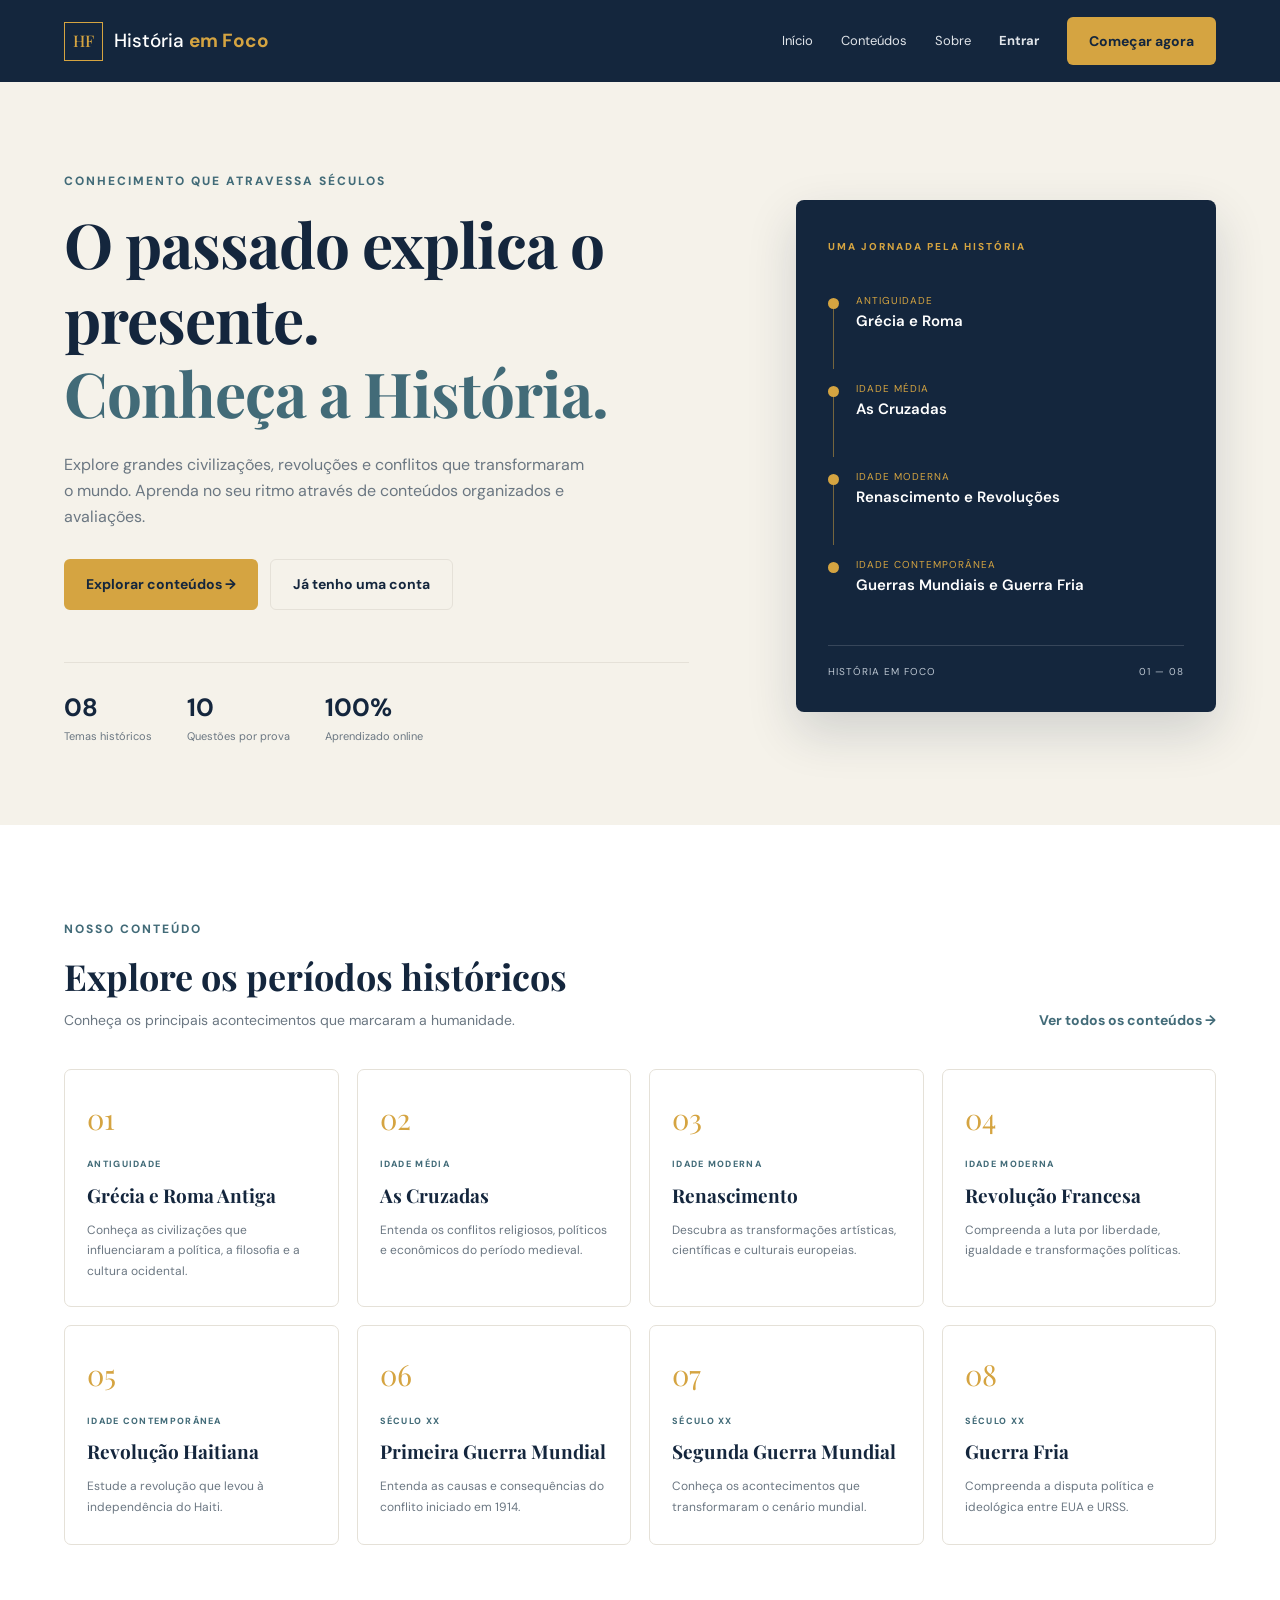
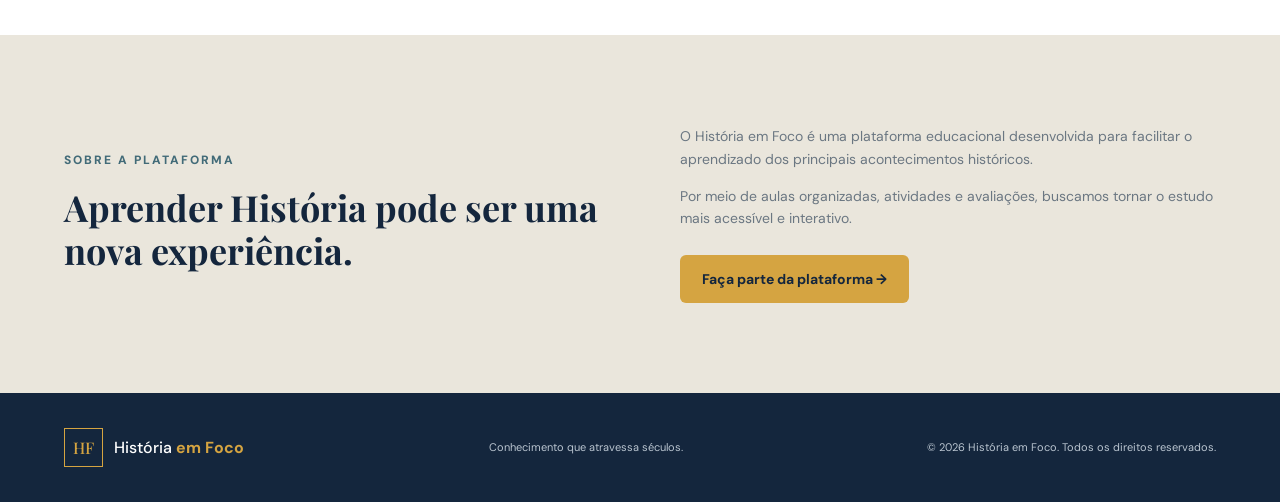
<file: index.html>
<!DOCTYPE html>
<html lang="pt-BR">

<head>
    <meta charset="UTF-8">
    <meta name="viewport" content="width=device-width, initial-scale=1.0">
    <meta name="description" content="História em Foco: uma plataforma para aprender sobre os principais acontecimentos históricos.">

    <title>História em Foco | Aprenda História</title>

    <link rel="stylesheet" href="assets/css/global.css">
    <link rel="stylesheet" href="assets/css/home.css">

    <script src="assets/js/main.js" defer></script>
</head>

<body>

    <header class="site-header">
        <div class="container header-content">

            <a href="index.html" class="logo">
                <span class="logo-icon">HF</span>
                <span>História <strong>em Foco</strong></span>
            </a>

            <button class="menu-toggle" id="menu-toggle" aria-label="Abrir menu" aria-expanded="false">
                ☰
            </button>

            <nav class="navigation" id="navigation">
                <a href="#inicio">Início</a>
                <a href="#conteudos">Conteúdos</a>
                <a href="#sobre">Sobre</a>
                <a href="pages/login.php" class="nav-login">Entrar</a>
                <a href="pages/cadastro.php" class="button button-primary">Começar agora</a>
            </nav>

        </div>
    </header>

    <main>

        <section class="hero" id="inicio">
            <div class="container hero-content">

                <div class="hero-text">
                    <span class="eyebrow">CONHECIMENTO QUE ATRAVESSA SÉCULOS</span>

                    <h1>
                        O passado explica o presente.
                        <span>Conheça a História.</span>
                    </h1>

                    <p>
                        Explore grandes civilizações, revoluções e conflitos
                        que transformaram o mundo. Aprenda no seu ritmo
                        através de conteúdos organizados e avaliações.
                    </p>

                    <div class="hero-buttons">
                        <a href="#conteudos" class="button button-primary">
                            Explorar conteúdos →
                        </a>

                        <a href="pages/login.html" class="button button-outline">
                            Já tenho uma conta
                        </a>
                    </div>

                    <div class="hero-information">
                        <div>
                            <strong>08</strong>
                            <span>Temas históricos</span>
                        </div>

                        <div>
                            <strong>10</strong>
                            <span>Questões por prova</span>
                        </div>

                        <div>
                            <strong>100%</strong>
                            <span>Aprendizado online</span>
                        </div>
                    </div>
                </div>

                <div class="hero-visual">
                    <div class="history-card">

                        <span class="history-card-label">UMA JORNADA PELA HISTÓRIA</span>

                        <div class="timeline">

                            <div class="timeline-item">
                                <span class="timeline-dot"></span>
                                <div>
                                    <small>ANTIGUIDADE</small>
                                    <strong>Grécia e Roma</strong>
                                </div>
                            </div>

                            <div class="timeline-item">
                                <span class="timeline-dot"></span>
                                <div>
                                    <small>IDADE MÉDIA</small>
                                    <strong>As Cruzadas</strong>
                                </div>
                            </div>

                            <div class="timeline-item">
                                <span class="timeline-dot"></span>
                                <div>
                                    <small>IDADE MODERNA</small>
                                    <strong>Renascimento e Revoluções</strong>
                                </div>
                            </div>

                            <div class="timeline-item">
                                <span class="timeline-dot"></span>
                                <div>
                                    <small>IDADE CONTEMPORÂNEA</small>
                                    <strong>Guerras Mundiais e Guerra Fria</strong>
                                </div>
                            </div>

                        </div>

                        <div class="history-card-footer">
                            <span>HISTÓRIA EM FOCO</span>
                            <span>01 — 08</span>
                        </div>

                    </div>
                </div>

            </div>
        </section>

        <section class="topics section-padding" id="conteudos">
            <div class="container">

                <div class="section-heading">
                    <div>
                        <span class="eyebrow">NOSSO CONTEÚDO</span>
                        <h2>Explore os períodos históricos</h2>
                        <p>Conheça os principais acontecimentos que marcaram a humanidade.</p>
                    </div>

                    <a href="pages/cursos.html" class="text-link">
                        Ver todos os conteúdos →
                    </a>
                </div>

                <div class="topics-grid">

                    <article class="topic-card">
                        <span class="topic-number">01</span>
                        <span class="topic-period">ANTIGUIDADE</span>
                        <h3>Grécia e Roma Antiga</h3>
                        <p>Conheça as civilizações que influenciaram a política, a filosofia e a cultura ocidental.</p>
                    </article>

                    <article class="topic-card">
                        <span class="topic-number">02</span>
                        <span class="topic-period">IDADE MÉDIA</span>
                        <h3>As Cruzadas</h3>
                        <p>Entenda os conflitos religiosos, políticos e econômicos do período medieval.</p>
                    </article>

                    <article class="topic-card">
                        <span class="topic-number">03</span>
                        <span class="topic-period">IDADE MODERNA</span>
                        <h3>Renascimento</h3>
                        <p>Descubra as transformações artísticas, científicas e culturais europeias.</p>
                    </article>

                    <article class="topic-card">
                        <span class="topic-number">04</span>
                        <span class="topic-period">IDADE MODERNA</span>
                        <h3>Revolução Francesa</h3>
                        <p>Compreenda a luta por liberdade, igualdade e transformações políticas.</p>
                    </article>

                    <article class="topic-card">
                        <span class="topic-number">05</span>
                        <span class="topic-period">IDADE CONTEMPORÂNEA</span>
                        <h3>Revolução Haitiana</h3>
                        <p>Estude a revolução que levou à independência do Haiti.</p>
                    </article>

                    <article class="topic-card">
                        <span class="topic-number">06</span>
                        <span class="topic-period">SÉCULO XX</span>
                        <h3>Primeira Guerra Mundial</h3>
                        <p>Entenda as causas e consequências do conflito iniciado em 1914.</p>
                    </article>

                    <article class="topic-card">
                        <span class="topic-number">07</span>
                        <span class="topic-period">SÉCULO XX</span>
                        <h3>Segunda Guerra Mundial</h3>
                        <p>Conheça os acontecimentos que transformaram o cenário mundial.</p>
                    </article>

                    <article class="topic-card">
                        <span class="topic-number">08</span>
                        <span class="topic-period">SÉCULO XX</span>
                        <h3>Guerra Fria</h3>
                        <p>Compreenda a disputa política e ideológica entre EUA e URSS.</p>
                    </article>

                </div>

            </div>
        </section>

        <section class="about section-padding" id="sobre">
            <div class="container about-content">

                <div>
                    <span class="eyebrow">SOBRE A PLATAFORMA</span>
                    <h2>Aprender História pode ser uma nova experiência.</h2>
                </div>

                <div>
                    <p>
                        O História em Foco é uma plataforma educacional
                        desenvolvida para facilitar o aprendizado dos
                        principais acontecimentos históricos.
                    </p>

                    <p>
                        Por meio de aulas organizadas, atividades e
                        avaliações, buscamos tornar o estudo mais
                        acessível e interativo.
                    </p>

                    <a href="pages/cadastro.html" class="button button-primary">
                        Faça parte da plataforma →
                    </a>
                </div>

            </div>
        </section>

    </main>

    <footer class="site-footer">
        <div class="container footer-content">

            <a href="index.html" class="logo footer-logo">
                <span class="logo-icon">HF</span>
                <span>História <strong>em Foco</strong></span>
            </a>

            <p>Conhecimento que atravessa séculos.</p>

            <span>© <span id="current-year"></span> História em Foco. Todos os direitos reservados.</span>

        </div>
    </footer>

</body>
</html>
</file>
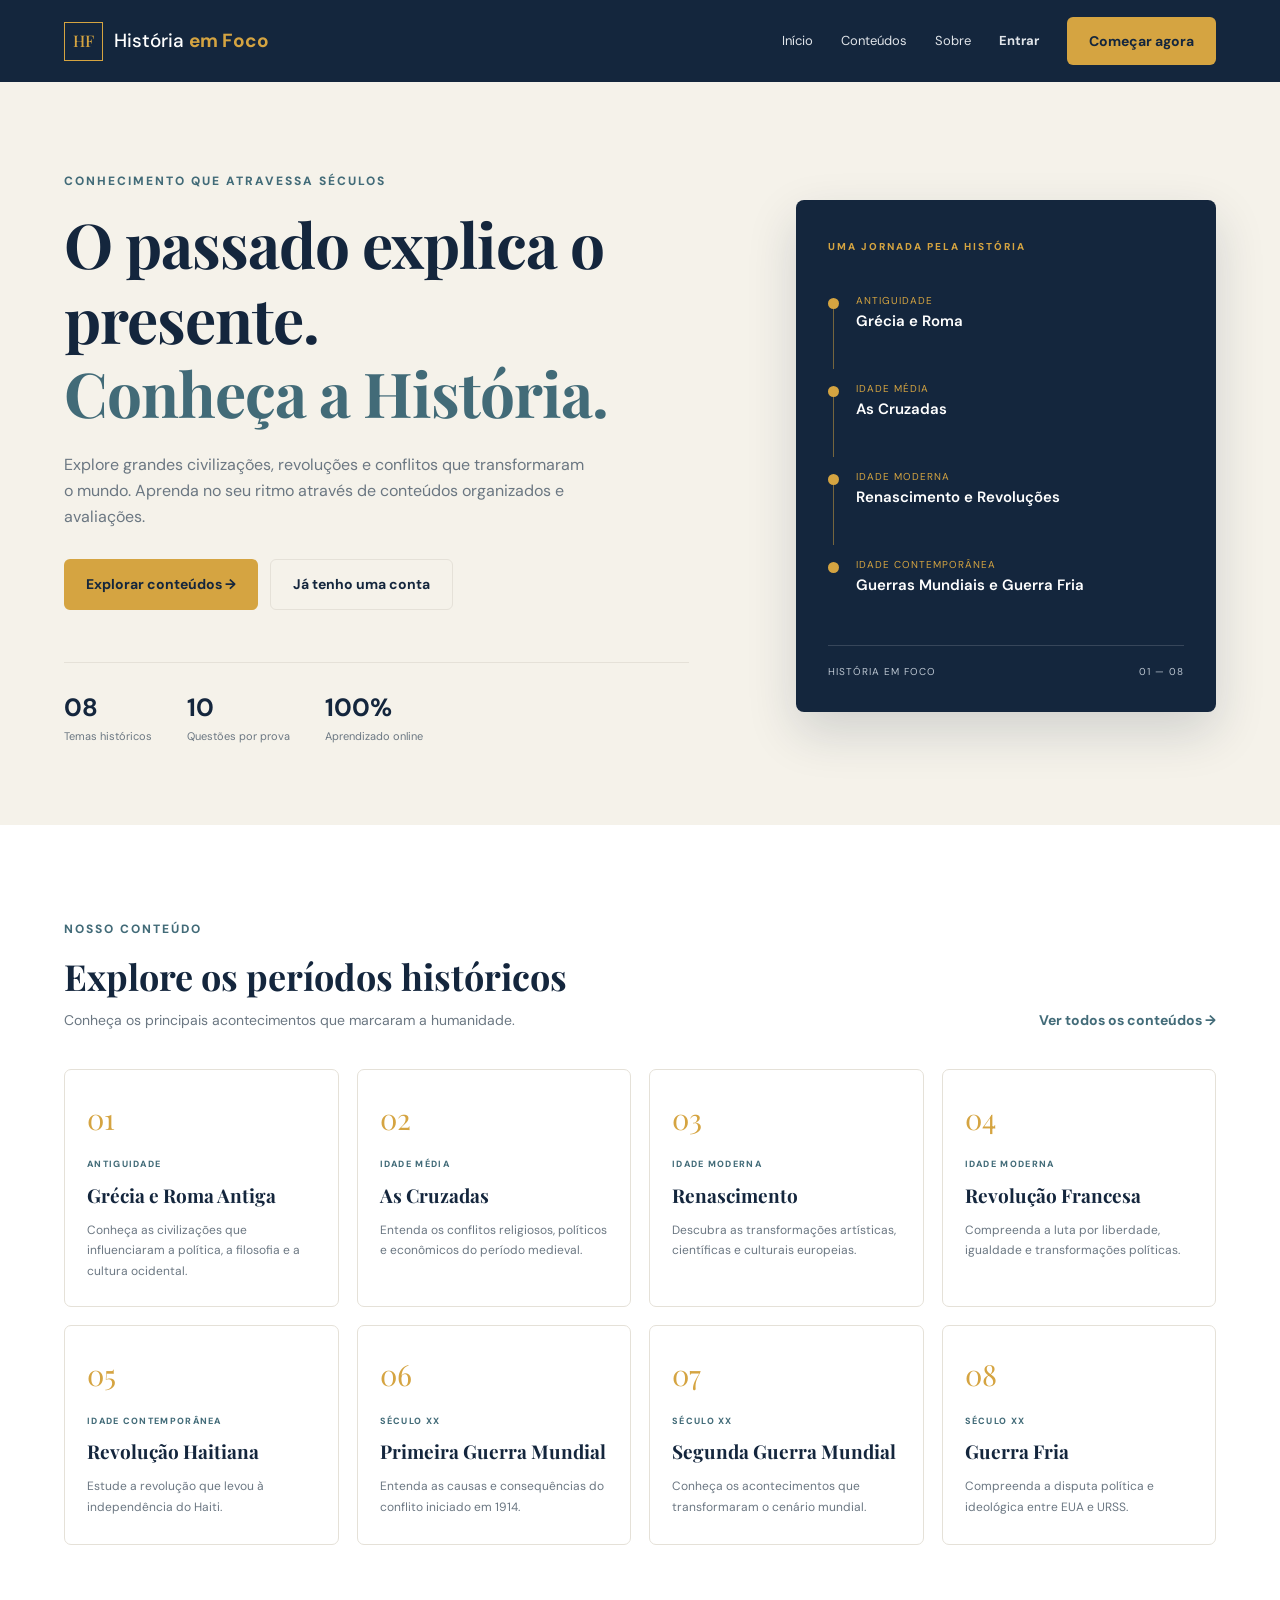
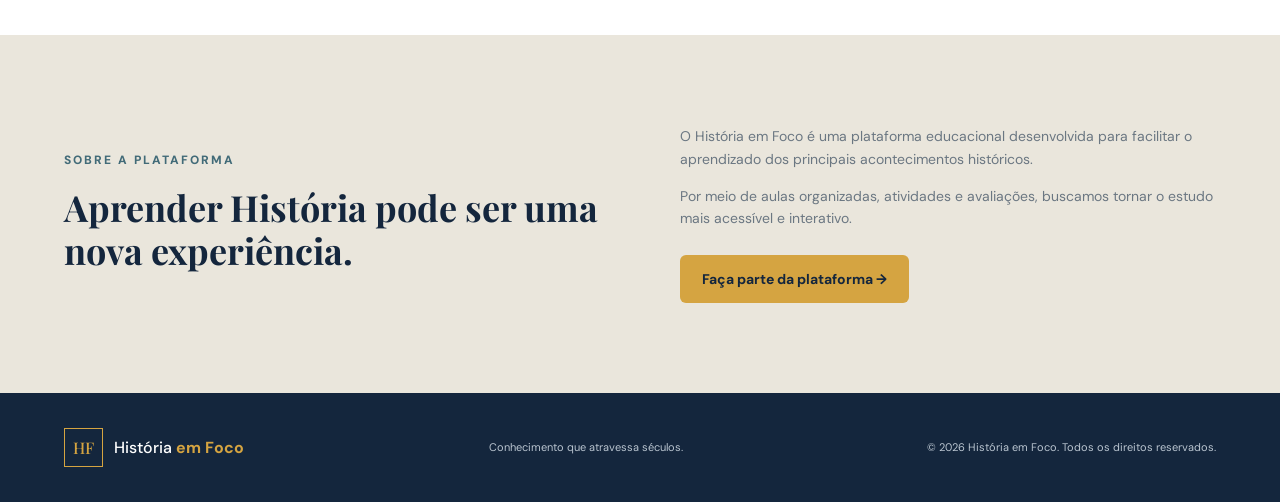
<file: Hist-ria-em-foco-main/index.html>
<!DOCTYPE html>
<html lang="pt-BR">

<head>
    <meta charset="UTF-8">
    <meta name="viewport" content="width=device-width, initial-scale=1.0">
    <meta name="description" content="História em Foco: uma plataforma para aprender sobre os principais acontecimentos históricos.">

    <title>História em Foco | Aprenda História</title>

    <link rel="stylesheet" href="assets/css/global.css">
    <link rel="stylesheet" href="assets/css/home.css">

    <script src="assets/js/main.js" defer></script>
</head>

<body>

    <header class="site-header">
        <div class="container header-content">

            <a href="index.html" class="logo">
                <span class="logo-icon">HF</span>
                <span>História <strong>em Foco</strong></span>
            </a>

            <button class="menu-toggle" id="menu-toggle" aria-label="Abrir menu" aria-expanded="false">
                ☰
            </button>

            <nav class="navigation" id="navigation">
                <a href="#inicio">Início</a>
                <a href="#conteudos">Conteúdos</a>
                <a href="#sobre">Sobre</a>
                <a href="pages/login.php" class="nav-login">Entrar</a>
                <a href="pages/cadastro.php" class="button button-primary">Começar agora</a>
            </nav>

        </div>
    </header>

    <main>

        <section class="hero" id="inicio">
            <div class="container hero-content">

                <div class="hero-text">
                    <span class="eyebrow">CONHECIMENTO QUE ATRAVESSA SÉCULOS</span>

                    <h1>
                        O passado explica o presente.
                        <span>Conheça a História.</span>
                    </h1>

                    <p>
                        Explore grandes civilizações, revoluções e conflitos
                        que transformaram o mundo. Aprenda no seu ritmo
                        através de conteúdos organizados e avaliações.
                    </p>

                    <div class="hero-buttons">
                        <a href="#conteudos" class="button button-primary">
                            Explorar conteúdos →
                        </a>

                        <a href="pages/login.php" class="button button-outline">
                            Já tenho uma conta
                        </a>
                    </div>

                    <div class="hero-information">
                        <div>
                            <strong>08</strong>
                            <span>Temas históricos</span>
                        </div>

                        <div>
                            <strong>10</strong>
                            <span>Questões por prova</span>
                        </div>

                        <div>
                            <strong>100%</strong>
                            <span>Aprendizado online</span>
                        </div>
                    </div>
                </div>

                <div class="hero-visual">
                    <div class="history-card">

                        <span class="history-card-label">UMA JORNADA PELA HISTÓRIA</span>

                        <div class="timeline">

                            <div class="timeline-item">
                                <span class="timeline-dot"></span>
                                <div>
                                    <small>ANTIGUIDADE</small>
                                    <strong>Grécia e Roma</strong>
                                </div>
                            </div>

                            <div class="timeline-item">
                                <span class="timeline-dot"></span>
                                <div>
                                    <small>IDADE MÉDIA</small>
                                    <strong>As Cruzadas</strong>
                                </div>
                            </div>

                            <div class="timeline-item">
                                <span class="timeline-dot"></span>
                                <div>
                                    <small>IDADE MODERNA</small>
                                    <strong>Renascimento e Revoluções</strong>
                                </div>
                            </div>

                            <div class="timeline-item">
                                <span class="timeline-dot"></span>
                                <div>
                                    <small>IDADE CONTEMPORÂNEA</small>
                                    <strong>Guerras Mundiais e Guerra Fria</strong>
                                </div>
                            </div>

                        </div>

                        <div class="history-card-footer">
                            <span>HISTÓRIA EM FOCO</span>
                            <span>01 — 08</span>
                        </div>

                    </div>
                </div>

            </div>
        </section>

        <section class="topics section-padding" id="conteudos">
            <div class="container">

                <div class="section-heading">
                    <div>
                        <span class="eyebrow">NOSSO CONTEÚDO</span>
                        <h2>Explore os períodos históricos</h2>
                        <p>Conheça os principais acontecimentos que marcaram a humanidade.</p>
                    </div>

                    <a href="pages/cursos.php" class="text-link">
                        Ver todos os conteúdos →
                    </a>
                </div>

                <div class="topics-grid">

                    <article class="topic-card">
                        <span class="topic-number">01</span>
                        <span class="topic-period">ANTIGUIDADE</span>
                        <h3>Grécia e Roma Antiga</h3>
                        <p>Conheça as civilizações que influenciaram a política, a filosofia e a cultura ocidental.</p>
                    </article>

                    <article class="topic-card">
                        <span class="topic-number">02</span>
                        <span class="topic-period">IDADE MÉDIA</span>
                        <h3>As Cruzadas</h3>
                        <p>Entenda os conflitos religiosos, políticos e econômicos do período medieval.</p>
                    </article>

                    <article class="topic-card">
                        <span class="topic-number">03</span>
                        <span class="topic-period">IDADE MODERNA</span>
                        <h3>Renascimento</h3>
                        <p>Descubra as transformações artísticas, científicas e culturais europeias.</p>
                    </article>

                    <article class="topic-card">
                        <span class="topic-number">04</span>
                        <span class="topic-period">IDADE MODERNA</span>
                        <h3>Revolução Francesa</h3>
                        <p>Compreenda a luta por liberdade, igualdade e transformações políticas.</p>
                    </article>

                    <article class="topic-card">
                        <span class="topic-number">05</span>
                        <span class="topic-period">IDADE CONTEMPORÂNEA</span>
                        <h3>Revolução Haitiana</h3>
                        <p>Estude a revolução que levou à independência do Haiti.</p>
                    </article>

                    <article class="topic-card">
                        <span class="topic-number">06</span>
                        <span class="topic-period">SÉCULO XX</span>
                        <h3>Primeira Guerra Mundial</h3>
                        <p>Entenda as causas e consequências do conflito iniciado em 1914.</p>
                    </article>

                    <article class="topic-card">
                        <span class="topic-number">07</span>
                        <span class="topic-period">SÉCULO XX</span>
                        <h3>Segunda Guerra Mundial</h3>
                        <p>Conheça os acontecimentos que transformaram o cenário mundial.</p>
                    </article>

                    <article class="topic-card">
                        <span class="topic-number">08</span>
                        <span class="topic-period">SÉCULO XX</span>
                        <h3>Guerra Fria</h3>
                        <p>Compreenda a disputa política e ideológica entre EUA e URSS.</p>
                    </article>

                </div>

            </div>
        </section>

        <section class="about section-padding" id="sobre">
            <div class="container about-content">

                <div>
                    <span class="eyebrow">SOBRE A PLATAFORMA</span>
                    <h2>Aprender História pode ser uma nova experiência.</h2>
                </div>

                <div>
                    <p>
                        O História em Foco é uma plataforma educacional
                        desenvolvida para facilitar o aprendizado dos
                        principais acontecimentos históricos.
                    </p>

                    <p>
                        Por meio de aulas organizadas, atividades e
                        avaliações, buscamos tornar o estudo mais
                        acessível e interativo.
                    </p>

                    <a href="pages/cadastro.php" class="button button-primary">
                        Faça parte da plataforma →
                    </a>
                </div>

            </div>
        </section>

    </main>

    <footer class="site-footer">
        <div class="container footer-content">

            <a href="index.html" class="logo footer-logo">
                <span class="logo-icon">HF</span>
                <span>História <strong>em Foco</strong></span>
            </a>

            <p>Conhecimento que atravessa séculos.</p>

            <span>© <span id="current-year"></span> História em Foco. Todos os direitos reservados.</span>

        </div>
    </footer>

</body>
</html>
</file>
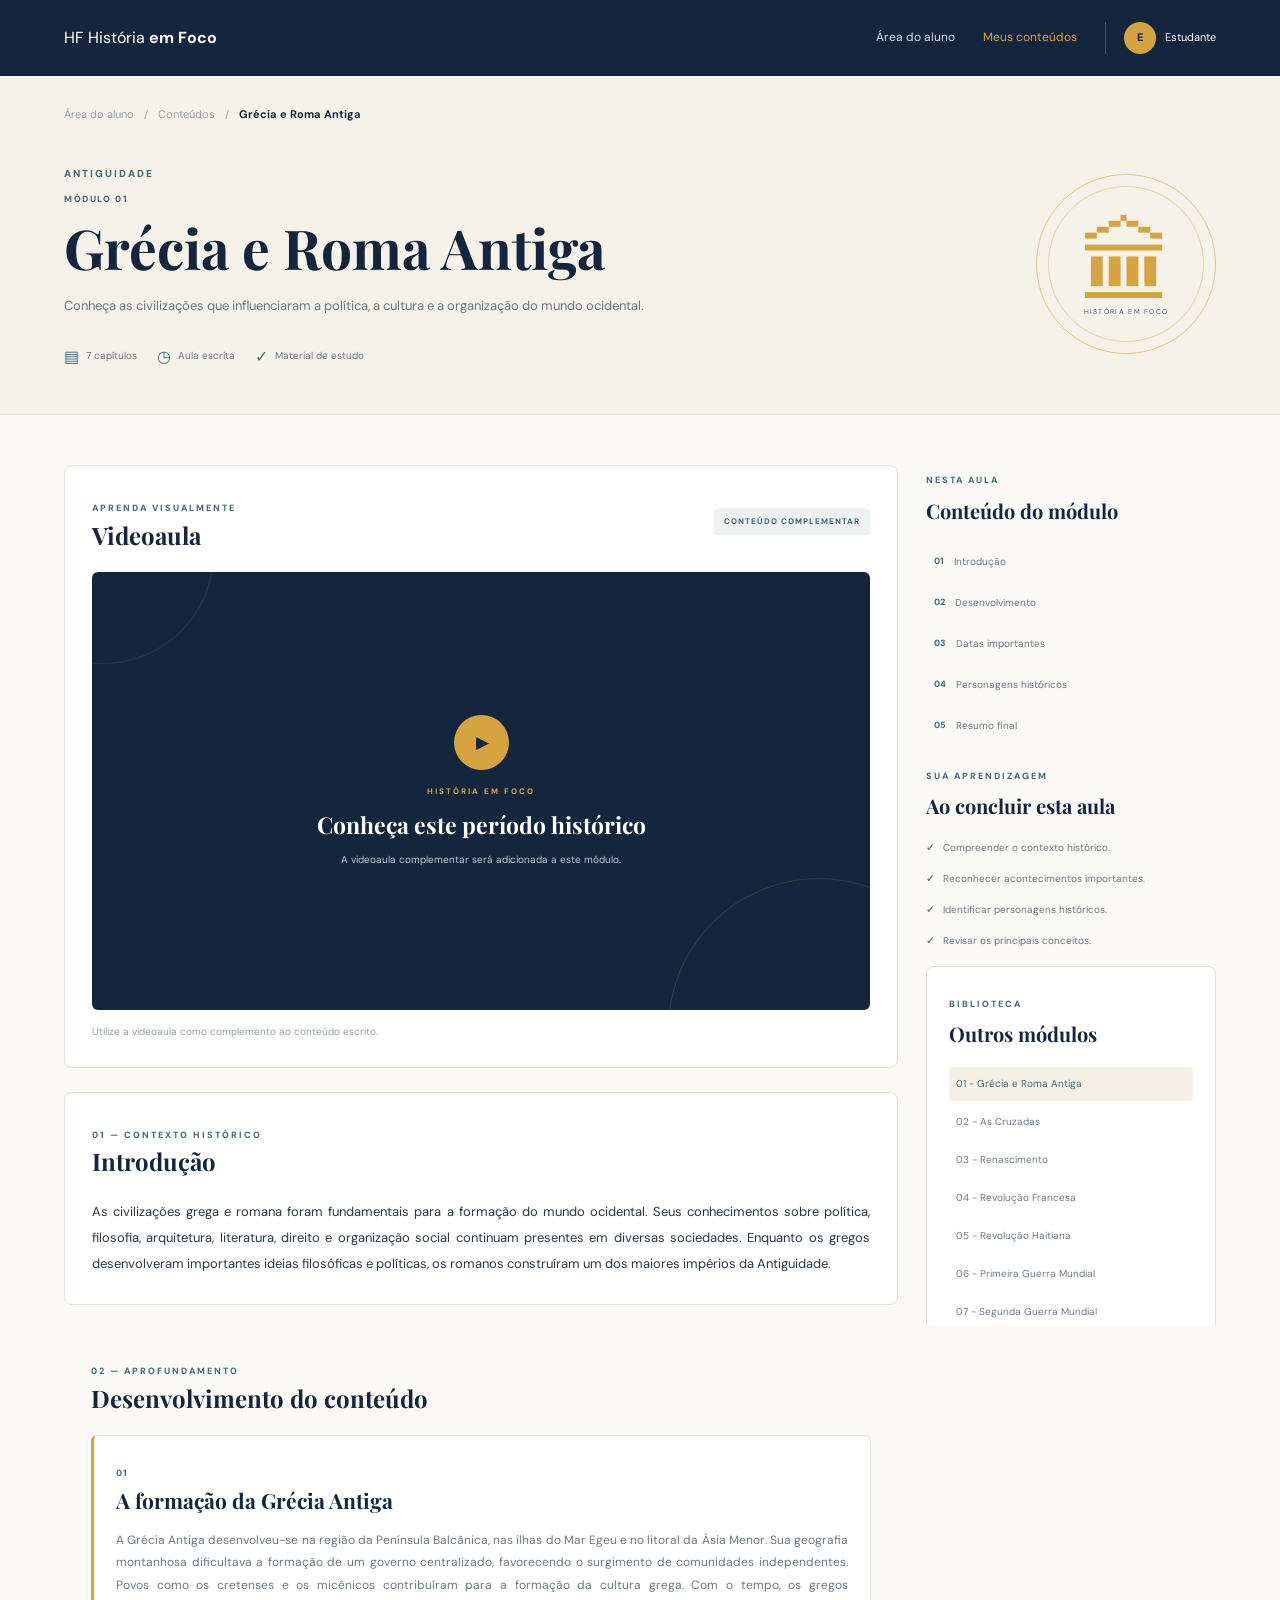
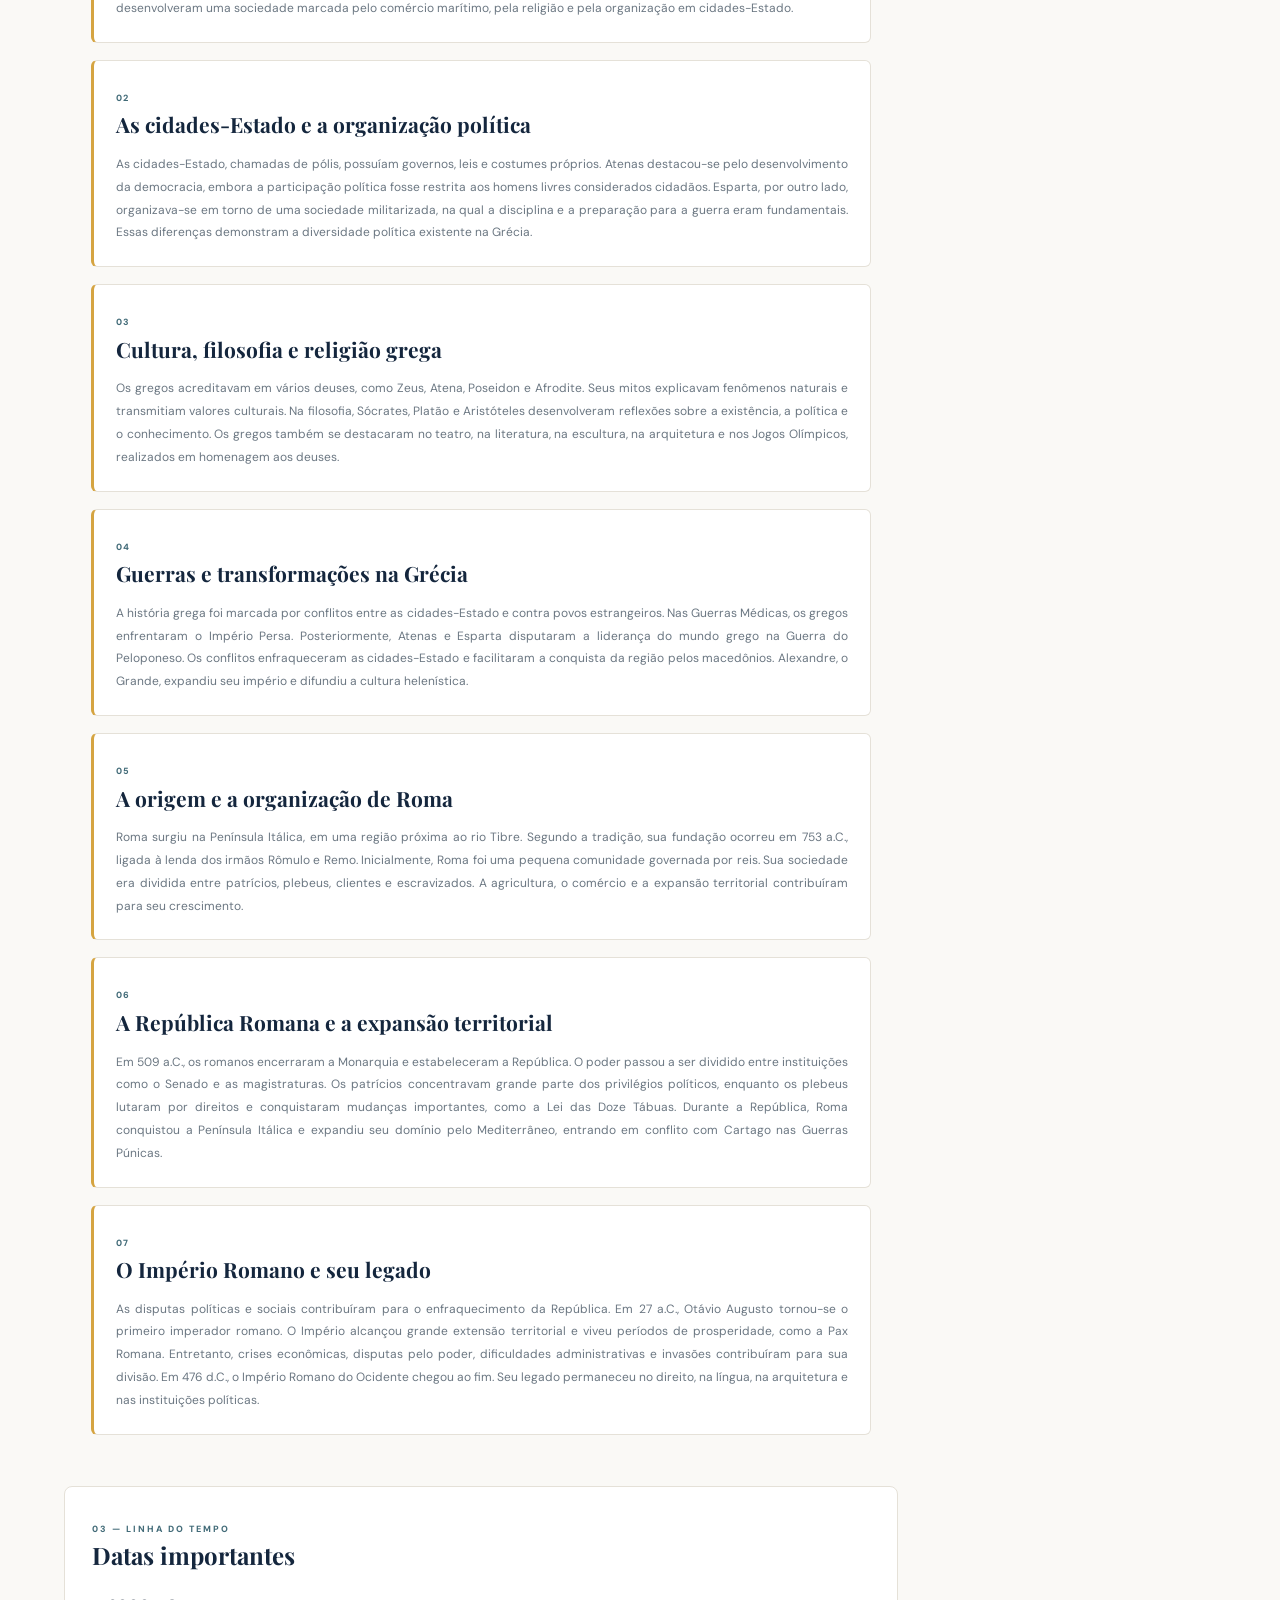
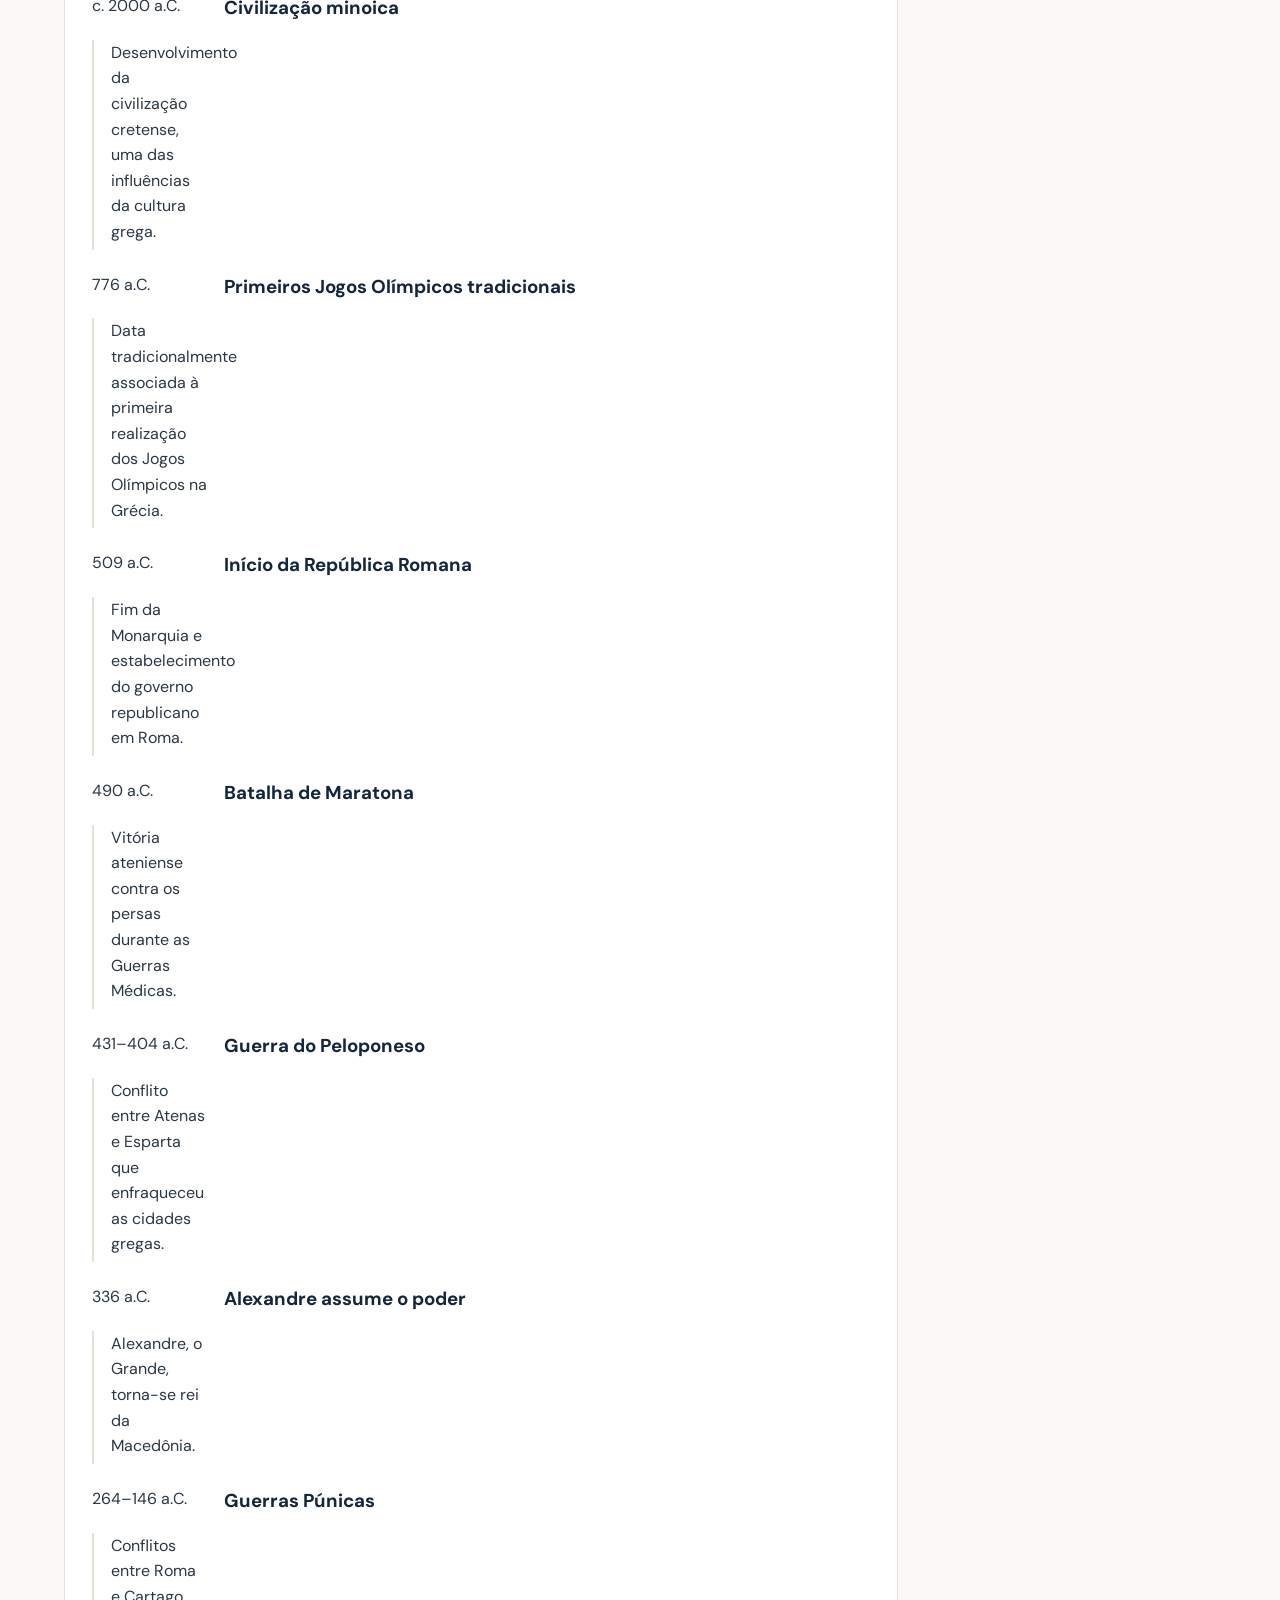
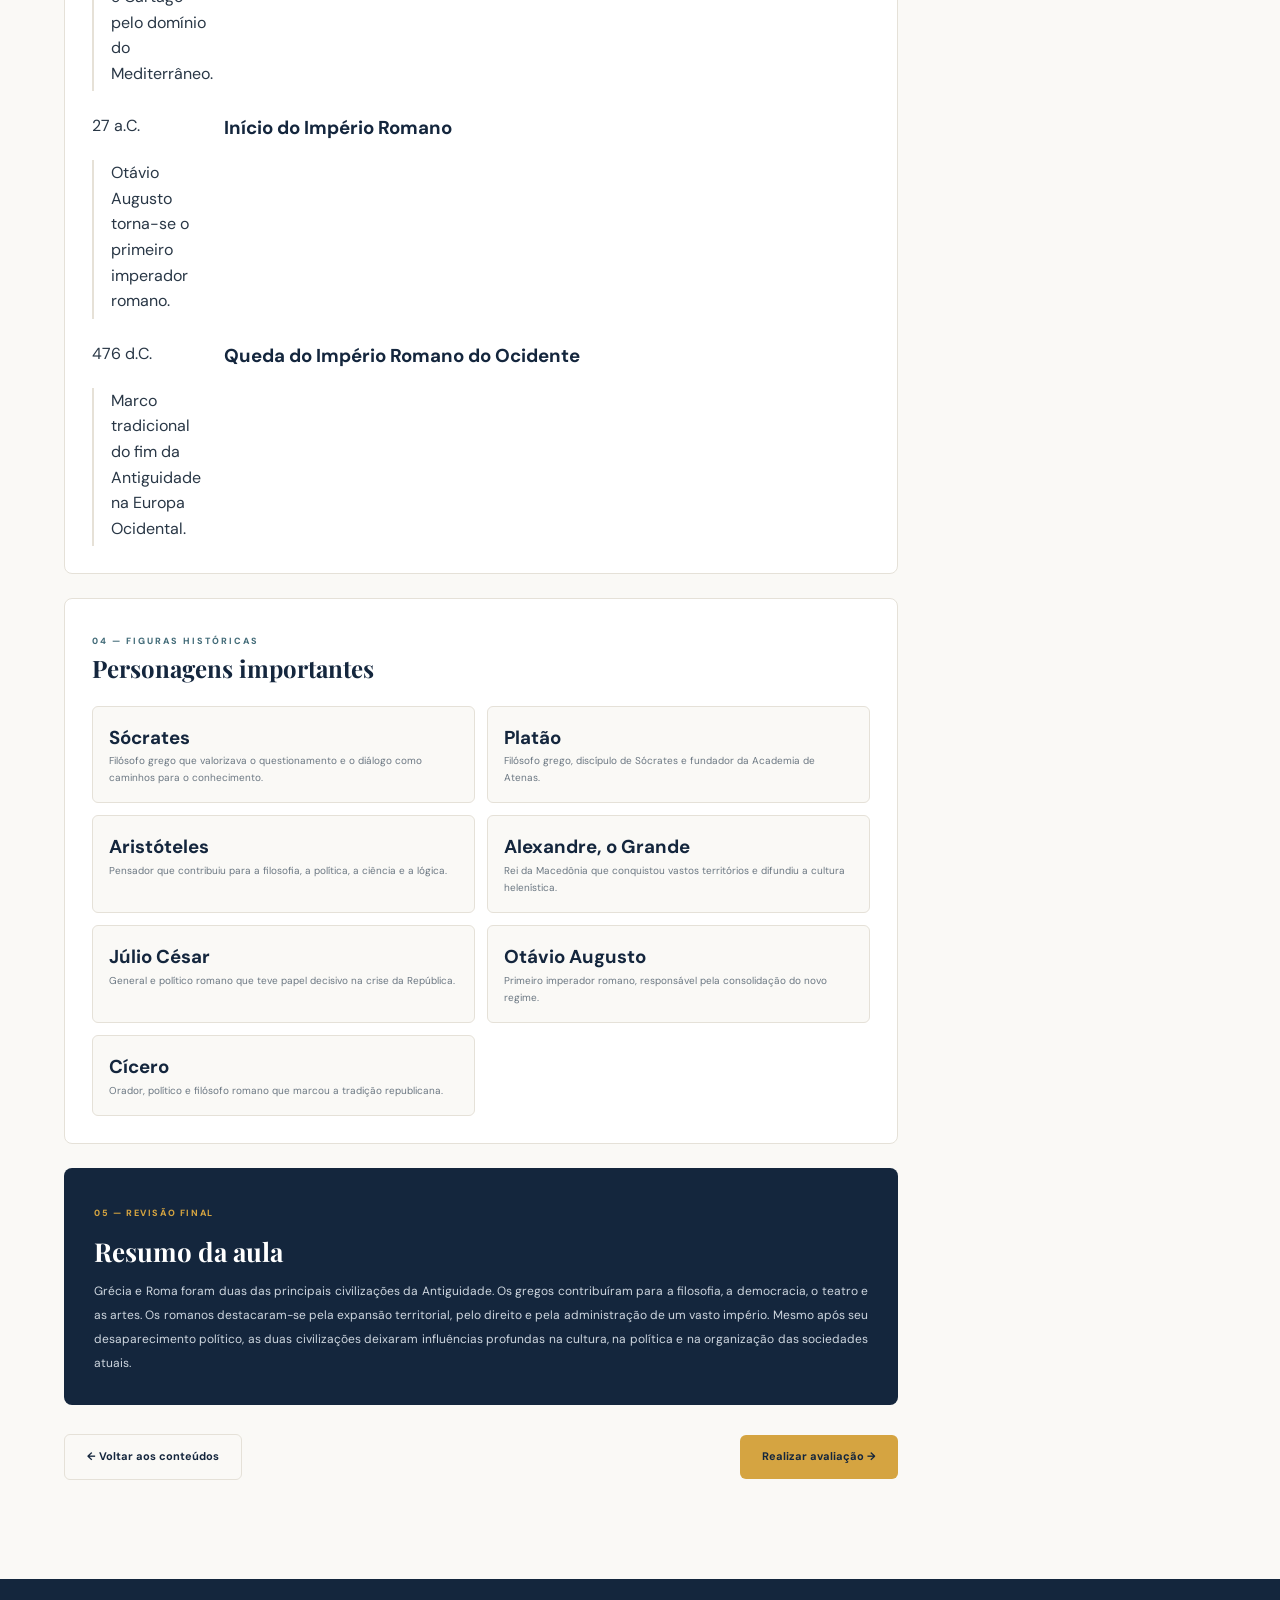
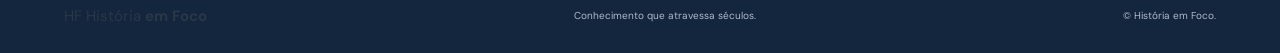
<file: pages/aula.html>
<!DOCTYPE html>
<html lang="pt-BR">

<head>
    <meta charset="UTF-8">
    <meta name="viewport" content="width=device-width, initial-scale=1.0">

    <meta name="description" content="Estude História com aulas organizadas, conteúdos e materiais complementares.">

    <title>Aula | História em Foco</title>

    <link rel="stylesheet" href="../assets/css/global.css">
    <link rel="stylesheet" href="../assets/css/aula.css">

    <script src="../assets/js/aula.js" defer></script>
</head>

<body class="lesson-page">

    <header class="lesson-header">

        <div class="lesson-header-content">

            <a href="../index.html" class="logo">
                <span class="logo-icon">HF</span>
                <span>História <strong>em Foco</strong></span>
            </a>

            <nav class="lesson-header-navigation">

                <a href="dashboard.html">Área do aluno</a>

                <a href="cursos.html" class="lesson-nav-highlight">
                    Meus conteúdos
                </a>

                <div class="lesson-user">
                    <span class="lesson-user-avatar">E</span>
                    <span>Estudante</span>
                </div>

            </nav>

        </div>

    </header>

    <main>

        <section class="lesson-hero">

            <div class="lesson-container">

                <div class="lesson-breadcrumb">
                    <a href="dashboard.html">Área do aluno</a>
                    <span>/</span>
                    <a href="cursos.html">Conteúdos</a>
                    <span>/</span>
                    <strong id="lesson-breadcrumb-title">Aula</strong>
                </div>

                <div class="lesson-hero-content">

                    <div class="lesson-hero-text">

                        <span class="eyebrow" id="lesson-category">
                            CONTEÚDO HISTÓRICO
                        </span>

                        <div class="lesson-module-number" id="lesson-number">
                            MÓDULO 01
                        </div>

                        <h1 id="lesson-title">
                            Carregando conteúdo...
                        </h1>

                        <p id="lesson-short-description">
                            Prepare-se para explorar este período histórico.
                        </p>

                        <div class="lesson-meta">

                            <span>
                                <span class="meta-symbol">▤</span>
                                <span id="lesson-section-count">3 capítulos</span>
                            </span>

                            <span>
                                <span class="meta-symbol">◷</span>
                                Aula escrita
                            </span>

                            <span>
                                <span class="meta-symbol">✓</span>
                                Material de estudo
                            </span>

                        </div>

                    </div>

                    <div class="lesson-hero-decoration">
                        <span id="lesson-hero-letter">H</span>
                        <small>HISTÓRIA EM FOCO</small>
                    </div>

                </div>

            </div>

        </section>

        <section class="lesson-main-area">

            <div class="lesson-container lesson-layout">

                <div class="lesson-main-column">

                    <!-- VIDEOAULA -->

                    <section class="lesson-video-card">

                        <div class="lesson-section-heading">
                            <div>
                                <span class="eyebrow">APRENDA VISUALMENTE</span>
                                <h2>Videoaula</h2>
                            </div>

                            <span class="video-badge">
                                CONTEÚDO COMPLEMENTAR
                            </span>
                        </div>

                        <div class="lesson-video-frame">

                            <iframe
                                id="lesson-video"
                                title="Videoaula de História"
                                hidden
                                allow="accelerometer; autoplay; clipboard-write; encrypted-media; gyroscope; picture-in-picture; web-share"
                                referrerpolicy="strict-origin-when-cross-origin"
                                allowfullscreen
                            ></iframe>

                            <div class="video-placeholder" id="video-placeholder">

                                <div class="video-placeholder-symbol">▶</div>

                                <span class="video-placeholder-label">
                                    HISTÓRIA EM FOCO
                                </span>

                                <h3>Conheça este período histórico</h3>

                                <p>
                                    A videoaula complementar será adicionada
                                    a este módulo.
                                </p>

                            </div>

                        </div>

                        <p class="video-caption">
                            Utilize a videoaula como complemento ao conteúdo escrito.
                        </p>

                    </section>

                    <!-- INTRODUÇÃO -->

                    <section class="lesson-text-card" id="lesson-intro">

                        <div class="lesson-section-heading">
                            <div>
                                <span class="eyebrow">01 — CONTEXTO HISTÓRICO</span>
                                <h2>Introdução</h2>
                            </div>
                        </div>

                        <p id="lesson-introduction"></p>

                    </section>

                    <!-- DESENVOLVIMENTO -->

                    <section class="lesson-development" id="lesson-content">

                        <div class="lesson-section-heading">
                            <div>
                                <span class="eyebrow">02 — APROFUNDAMENTO</span>
                                <h2>Desenvolvimento do conteúdo</h2>
                            </div>
                        </div>

                        <div class="lesson-sections-list" id="lesson-sections"></div>

                    </section>

                    <!-- DATAS IMPORTANTES -->

                    <section class="lesson-text-card" id="lesson-timeline">

                        <div class="lesson-section-heading">
                            <div>
                                <span class="eyebrow">03 — LINHA DO TEMPO</span>
                                <h2>Datas importantes</h2>
                            </div>
                        </div>

                        <div class="lesson-dates-list" id="lesson-dates"></div>

                    </section>

                    <!-- PERSONAGENS -->

                    <section class="lesson-text-card" id="lesson-characters">

                        <div class="lesson-section-heading">
                            <div>
                                <span class="eyebrow">04 — FIGURAS HISTÓRICAS</span>
                                <h2>Personagens importantes</h2>
                            </div>
                        </div>

                        <div class="lesson-people-grid" id="lesson-people"></div>

                    </section>

                    <!-- RESUMO -->

                    <section class="lesson-summary-card" id="lesson-summary-section">

                        <span class="lesson-summary-label">
                            05 — REVISÃO FINAL
                        </span>

                        <h2>Resumo da aula</h2>

                        <p id="lesson-summary"></p>

                    </section>

                    <!-- NAVEGAÇÃO -->

                    <div class="lesson-bottom-navigation">

                        <a href="cursos.html" class="button button-outline">
                            ← Voltar aos conteúdos
                        </a>

                        <a
                            href="prova.html"
                            class="button button-primary"
                            id="start-exam"
                        >
                            Realizar avaliação →
                        </a>

                    </div>

                    <div class="lesson-module-navigation">

                        <a href="#" id="previous-module" hidden>
                            ← Módulo anterior
                        </a>

                        <a href="#" id="next-module" hidden>
                            Próximo módulo →
                        </a>

                    </div>

                </div>

                <!-- MENU LATERAL -->

                <aside class="lesson-sidebar">

                    <div class="lesson-sidebar-card">

                        <span class="eyebrow">NESTA AULA</span>

                        <h3>Conteúdo do módulo</h3>

                        <nav class="lesson-outline">

                            <a href="#lesson-intro">
                                <span>01</span>
                                Introdução
                            </a>

                            <a href="#lesson-content">
                                <span>02</span>
                                Desenvolvimento
                            </a>

                            <a href="#lesson-timeline">
                                <span>03</span>
                                Datas importantes
                            </a>

                            <a href="#lesson-characters">
                                <span>04</span>
                                Personagens históricos
                            </a>

                            <a href="#lesson-summary-section">
                                <span>05</span>
                                Resumo final
                            </a>

                        </nav>

                    </div>

                    <div class="lesson-sidebar-card">

                        <span class="eyebrow">SUA APRENDIZAGEM</span>

                        <h3>Ao concluir esta aula</h3>

                        <ul class="lesson-learning-list">

                            <li>
                                <span>✓</span>
                                Compreender o contexto histórico.
                            </li>

                            <li>
                                <span>✓</span>
                                Reconhecer acontecimentos importantes.
                            </li>

                            <li>
                                <span>✓</span>
                                Identificar personagens históricos.
                            </li>

                            <li>
                                <span>✓</span>
                                Revisar os principais conceitos.
                            </li>

                        </ul>

                    </div>

                    <div class="lesson-all-modules">

                        <span class="eyebrow">BIBLIOTECA</span>

                        <h3>Outros módulos</h3>

                        <nav id="lesson-module-list"></nav>

                    </div>

                </aside>

            </div>

        </section>

    </main>

    <footer class="lesson-footer">

        <div class="lesson-container lesson-footer-content">

            <a href="../index.html" class="logo">
                <span class="logo-icon">HF</span>
                <span>História <strong>em Foco</strong></span>
            </a>

            <p>Conhecimento que atravessa séculos.</p>

            <span>
                © <span id="current-year"></span> História em Foco.
            </span>

        </div>

    </footer>

    <div class="lesson-toast" id="lesson-toast" role="status" aria-live="polite"></div>

</body>
</html>
</file>
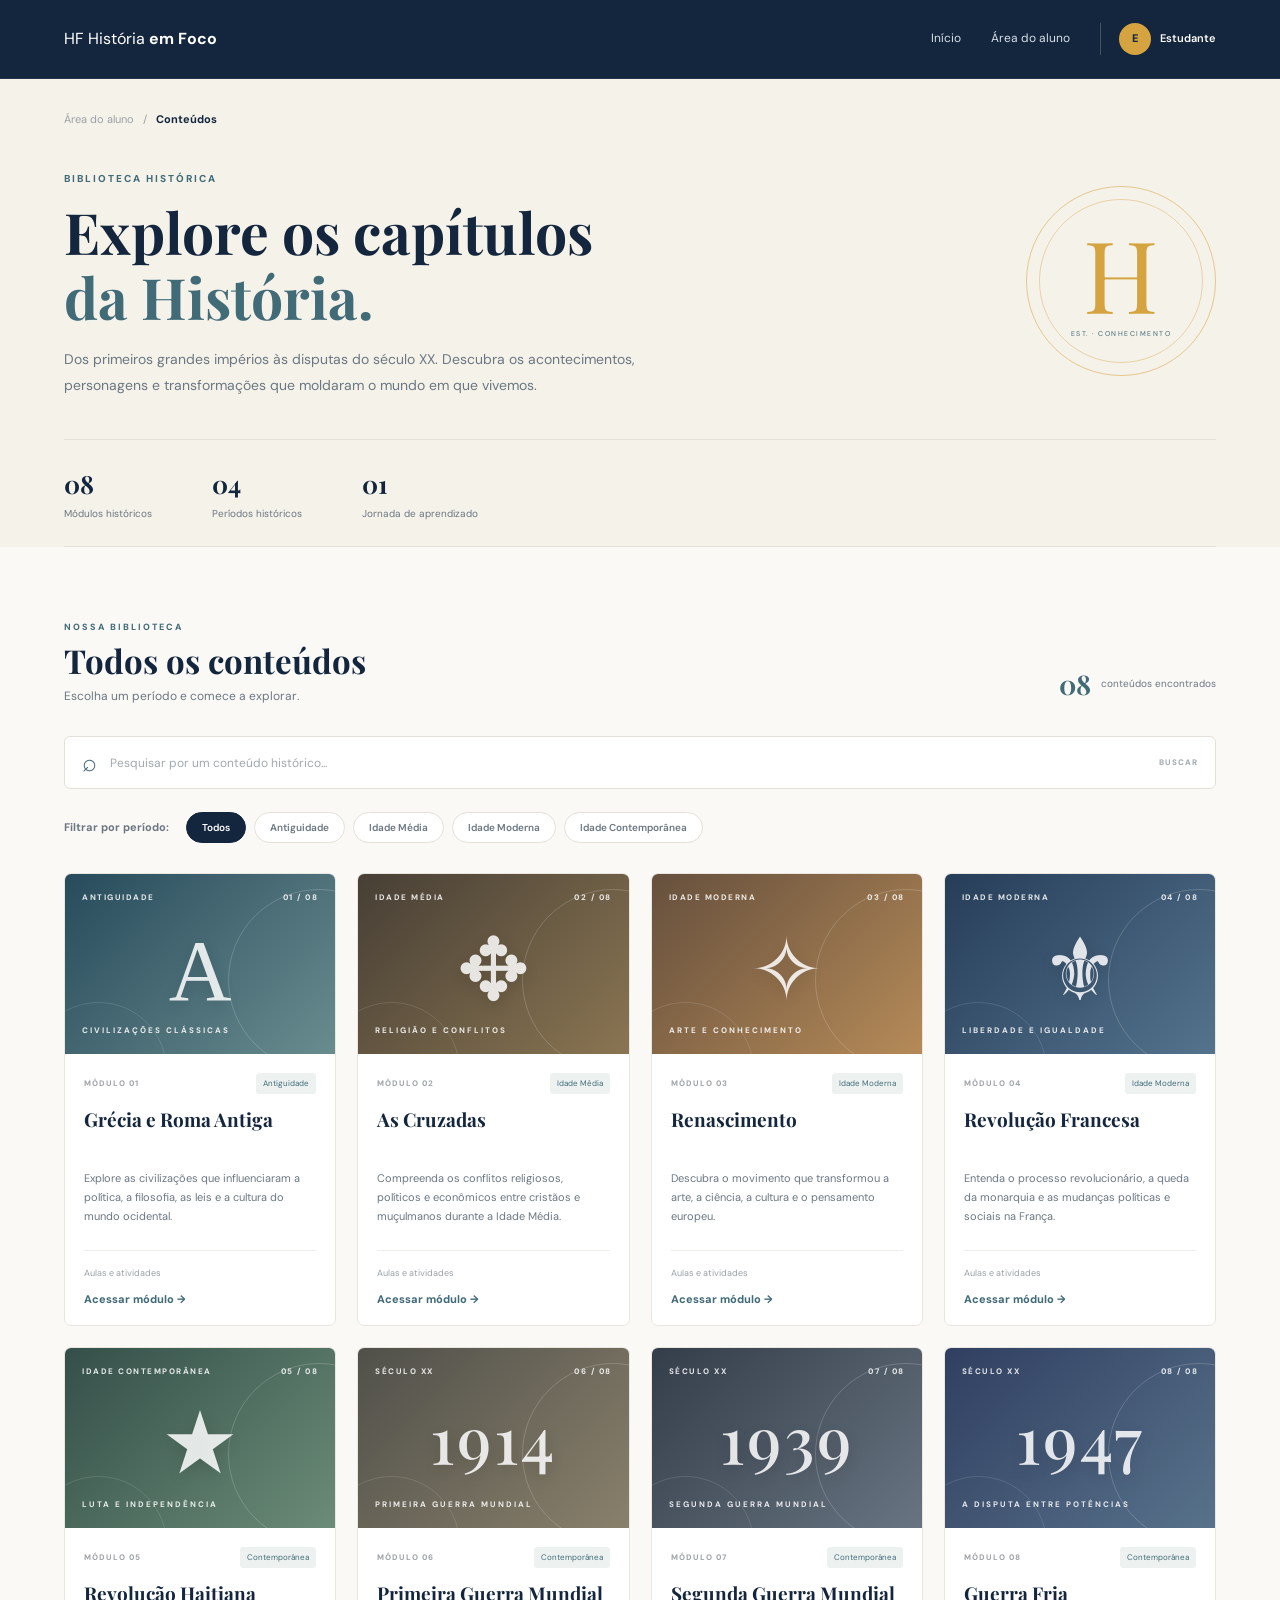
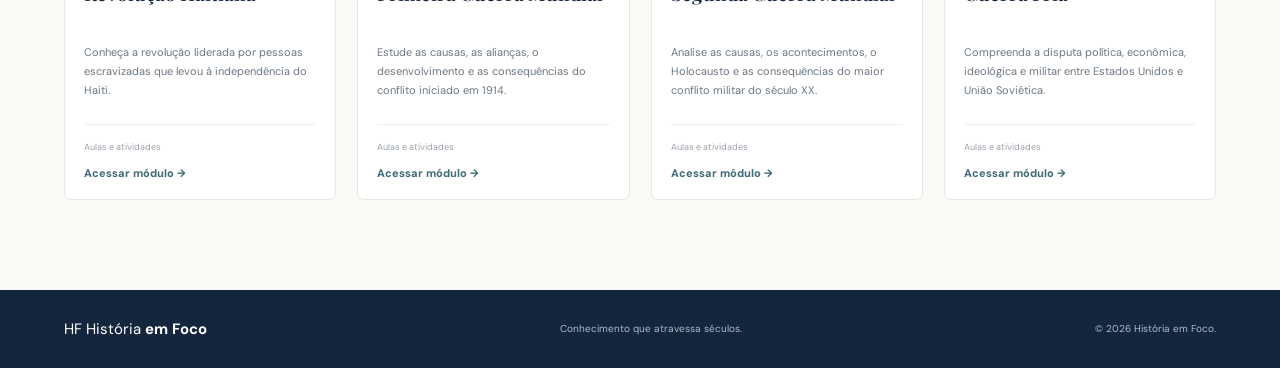
<file: pages/cursos.html>
<!DOCTYPE html>
<html lang="pt-BR">

<head>
    <meta charset="UTF-8">
    <meta name="viewport" content="width=device-width, initial-scale=1.0">

    <meta name="description" content="Explore os módulos históricos da plataforma História em Foco.">

    <title>Conteúdos | História em Foco</title>

    <link rel="stylesheet" href="../assets/css/global.css">
    <link rel="stylesheet" href="../assets/css/cursos.css">

    <script src="../assets/js/cursos.js" defer></script>
</head>

<body class="courses-page">

    <!-- CABEÇALHO -->

    <header class="courses-header">

        <div class="courses-header-content">

            <a href="../index.html" class="logo">
                <span class="logo-icon">HF</span>
                <span>História <strong>em Foco</strong></span>
            </a>

            <nav class="courses-navigation">

                <a href="../index.html">Início</a>

                <a href="dashboard.html">
                    Área do aluno
                </a>

                <span class="course-user">
                    <span class="course-user-avatar">E</span>
                    Estudante
                </span>

            </nav>

        </div>

    </header>

    <main>

        <!-- INTRODUÇÃO -->

        <section class="courses-hero">

            <div class="courses-container">

                <div class="courses-breadcrumb">
                    <a href="dashboard.html">Área do aluno</a>
                    <span>/</span>
                    <strong>Conteúdos</strong>
                </div>

                <div class="courses-hero-content">

                    <div>

                        <span class="eyebrow">
                            BIBLIOTECA HISTÓRICA
                        </span>

                        <h1>
                            Explore os capítulos
                            <span>da História.</span>
                        </h1>

                        <p>
                            Dos primeiros grandes impérios às disputas
                            do século XX. Descubra os acontecimentos,
                            personagens e transformações que moldaram
                            o mundo em que vivemos.
                        </p>

                    </div>

                    <div class="courses-hero-decoration">
                        <span>H</span>
                        <small>EST. · CONHECIMENTO</small>
                    </div>

                </div>

                <div class="courses-summary">

                    <div>
                        <strong>08</strong>
                        <span>Módulos históricos</span>
                    </div>

                    <div>
                        <strong>04</strong>
                        <span>Períodos históricos</span>
                    </div>

                    <div>
                        <strong>01</strong>
                        <span>Jornada de aprendizado</span>
                    </div>

                </div>

            </div>

        </section>

        <!-- CATÁLOGO -->

        <section class="courses-catalog">

            <div class="courses-container">

                <div class="catalog-heading">

                    <div>
                        <span class="eyebrow">NOSSA BIBLIOTECA</span>

                        <h2>Todos os conteúdos</h2>

                        <p>
                            Escolha um período e comece a explorar.
                        </p>
                    </div>

                    <div class="catalog-counter">
                        <strong id="visible-count">08</strong>
                        <span>conteúdos encontrados</span>
                    </div>

                </div>

                <!-- PESQUISA -->

                <div class="catalog-search-area">

                    <div class="catalog-search">

                        <span class="search-icon">⌕</span>

                        <input
                            type="search"
                            id="course-search"
                            placeholder="Pesquisar por um conteúdo histórico..."
                            aria-label="Pesquisar conteúdos históricos"
                        >

                        <span class="search-shortcut">BUSCAR</span>

                    </div>

                </div>

                <!-- FILTROS -->

                <div class="catalog-filters">

                    <span>Filtrar por período:</span>

                    <div class="filter-buttons">

                        <button class="filter-button active" data-filter="todos" aria-pressed="true">
                            Todos
                        </button>

                        <button class="filter-button" data-filter="antiguidade" aria-pressed="false">
                            Antiguidade
                        </button>

                        <button class="filter-button" data-filter="medieval" aria-pressed="false">
                            Idade Média
                        </button>

                        <button class="filter-button" data-filter="moderna" aria-pressed="false">
                            Idade Moderna
                        </button>

                        <button class="filter-button" data-filter="contemporanea" aria-pressed="false">
                            Idade Contemporânea
                        </button>

                    </div>

                </div>

                <!-- CARDS DOS MÓDULOS -->

                <div class="courses-grid" id="courses-grid">

                    <!-- MÓDULO 1 -->

                    <article class="course-card" data-category="antiguidade">

                        <div class="course-cover cover-greece">

                            <span class="cover-era">ANTIGUIDADE</span>

                            <span class="cover-symbol">Α</span>

                            <span class="cover-number">01 / 08</span>

                            <span class="cover-caption">
                                CIVILIZAÇÕES CLÁSSICAS
                            </span>

                        </div>

                        <div class="course-card-content">

                            <div class="course-card-meta">
                                <span>MÓDULO 01</span>
                                <span class="course-period">Antiguidade</span>
                            </div>

                            <h3>Grécia e Roma Antiga</h3>

                            <p>
                                Explore as civilizações que influenciaram
                                a política, a filosofia, as leis e a cultura
                                do mundo ocidental.
                            </p>

                            <div class="course-card-bottom">

                                <span class="course-card-type">
                                    Aulas e atividades
                                </span>

                                <button
                                    class="course-access"
                                    type="button"
                                    data-module-access="Grécia e Roma Antiga"
                                >
                                    Acessar módulo →
                                </button>

                            </div>

                        </div>

                    </article>

                    <!-- MÓDULO 2 -->

                    <article class="course-card" data-category="medieval">

                        <div class="course-cover cover-crusades">

                            <span class="cover-era">IDADE MÉDIA</span>

                            <span class="cover-symbol">✥</span>

                            <span class="cover-number">02 / 08</span>

                            <span class="cover-caption">
                                RELIGIÃO E CONFLITOS
                            </span>

                        </div>

                        <div class="course-card-content">

                            <div class="course-card-meta">
                                <span>MÓDULO 02</span>
                                <span class="course-period">Idade Média</span>
                            </div>

                            <h3>As Cruzadas</h3>

                            <p>
                                Compreenda os conflitos religiosos,
                                políticos e econômicos entre cristãos
                                e muçulmanos durante a Idade Média.
                            </p>

                            <div class="course-card-bottom">

                                <span class="course-card-type">
                                    Aulas e atividades
                                </span>

                                <button
                                    class="course-access"
                                    type="button"
                                    data-module-access="As Cruzadas"
                                >
                                    Acessar módulo →
                                </button>

                            </div>

                        </div>

                    </article>

                    <!-- MÓDULO 3 -->

                    <article class="course-card" data-category="moderna">

                        <div class="course-cover cover-renaissance">

                            <span class="cover-era">IDADE MODERNA</span>

                            <span class="cover-symbol">✧</span>

                            <span class="cover-number">03 / 08</span>

                            <span class="cover-caption">
                                ARTE E CONHECIMENTO
                            </span>

                        </div>

                        <div class="course-card-content">

                            <div class="course-card-meta">
                                <span>MÓDULO 03</span>
                                <span class="course-period">Idade Moderna</span>
                            </div>

                            <h3>Renascimento</h3>

                            <p>
                                Descubra o movimento que transformou
                                a arte, a ciência, a cultura e o
                                pensamento europeu.
                            </p>

                            <div class="course-card-bottom">

                                <span class="course-card-type">
                                    Aulas e atividades
                                </span>

                                <button
                                    class="course-access"
                                    type="button"
                                    data-module-access="Renascimento"
                                >
                                    Acessar módulo →
                                </button>

                            </div>

                        </div>

                    </article>

                    <!-- MÓDULO 4 -->

                    <article class="course-card" data-category="moderna">

                        <div class="course-cover cover-france">

                            <span class="cover-era">IDADE MODERNA</span>

                            <span class="cover-symbol">⚜</span>

                            <span class="cover-number">04 / 08</span>

                            <span class="cover-caption">
                                LIBERDADE E IGUALDADE
                            </span>

                        </div>

                        <div class="course-card-content">

                            <div class="course-card-meta">
                                <span>MÓDULO 04</span>
                                <span class="course-period">Idade Moderna</span>
                            </div>

                            <h3>Revolução Francesa</h3>

                            <p>
                                Entenda o processo revolucionário,
                                a queda da monarquia e as mudanças
                                políticas e sociais na França.
                            </p>

                            <div class="course-card-bottom">

                                <span class="course-card-type">
                                    Aulas e atividades
                                </span>

                                <button
                                    class="course-access"
                                    type="button"
                                    data-module-access="Revolução Francesa"
                                >
                                    Acessar módulo →
                                </button>

                            </div>

                        </div>

                    </article>

                    <!-- MÓDULO 5 -->

                    <article class="course-card" data-category="contemporanea">

                        <div class="course-cover cover-haiti">

                            <span class="cover-era">IDADE CONTEMPORÂNEA</span>

                            <span class="cover-symbol">★</span>

                            <span class="cover-number">05 / 08</span>

                            <span class="cover-caption">
                                LUTA E INDEPENDÊNCIA
                            </span>

                        </div>

                        <div class="course-card-content">

                            <div class="course-card-meta">
                                <span>MÓDULO 05</span>
                                <span class="course-period">Contemporânea</span>
                            </div>

                            <h3>Revolução Haitiana</h3>

                            <p>
                                Conheça a revolução liderada por
                                pessoas escravizadas que levou à
                                independência do Haiti.
                            </p>

                            <div class="course-card-bottom">

                                <span class="course-card-type">
                                    Aulas e atividades
                                </span>

                                <button
                                    class="course-access"
                                    type="button"
                                    data-module-access="Revolução Haitiana"
                                >
                                    Acessar módulo →
                                </button>

                            </div>

                        </div>

                    </article>

                    <!-- MÓDULO 6 -->

                    <article class="course-card" data-category="contemporanea">

                        <div class="course-cover cover-ww1">

                            <span class="cover-era">SÉCULO XX</span>

                            <span class="cover-symbol">1914</span>

                            <span class="cover-number">06 / 08</span>

                            <span class="cover-caption">
                                PRIMEIRA GUERRA MUNDIAL
                            </span>

                        </div>

                        <div class="course-card-content">

                            <div class="course-card-meta">
                                <span>MÓDULO 06</span>
                                <span class="course-period">Contemporânea</span>
                            </div>

                            <h3>Primeira Guerra Mundial</h3>

                            <p>
                                Estude as causas, as alianças,
                                o desenvolvimento e as consequências
                                do conflito iniciado em 1914.
                            </p>

                            <div class="course-card-bottom">

                                <span class="course-card-type">
                                    Aulas e atividades
                                </span>

                                <button
                                    class="course-access"
                                    type="button"
                                    data-module-access="Primeira Guerra Mundial"
                                >
                                    Acessar módulo →
                                </button>

                            </div>

                        </div>

                    </article>

                    <!-- MÓDULO 7 -->

                    <article class="course-card" data-category="contemporanea">

                        <div class="course-cover cover-ww2">

                            <span class="cover-era">SÉCULO XX</span>

                            <span class="cover-symbol">1939</span>

                            <span class="cover-number">07 / 08</span>

                            <span class="cover-caption">
                                SEGUNDA GUERRA MUNDIAL
                            </span>

                        </div>

                        <div class="course-card-content">

                            <div class="course-card-meta">
                                <span>MÓDULO 07</span>
                                <span class="course-period">Contemporânea</span>
                            </div>

                            <h3>Segunda Guerra Mundial</h3>

                            <p>
                                Analise as causas, os acontecimentos,
                                o Holocausto e as consequências do
                                maior conflito militar do século XX.
                            </p>

                            <div class="course-card-bottom">

                                <span class="course-card-type">
                                    Aulas e atividades
                                </span>

                                <button
                                    class="course-access"
                                    type="button"
                                    data-module-access="Segunda Guerra Mundial"
                                >
                                    Acessar módulo →
                                </button>

                            </div>

                        </div>

                    </article>

                    <!-- MÓDULO 8 -->

                    <article class="course-card" data-category="contemporanea">

                        <div class="course-cover cover-coldwar">

                            <span class="cover-era">SÉCULO XX</span>

                            <span class="cover-symbol">1947</span>

                            <span class="cover-number">08 / 08</span>

                            <span class="cover-caption">
                                A DISPUTA ENTRE POTÊNCIAS
                            </span>

                        </div>

                        <div class="course-card-content">

                            <div class="course-card-meta">
                                <span>MÓDULO 08</span>
                                <span class="course-period">Contemporânea</span>
                            </div>

                            <h3>Guerra Fria</h3>

                            <p>
                                Compreenda a disputa política,
                                econômica, ideológica e militar
                                entre Estados Unidos e União Soviética.
                            </p>

                            <div class="course-card-bottom">

                                <span class="course-card-type">
                                    Aulas e atividades
                                </span>

                                <button
                                    class="course-access"
                                    type="button"
                                    data-module-access="Guerra Fria"
                                >
                                    Acessar módulo →
                                </button>

                            </div>

                        </div>

                    </article>

                </div>

                <!-- RESULTADO VAZIO -->

                <div class="courses-empty" id="courses-empty" hidden>

                    <span>⌕</span>

                    <h3>Nenhum conteúdo encontrado</h3>

                    <p>
                        Não encontramos módulos com os termos pesquisados.
                        Tente outra pesquisa ou altere o filtro.
                    </p>

                    <button type="button" id="clear-filters">
                        Limpar pesquisa e filtros
                    </button>

                </div>

            </div>

        </section>

    </main>

    <!-- RODAPÉ -->

    <footer class="courses-footer">

        <div class="courses-container courses-footer-content">

            <a href="../index.html" class="logo">
                <span class="logo-icon">HF</span>
                <span>História <strong>em Foco</strong></span>
            </a>

            <p>
                Conhecimento que atravessa séculos.
            </p>

            <span>
                © <span id="current-year"></span> História em Foco.
            </span>

        </div>

    </footer>

    <!-- NOTIFICAÇÃO -->

    <div class="courses-toast" id="courses-toast" role="status" aria-live="polite"></div>

</body>
</html>
</file>
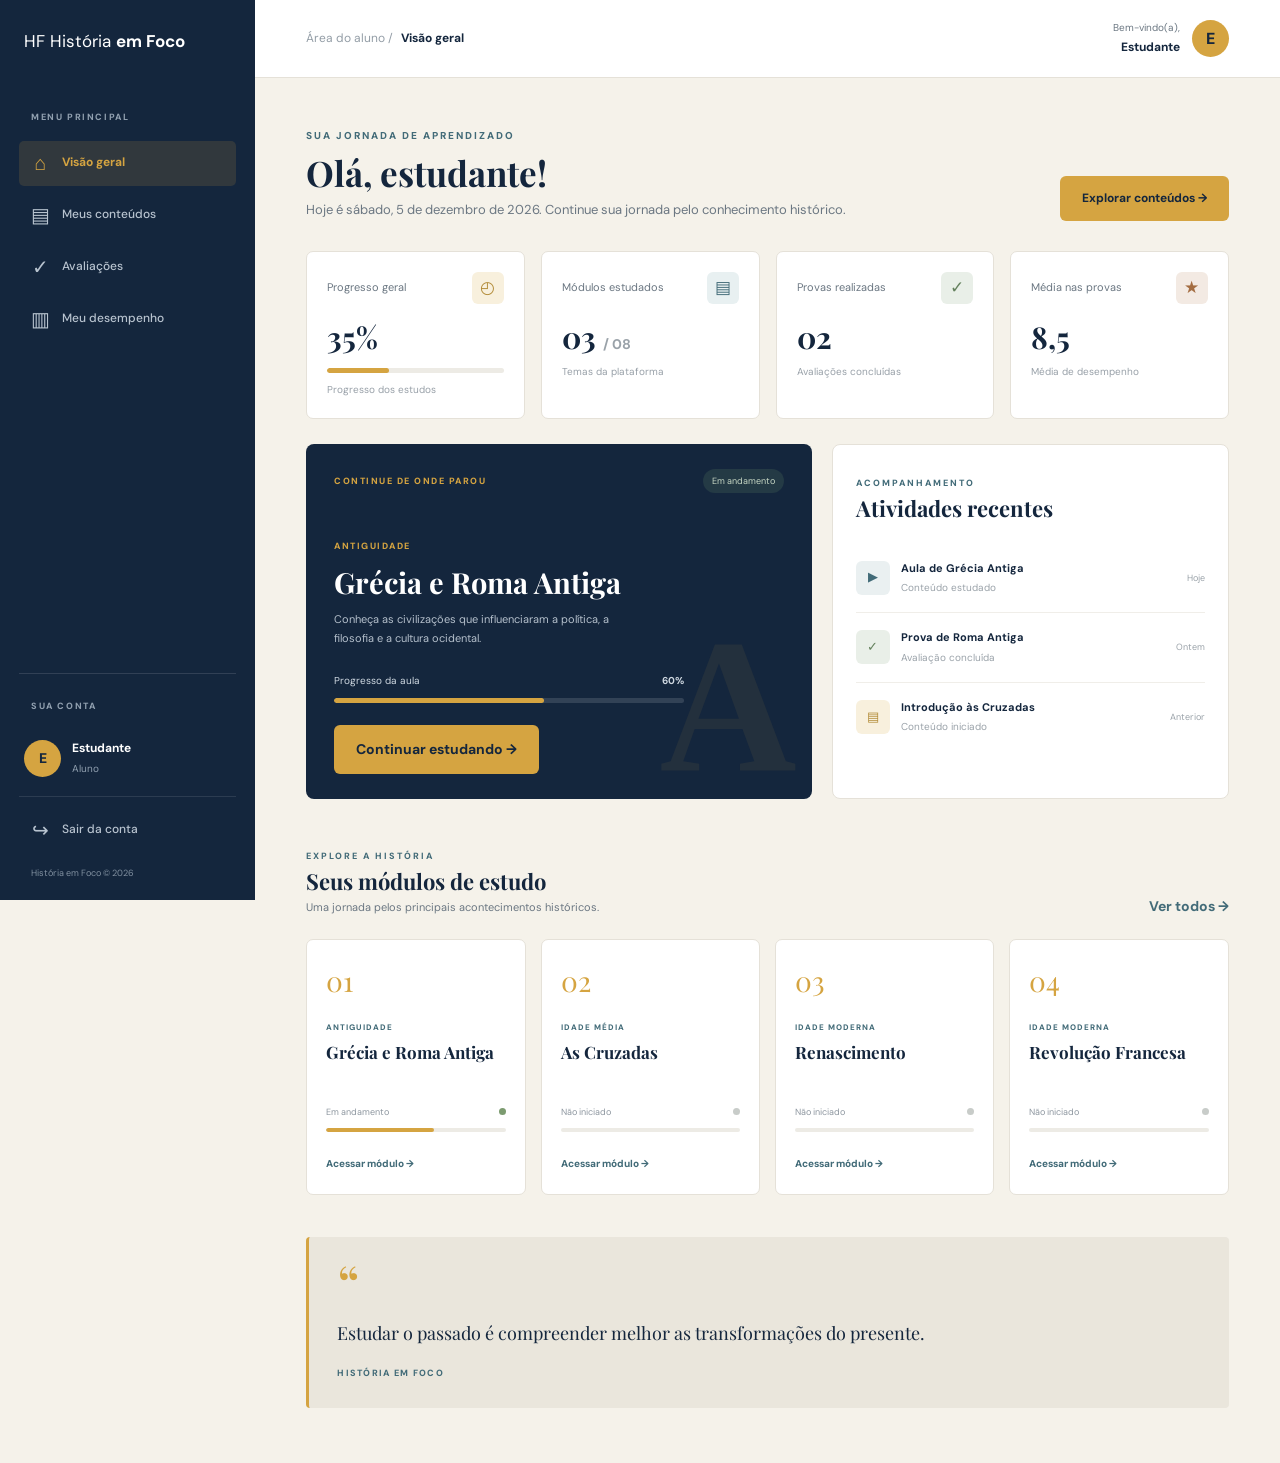
<file: pages/dashboard.html>
<!DOCTYPE html>
<html lang="pt-BR">

<head>
    <meta charset="UTF-8">
    <meta name="viewport" content="width=device-width, initial-scale=1.0">

    <meta name="description" content="Acompanhe seus estudos na plataforma História em Foco.">

    <title>Dashboard | História em Foco</title>

    <link rel="stylesheet" href="../assets/css/global.css">
    <link rel="stylesheet" href="../assets/css/dashboard.css">

    <script src="../assets/js/dashboard.js" defer></script>
</head>

<body class="dashboard-page">

    <div class="dashboard-layout">

        <!-- MENU LATERAL -->

        <aside class="sidebar" id="sidebar">

            <a href="../index.html" class="logo sidebar-logo">
                <span class="logo-icon">HF</span>
                <span>História <strong>em Foco</strong></span>
            </a>

            <div class="sidebar-label">
                MENU PRINCIPAL
            </div>

            <nav class="sidebar-navigation">

                <a href="dashboard.html" class="sidebar-link active">
                    <span class="sidebar-icon">⌂</span>
                    <span>Visão geral</span>
                </a>

                <a href="cursos.html" class="sidebar-link">
                    <span class="sidebar-icon">▤</span>
                    <span>Meus conteúdos</span>
                </a>

                <a href="prova.html" class="sidebar-link" data-coming-soon>
                    <span class="sidebar-icon">✓</span>
                    <span>Avaliações</span>
                    <span class="menu-badge">Em breve</span>
                </a>

                <a href="desempenho.html" class="sidebar-link" data-coming-soon>
                    <span class="sidebar-icon">▥</span>
                    <span>Meu desempenho</span>
                    <span class="menu-badge">Em breve</span>
                </a>

            </nav>

            <div class="sidebar-bottom">

                <div class="sidebar-bottom-label">
                    SUA CONTA
                </div>

                <div class="sidebar-user">

                    <div class="user-avatar">
                        E
                    </div>

                    <div class="sidebar-user-info">
                        <strong>Estudante</strong>
                        <span>Aluno</span>
                    </div>

                </div>

                <a href="login.html" class="sidebar-link logout-link">
                    <span class="sidebar-icon">↪</span>
                    <span>Sair da conta</span>
                </a>

                <div class="sidebar-footer">
                    História em Foco © <span id="current-year"></span>
                </div>

            </div>

        </aside>

        <!-- ÁREA PRINCIPAL -->

        <main class="dashboard-main">

            <header class="dashboard-topbar">

                <div class="topbar-left">

                    <button
                        class="sidebar-toggle"
                        id="sidebar-toggle"
                        type="button"
                        aria-label="Abrir menu"
                        aria-expanded="false"
                    >
                        ☰
                    </button>

                    <div>
                        <span class="breadcrumb">Área do aluno /</span>
                        <strong>Visão geral</strong>
                    </div>

                </div>

                <div class="topbar-right">

                    <div class="topbar-welcome">
                        <span>Bem-vindo(a),</span>
                        <strong>Estudante</strong>
                    </div>

                    <div class="topbar-avatar">
                        E
                    </div>

                </div>

            </header>

            <div class="dashboard-container">

                <!-- BOAS-VINDAS -->

                <section class="dashboard-welcome">

                    <div>
                        <span class="eyebrow">SUA JORNADA DE APRENDIZADO</span>

                        <h1>Olá, estudante!</h1>

                        <p id="welcome-date">
                            Continue sua jornada pelo conhecimento histórico.
                        </p>
                    </div>

                    <a href="cursos.html" class="button button-primary">
                        Explorar conteúdos →
                    </a>

                </section>

                <!-- INDICADORES -->

                <section class="dashboard-stats">

                    <article class="stat-card">

                        <div class="stat-top">
                            <span class="stat-label">Progresso geral</span>
                            <span class="stat-icon progress-icon">◴</span>
                        </div>

                        <strong class="stat-value">35%</strong>

                        <div class="stat-progress">
                            <div style="width: 35%"></div>
                        </div>

                        <span class="stat-description">
                            Progresso dos estudos
                        </span>

                    </article>

                    <article class="stat-card">

                        <div class="stat-top">
                            <span class="stat-label">Módulos estudados</span>
                            <span class="stat-icon modules-icon">▤</span>
                        </div>

                        <strong class="stat-value">03 <small>/ 08</small></strong>

                        <span class="stat-description">
                            Temas da plataforma
                        </span>

                    </article>

                    <article class="stat-card">

                        <div class="stat-top">
                            <span class="stat-label">Provas realizadas</span>
                            <span class="stat-icon exams-icon">✓</span>
                        </div>

                        <strong class="stat-value">02</strong>

                        <span class="stat-description">
                            Avaliações concluídas
                        </span>

                    </article>

                    <article class="stat-card">

                        <div class="stat-top">
                            <span class="stat-label">Média nas provas</span>
                            <span class="stat-icon average-icon">★</span>
                        </div>

                        <strong class="stat-value">8,5</strong>

                        <span class="stat-description">
                            Média de desempenho
                        </span>

                    </article>

                </section>

                <!-- CONTEÚDO PRINCIPAL -->

                <section class="dashboard-content-grid">

                    <!-- CONTINUAR ESTUDANDO -->

                    <article class="continue-card">

                        <div class="continue-header">
                            <span>CONTINUE DE ONDE PAROU</span>
                            <span class="continue-status">Em andamento</span>
                        </div>

                        <div class="continue-content">

                            <span class="continue-category">
                                ANTIGUIDADE
                            </span>

                            <h2>Grécia e Roma Antiga</h2>

                            <p>
                                Conheça as civilizações que influenciaram
                                a política, a filosofia e a cultura ocidental.
                            </p>

                            <div class="continue-progress-info">
                                <span>Progresso da aula</span>
                                <strong>60%</strong>
                            </div>

                            <div class="continue-progress">
                                <div style="width: 60%"></div>
                            </div>

                            <a href="aula.html" class="button button-primary" data-coming-soon>
                                Continuar estudando →
                            </a>

                        </div>

                        <div class="continue-decoration">
                            <span>Α</span>
                        </div>

                    </article>

                    <!-- ATIVIDADES RECENTES -->

                    <article class="recent-card">

                        <div class="section-title-row">

                            <div>
                                <span class="eyebrow">ACOMPANHAMENTO</span>
                                <h2>Atividades recentes</h2>
                            </div>

                        </div>

                        <div class="activity-list">

                            <div class="activity-item">

                                <div class="activity-icon activity-video">
                                    ▶
                                </div>

                                <div class="activity-info">
                                    <strong>Aula de Grécia Antiga</strong>
                                    <span>Conteúdo estudado</span>
                                </div>

                                <span class="activity-date">Hoje</span>

                            </div>

                            <div class="activity-item">

                                <div class="activity-icon activity-exam">
                                    ✓
                                </div>

                                <div class="activity-info">
                                    <strong>Prova de Roma Antiga</strong>
                                    <span>Avaliação concluída</span>
                                </div>

                                <span class="activity-date">Ontem</span>

                            </div>

                            <div class="activity-item">

                                <div class="activity-icon activity-study">
                                    ▤
                                </div>

                                <div class="activity-info">
                                    <strong>Introdução às Cruzadas</strong>
                                    <span>Conteúdo iniciado</span>
                                </div>

                                <span class="activity-date">Anterior</span>

                            </div>

                        </div>

                    </article>

                </section>

                <!-- MÓDULOS -->

                <section class="dashboard-modules">

                    <div class="section-title-row">

                        <div>
                            <span class="eyebrow">EXPLORE A HISTÓRIA</span>
                            <h2>Seus módulos de estudo</h2>
                            <p>Uma jornada pelos principais acontecimentos históricos.</p>
                        </div>

                        <a href="cursos.html" class="text-link">
                            Ver todos →
                        </a>

                    </div>

                    <div class="dashboard-module-grid">

                        <article class="dashboard-module-card">

                            <div class="module-card-number">01</div>

                            <span class="module-period">ANTIGUIDADE</span>

                            <h3>Grécia e Roma Antiga</h3>

                            <div class="module-card-footer">
                                <span>Em andamento</span>
                                <span class="module-progress-dot ongoing"></span>
                            </div>

                            <div class="module-card-progress">
                                <div style="width: 60%"></div>
                            </div>

                            <a href="aula.html" data-coming-soon>
                                Acessar módulo →
                            </a>

                        </article>

                        <article class="dashboard-module-card">

                            <div class="module-card-number">02</div>

                            <span class="module-period">IDADE MÉDIA</span>

                            <h3>As Cruzadas</h3>

                            <div class="module-card-footer">
                                <span>Não iniciado</span>
                                <span class="module-progress-dot"></span>
                            </div>

                            <div class="module-card-progress">
                                <div style="width: 0%"></div>
                            </div>

                            <a href="cursos.html">
                                Acessar módulo →
                            </a>

                        </article>

                        <article class="dashboard-module-card">

                            <div class="module-card-number">03</div>

                            <span class="module-period">IDADE MODERNA</span>

                            <h3>Renascimento</h3>

                            <div class="module-card-footer">
                                <span>Não iniciado</span>
                                <span class="module-progress-dot"></span>
                            </div>

                            <div class="module-card-progress">
                                <div style="width: 0%"></div>
                            </div>

                            <a href="cursos.html">
                                Acessar módulo →
                            </a>

                        </article>

                        <article class="dashboard-module-card">

                            <div class="module-card-number">04</div>

                            <span class="module-period">IDADE MODERNA</span>

                            <h3>Revolução Francesa</h3>

                            <div class="module-card-footer">
                                <span>Não iniciado</span>
                                <span class="module-progress-dot"></span>
                            </div>

                            <div class="module-card-progress">
                                <div style="width: 0%"></div>
                            </div>

                            <a href="cursos.html">
                                Acessar módulo →
                            </a>

                        </article>

                    </div>

                </section>

                <!-- MENSAGEM FINAL -->

                <section class="dashboard-quote">

                    <span>“</span>

                    <p>
                        Estudar o passado é compreender melhor
                        as transformações do presente.
                    </p>

                    <small>HISTÓRIA EM FOCO</small>

                </section>

            </div>

        </main>

    </div>

    <div class="sidebar-overlay" id="sidebar-overlay"></div>

    <div class="dashboard-toast" id="dashboard-toast" role="status" aria-live="polite"></div>

</body>
</html>
</file>
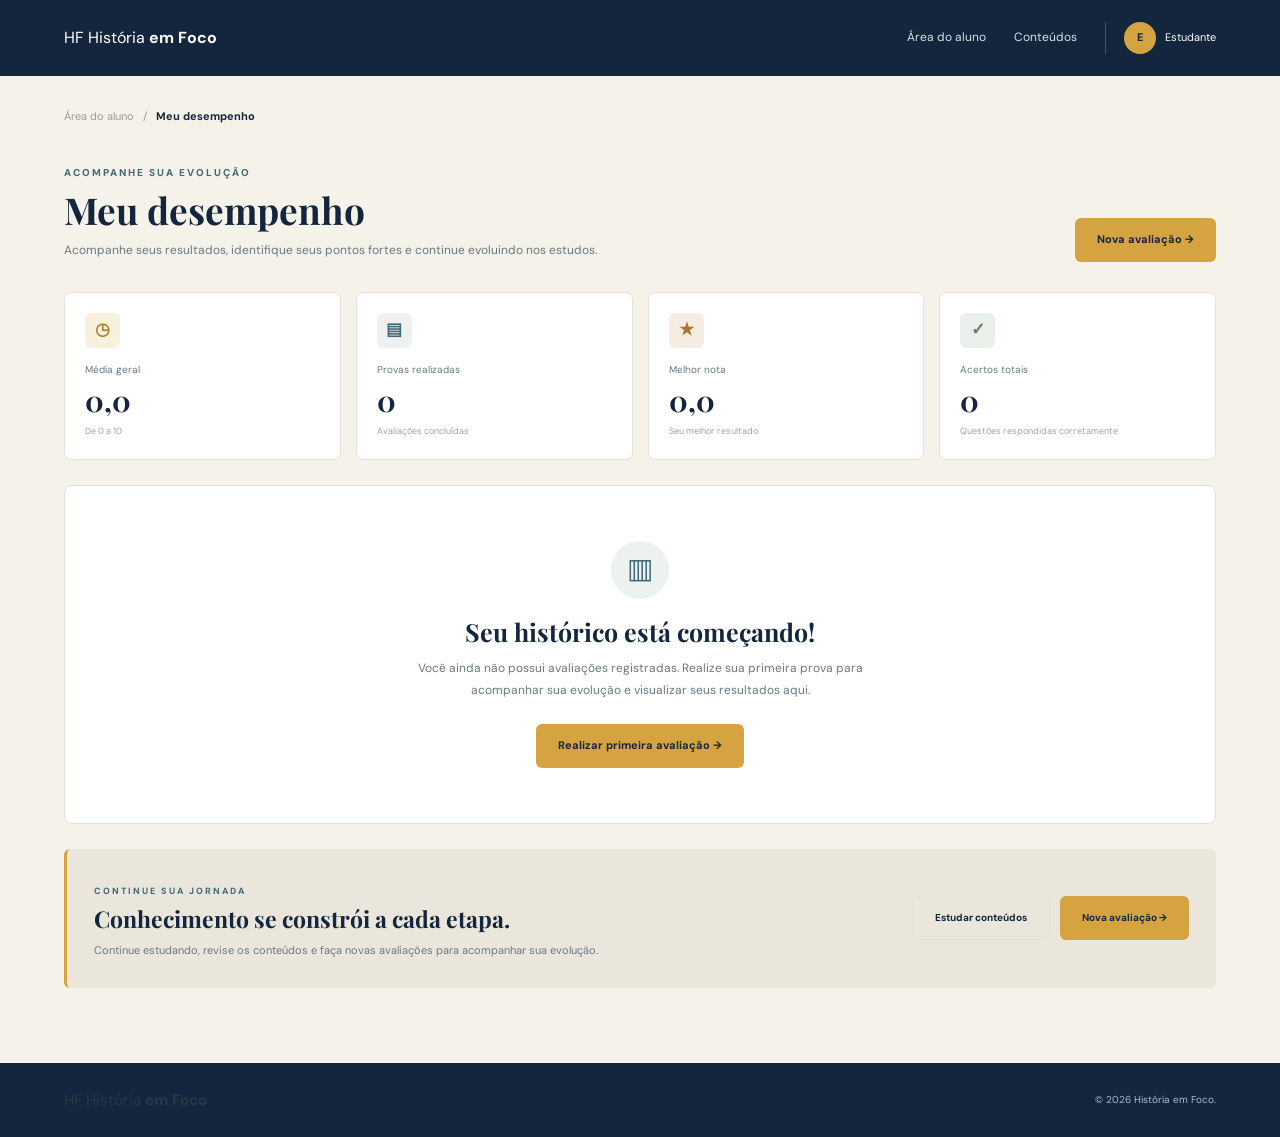
<file: pages/desempenho.html>
<!DOCTYPE html>
<html lang="pt-BR">

<head>
    <meta charset="UTF-8">
    <meta name="viewport" content="width=device-width, initial-scale=1.0">

    <meta name="description" content="Acompanhe suas notas, avaliações e evolução na plataforma História em Foco.">

    <title>Meu desempenho | História em Foco</title>

    <link rel="stylesheet" href="../assets/css/global.css">
    <link rel="stylesheet" href="../assets/css/desempenho.css">

    <script src="../assets/js/desempenho.js" defer></script>
</head>

<body class="performance-page">

    <!-- CABEÇALHO -->

    <header class="performance-header">

        <div class="performance-header-content">

            <a href="../index.html" class="logo">
                <span class="logo-icon">HF</span>
                <span>História <strong>em Foco</strong></span>
            </a>

            <nav class="performance-navigation">

                <a href="dashboard.html">Área do aluno</a>

                <a href="cursos.html">Conteúdos</a>

                <div class="performance-user">
                    <span class="performance-avatar">E</span>
                    Estudante
                </div>

            </nav>

        </div>

    </header>

    <main class="performance-container">

        <!-- BREADCRUMB -->

        <div class="performance-breadcrumb">

            <a href="dashboard.html">Área do aluno</a>

            <span>/</span>

            <strong>Meu desempenho</strong>

        </div>

        <!-- APRESENTAÇÃO -->

        <section class="performance-welcome">

            <div>

                <span class="eyebrow">ACOMPANHE SUA EVOLUÇÃO</span>

                <h1>Meu desempenho</h1>

                <p>
                    Acompanhe seus resultados, identifique seus pontos
                    fortes e continue evoluindo nos estudos.
                </p>

            </div>

            <a href="prova.html" class="button button-primary">
                Nova avaliação →
            </a>

        </section>

        <!-- INDICADORES -->

        <section class="performance-stats">

            <article class="performance-stat-card">

                <div class="performance-stat-icon average-stat">
                    ◷
                </div>

                <span class="performance-stat-label">Média geral</span>

                <strong id="average-grade">0,0</strong>

                <small>De 0 a 10</small>

            </article>

            <article class="performance-stat-card">

                <div class="performance-stat-icon exams-stat">
                    ▤
                </div>

                <span class="performance-stat-label">Provas realizadas</span>

                <strong id="total-exams">0</strong>

                <small>Avaliações concluídas</small>

            </article>

            <article class="performance-stat-card">

                <div class="performance-stat-icon best-stat">
                    ★
                </div>

                <span class="performance-stat-label">Melhor nota</span>

                <strong id="best-grade">0,0</strong>

                <small>Seu melhor resultado</small>

            </article>

            <article class="performance-stat-card">

                <div class="performance-stat-icon correct-stat">
                    ✓
                </div>

                <span class="performance-stat-label">Acertos totais</span>

                <strong id="total-correct">0</strong>

                <small>Questões respondidas corretamente</small>

            </article>

        </section>

        <!-- DESEMPENHO VAZIO -->

        <section class="performance-empty" id="performance-empty" hidden>

            <div class="performance-empty-icon">▥</div>

            <h2>Seu histórico está começando!</h2>

            <p>
                Você ainda não possui avaliações registradas.
                Realize sua primeira prova para acompanhar sua evolução
                e visualizar seus resultados aqui.
            </p>

            <a href="prova.html" class="button button-primary">
                Realizar primeira avaliação →
            </a>

        </section>

        <!-- GRÁFICO -->

        <section class="performance-chart-card" id="chart-section">

            <div class="performance-section-heading">

                <div>
                    <span class="eyebrow">EVOLUÇÃO DAS NOTAS</span>

                    <h2>Histórico de desempenho</h2>

                    <p>
                        Visualize suas notas nas avaliações anteriores.
                    </p>
                </div>

                <label class="history-filter">

                    <span>Exibir:</span>

                    <select id="history-filter">

                        <option value="5">Últimas 5 provas</option>

                        <option value="10">Últimas 10 provas</option>

                        <option value="all">Todas as provas</option>

                    </select>

                </label>

            </div>

            <div class="chart-legend">
                <span class="chart-legend-dot"></span>
                Nota da avaliação
            </div>

            <div class="chart-area">

                <div class="chart-axis">

                    <span>10</span>
                    <span>7,5</span>
                    <span>5</span>
                    <span>2,5</span>
                    <span>0</span>

                </div>

                <div class="chart-content">

                    <div class="chart-guides">

                        <span></span>
                        <span></span>
                        <span></span>
                        <span></span>
                        <span></span>

                    </div>

                    <div class="chart-bars" id="chart-bars">

                    </div>

                </div>

            </div>

            <div class="chart-description" id="chart-description">
                Suas avaliações aparecerão neste gráfico.
            </div>

        </section>

        <!-- DESEMPENHO POR CONTEÚDO -->

        <section class="topic-performance-card" id="topic-section">

            <div class="performance-section-heading">

                <div>

                    <span class="eyebrow">ANÁLISE POR CONTEÚDO</span>

                    <h2>Desempenho por matéria</h2>

                    <p>
                        Veja seu aproveitamento nos diferentes temas históricos.
                    </p>

                </div>

            </div>

            <div class="topic-performance-list" id="topic-performance-list">

            </div>

        </section>

        <!-- AVALIAÇÕES ANTERIORES -->

        <section class="exam-history-section" id="exam-history-section">

            <div class="performance-section-heading">

                <div>

                    <span class="eyebrow">SUAS TENTATIVAS</span>

                    <h2>Avaliações anteriores</h2>

                    <p>
                        Consulte as notas e os resultados das provas realizadas.
                    </p>

                </div>

                <span class="history-counter" id="history-counter">
                    0 avaliações
                </span>

            </div>

            <div class="exam-history-table-wrapper">

                <table class="exam-history-table">

                    <thead>

                        <tr>
                            <th>AVALIAÇÃO</th>
                            <th>DATA</th>
                            <th>ACERTOS</th>
                            <th>NOTA</th>
                            <th>APROVEITAMENTO</th>
                        </tr>

                    </thead>

                    <tbody id="exam-history-list">

                    </tbody>

                </table>

            </div>

        </section>

        <!-- FINAL -->

        <section class="performance-footer-card">

            <div>

                <span class="eyebrow">CONTINUE SUA JORNADA</span>

                <h2>Conhecimento se constrói a cada etapa.</h2>

                <p>
                    Continue estudando, revise os conteúdos e faça novas
                    avaliações para acompanhar sua evolução.
                </p>

            </div>

            <div class="performance-footer-buttons">

                <a href="cursos.html" class="button button-outline">
                    Estudar conteúdos
                </a>

                <a href="prova.html" class="button button-primary">
                    Nova avaliação →
                </a>

            </div>

        </section>

    </main>

    <!-- RODAPÉ -->

    <footer class="performance-footer">

        <div class="performance-footer-content">

            <a href="../index.html" class="logo">
                <span class="logo-icon">HF</span>
                <span>História <strong>em Foco</strong></span>
            </a>

            <span>
                © <span id="current-year"></span> História em Foco.
            </span>

        </div>

    </footer>

</body>
</html>
</file>
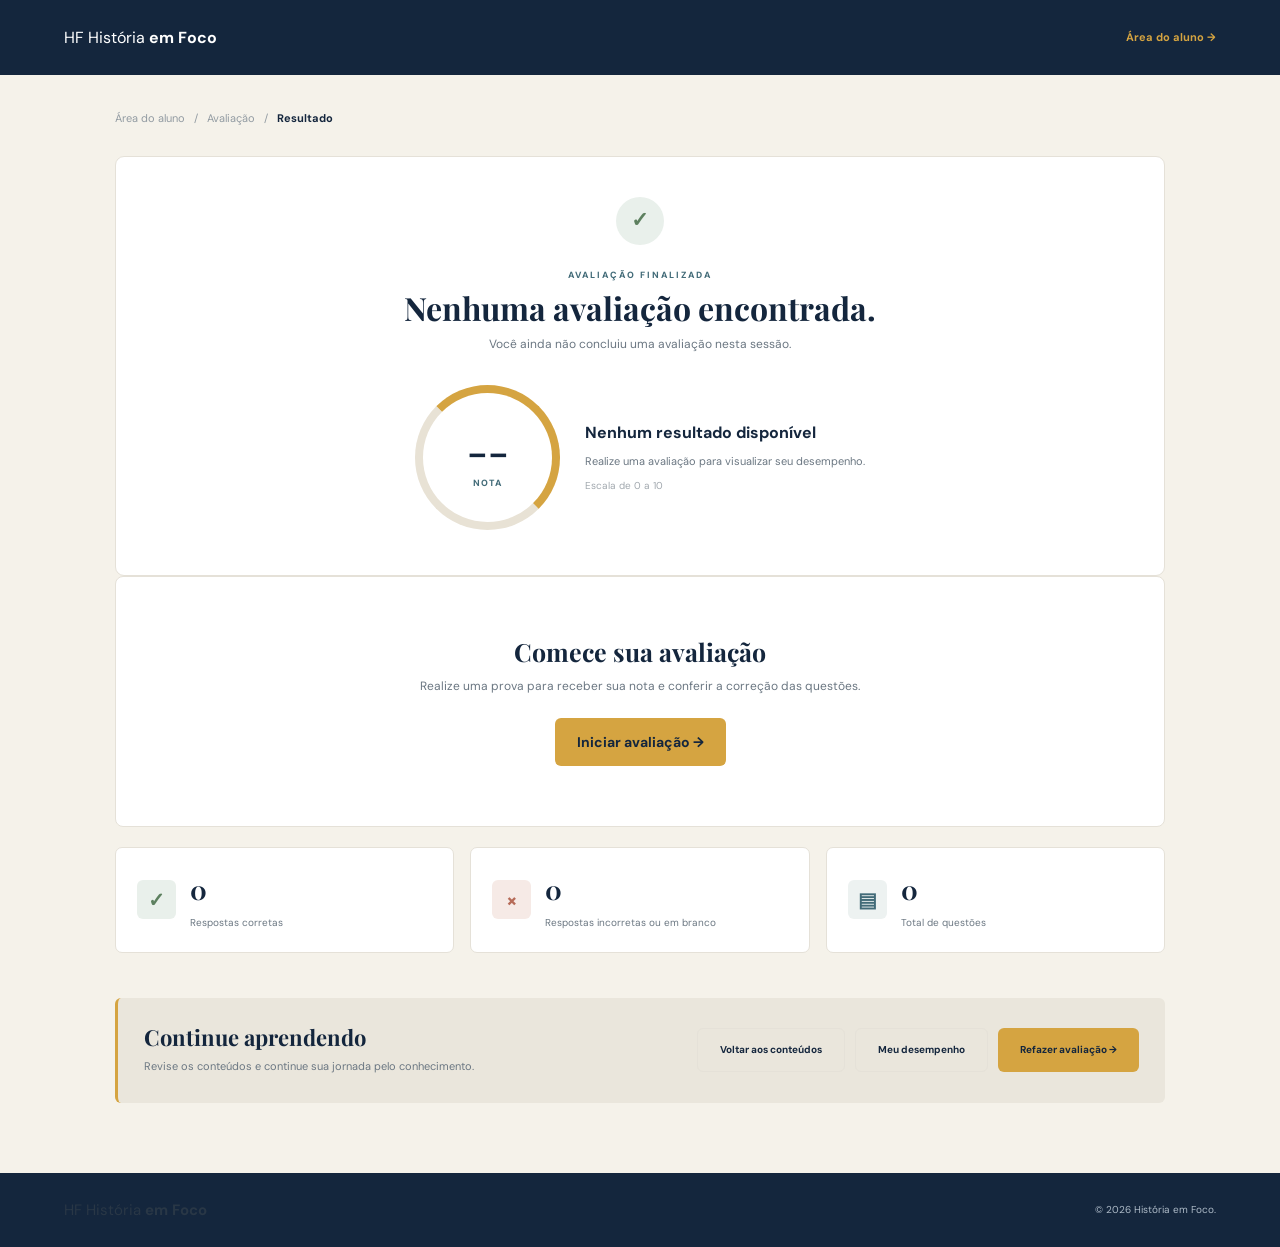
<file: pages/resultado.html>
<!DOCTYPE html>
<html lang="pt-BR">

<head>
    <meta charset="UTF-8">
    <meta name="viewport" content="width=device-width, initial-scale=1.0">

    <title>Resultado | História em Foco</title>

    <link rel="stylesheet" href="../assets/css/global.css">
    <link rel="stylesheet" href="../assets/css/resultado.css">

    <script src="../assets/js/resultado.js" defer></script>
</head>

<body class="result-page">

    <header class="result-header">

        <div class="result-header-content">

            <a href="../index.html" class="logo">
                <span class="logo-icon">HF</span>
                <span>História <strong>em Foco</strong></span>
            </a>

            <a href="dashboard.html" class="result-header-link">
                Área do aluno →
            </a>

        </div>

    </header>

    <main class="result-container">

        <div class="result-breadcrumb">
            <a href="dashboard.html">Área do aluno</a>
            <span>/</span>
            <a href="prova.html">Avaliação</a>
            <span>/</span>
            <strong>Resultado</strong>
        </div>

        <!-- RESUMO DA NOTA -->

        <section class="result-hero">

            <div class="result-icon">✓</div>

            <span class="eyebrow">AVALIAÇÃO FINALIZADA</span>

            <h1 id="result-title">Seu resultado</h1>

            <p id="result-message">
                Confira seu desempenho e revise os conteúdos.
            </p>

            <div class="result-score-area">

                <div class="result-score-circle" id="score-circle">

                    <div>
                        <strong id="result-score">0,0</strong>
                        <span>NOTA</span>
                    </div>

                </div>

                <div class="result-score-description">

                    <strong id="result-percentage">0% de aproveitamento</strong>

                    <span id="result-date">
                        Avaliação concluída
                    </span>

                    <span class="result-score-scale">
                        Escala de 0 a 10
                    </span>

                </div>

            </div>

        </section>

        <!-- ESTATÍSTICAS -->

        <section class="result-stats">

            <article class="result-stat-card">

                <div class="result-stat-icon correct-icon">✓</div>

                <div>
                    <strong id="result-correct">0</strong>
                    <span>Respostas corretas</span>
                </div>

            </article>

            <article class="result-stat-card">

                <div class="result-stat-icon wrong-icon">×</div>

                <div>
                    <strong id="result-wrong">0</strong>
                    <span>Respostas incorretas ou em branco</span>
                </div>

            </article>

            <article class="result-stat-card">

                <div class="result-stat-icon total-icon">▤</div>

                <div>
                    <strong id="result-total">10</strong>
                    <span>Total de questões</span>
                </div>

            </article>

        </section>

        <!-- REVISÃO -->

        <section class="result-review">

            <div class="result-review-heading">

                <div>
                    <span class="eyebrow">APRENDA COM SEU DESEMPENHO</span>

                    <h2>Revisão das respostas</h2>

                    <p>
                        Confira as alternativas selecionadas e entenda
                        as respostas corretas.
                    </p>
                </div>

                <span class="review-count" id="review-count">
                    10 questões
                </span>

            </div>

            <div class="result-question-list" id="result-question-list"></div>

        </section>

        <!-- AÇÕES -->

        <section class="result-actions">

            <div>
                <h2>Continue aprendendo</h2>

                <p>
                    Revise os conteúdos e continue sua jornada pelo conhecimento.
                </p>
            </div>

            <div class="result-buttons">

                <a href="cursos.html" class="button button-outline">
                    Voltar aos conteúdos
                </a>

                <a href="desempenho.html" class="button button-outline">
                    Meu desempenho
                </a>

                <a href="prova.html" class="button button-primary">
                    Refazer avaliação →
                </a>

            </div>

        </section>

    </main>

    <footer class="result-footer">

        <div class="result-footer-content">

            <a href="../index.html" class="logo">
                <span class="logo-icon">HF</span>
                <span>História <strong>em Foco</strong></span>
            </a>

            <span>
                © <span id="current-year"></span> História em Foco.
            </span>

        </div>

    </footer>

</body>
</html>
</file>
<file: assets/css/global.css>
@import url('https://fonts.googleapis.com/css2?family=DM+Sans:wght@400;500;600;700;800&family=Playfair+Display:wght@500;600;700&display=swap');

:root {
    --blue-dark: #14263D;
    --gold: #D5A441;
    --paper: #F5F2EA;
    --white: #FFFFFF;
    --petroleum: #426B78;
    --text: #293746;
    --text-light: #6B7782;
    --border: #E5E1D8;

    --font-main: 'DM Sans', Arial, sans-serif;
    --font-heading: 'Playfair Display', Georgia, serif;

    --container-width: 1180px;
}

* {
    margin: 0;
    padding: 0;
    box-sizing: border-box;
}

html {
    scroll-behavior: smooth;
}

body {
    background-color: var(--paper);
    color: var(--text);
    font-family: var(--font-main);
    line-height: 1.6;
}

a {
    color: inherit;
    text-decoration: none;
}

button {
    font-family: inherit;
    cursor: pointer;
}

.container {
    width: min(90%, var(--container-width));
    margin: 0 auto;
}

.section-padding {
    padding: 90px 0;
}

.eyebrow {
    display: inline-block;
    color: var(--petroleum);
    font-size: 12px;
    font-weight: 800;
    letter-spacing: 2px;
    margin-bottom: 16px;
}

h1, h2, h3 {
    color: var(--blue-dark);
}

h1, h2 {
    font-family: var(--font-heading);
    line-height: 1.2;
}

.button {
    display: inline-flex;
    align-items: center;
    justify-content: center;
    gap: 8px;
    padding: 13px 22px;
    border-radius: 6px;
    font-size: 14px;
    font-weight: 700;
    transition: 0.25s ease;
}

.button-primary {
    background-color: var(--gold);
    color: var(--blue-dark);
}

.button-primary:hover {
    background-color: #E3B95F;
    transform: translateY(-2px);
}

.button-outline {
    border: 1px solid var(--border);
    color: var(--blue-dark);
}

.button-outline:hover {
    border-color: var(--gold);
    background-color: rgba(213, 164, 65, 0.08);
}

.text-link {
    color: var(--petroleum);
    font-size: 14px;
    font-weight: 700;
    transition: 0.2s;
}

.text-link:hover {
    color: var(--blue-dark);
}
</file>
<file: assets/css/home.css>
/* CABEÇALHO */

.site-header {
    background-color: var(--blue-dark);
    color: var(--white);
    position: sticky;
    top: 0;
    z-index: 100;
}

.header-content {
    min-height: 82px;
    display: flex;
    align-items: center;
    justify-content: space-between;
}

.logo {
    display: flex;
    align-items: center;
    gap: 11px;
    color: var(--white);
    font-size: 19px;
    font-weight: 500;
}

.logo strong {
    color: var(--gold);
}

.logo-icon {
    width: 39px;
    height: 39px;
    border: 1px solid var(--gold);
    color: var(--gold);
    display: grid;
    place-items: center;
    font-family: var(--font-heading);
    font-size: 16px;
}

.navigation {
    display: flex;
    align-items: center;
    gap: 28px;
}

.navigation > a:not(.button) {
    font-size: 13px;
    color: #E1E5EA;
    transition: 0.2s;
}

.navigation > a:not(.button):hover {
    color: var(--gold);
}

.nav-login {
    font-weight: 700;
}

.menu-toggle {
    display: none;
    border: 0;
    background: none;
    color: white;
    font-size: 27px;
}

/* HERO */

.hero {
    background-color: var(--paper);
    padding: 85px 0 80px;
}

.hero-content {
    display: grid;
    grid-template-columns: 1.15fr 0.85fr;
    align-items: center;
    gap: 65px;
}

.hero-text h1 {
    max-width: 650px;
    font-size: clamp(38px, 5vw, 62px);
    margin-bottom: 22px;
    letter-spacing: -1px;
}

.hero-text h1 span {
    color: var(--petroleum);
    display: block;
}

.hero-text > p {
    color: var(--text-light);
    font-size: 16px;
    max-width: 520px;
    margin-bottom: 30px;
}

.hero-buttons {
    display: flex;
    flex-wrap: wrap;
    gap: 12px;
}

.hero-information {
    display: flex;
    gap: 35px;
    margin-top: 52px;
    padding-top: 25px;
    border-top: 1px solid var(--border);
}

.hero-information div {
    display: flex;
    flex-direction: column;
}

.hero-information strong {
    font-size: 25px;
    color: var(--blue-dark);
}

.hero-information span {
    font-size: 11px;
    color: var(--text-light);
}

/* PAINEL HISTÓRICO */

.hero-visual {
    display: flex;
    justify-content: flex-end;
}

.history-card {
    width: 100%;
    max-width: 420px;
    background-color: var(--blue-dark);
    color: white;
    padding: 32px;
    border-radius: 8px;
    box-shadow: 0 20px 50px rgba(20, 38, 61, 0.16);
}

.history-card-label {
    color: var(--gold);
    font-size: 10px;
    font-weight: 800;
    letter-spacing: 2px;
}

.timeline {
    margin-top: 35px;
}

.timeline-item {
    display: flex;
    gap: 17px;
    min-height: 88px;
    position: relative;
}

.timeline-item:not(:last-child)::before {
    content: "";
    position: absolute;
    width: 1px;
    height: 63px;
    background-color: rgba(213, 164, 65, 0.5);
    left: 5px;
    top: 13px;
}

.timeline-dot {
    width: 11px;
    height: 11px;
    border-radius: 50%;
    background-color: var(--gold);
    flex-shrink: 0;
    margin-top: 5px;
}

.timeline-item div {
    display: flex;
    flex-direction: column;
}

.timeline-item small {
    color: var(--gold);
    font-size: 10px;
    letter-spacing: 1px;
}

.timeline-item strong {
    color: white;
    font-size: 15px;
    font-weight: 600;
}

.history-card-footer {
    border-top: 1px solid rgba(255, 255, 255, 0.15);
    padding-top: 18px;
    display: flex;
    justify-content: space-between;
    color: #BBC5D0;
    font-size: 10px;
    letter-spacing: 1px;
}

/* CONTEÚDOS */

.topics {
    background-color: #FFFFFF;
}

.section-heading {
    display: flex;
    justify-content: space-between;
    align-items: flex-end;
    gap: 25px;
    margin-bottom: 38px;
}

.section-heading h2,
.about h2 {
    font-size: 36px;
    margin-bottom: 10px;
}

.section-heading p {
    color: var(--text-light);
    font-size: 14px;
}

.topics-grid {
    display: grid;
    grid-template-columns: repeat(4, 1fr);
    gap: 18px;
}

.topic-card {
    background: var(--white);
    border: 1px solid var(--border);
    border-radius: 7px;
    padding: 25px 22px;
    min-height: 220px;
    transition: 0.25s ease;
}

.topic-card:hover {
    transform: translateY(-5px);
    border-color: var(--gold);
    box-shadow: 0 12px 25px rgba(20, 38, 61, 0.07);
}

.topic-number {
    display: block;
    color: var(--gold);
    font-family: var(--font-heading);
    font-size: 29px;
    margin-bottom: 16px;
}

.topic-period {
    display: block;
    color: var(--petroleum);
    font-size: 9px;
    font-weight: 800;
    letter-spacing: 1.3px;
    margin-bottom: 8px;
}

.topic-card h3 {
    font-family: var(--font-heading);
    font-size: 19px;
    margin-bottom: 10px;
}

.topic-card p {
    color: var(--text-light);
    font-size: 12px;
    line-height: 1.7;
}

/* SOBRE */

.about {
    background-color: #EAE6DC;
}

.about-content {
    display: grid;
    grid-template-columns: 1fr 1fr;
    gap: 80px;
    align-items: center;
}

.about-content > div:last-child p {
    color: var(--text-light);
    font-size: 14px;
    margin-bottom: 15px;
}

.about-content .button {
    margin-top: 10px;
}

/* RODAPÉ */

.site-footer {
    background-color: var(--blue-dark);
    padding: 35px 0;
    color: #D4DCE4;
}

.footer-content {
    display: flex;
    justify-content: space-between;
    align-items: center;
    gap: 20px;
}

.footer-content > p,
.footer-content > span {
    font-size: 11px;
    color: #BAC5D0;
}

.footer-logo {
    font-size: 16px;
}

/* RESPONSIVIDADE */

@media (max-width: 950px) {
    .hero-content {
        grid-template-columns: 1fr;
        gap: 45px;
    }

    .hero-visual {
        justify-content: flex-start;
    }

    .topics-grid {
        grid-template-columns: repeat(2, 1fr);
    }

    .about-content {
        gap: 35px;
    }
}

@media (max-width: 700px) {
    .header-content {
        min-height: 72px;
    }

    .menu-toggle {
        display: block;
    }

    .navigation {
        position: absolute;
        top: 72px;
        left: 0;
        width: 100%;
        background: var(--blue-dark);
        display: none;
        flex-direction: column;
        align-items: stretch;
        gap: 0;
        padding: 10px 5% 25px;
    }

    .navigation.active {
        display: flex;
    }

    .navigation > a {
        padding: 13px 0;
    }

    .navigation .button {
        margin-top: 10px;
    }

    .hero {
        padding: 60px 0;
    }

    .hero-information {
        gap: 17px;
        justify-content: space-between;
    }

    .hero-information strong {
        font-size: 21px;
    }

    .hero-information span {
        font-size: 9px;
    }

    .section-heading {
        align-items: flex-start;
        flex-direction: column;
    }

    .section-heading h2,
    .about h2 {
        font-size: 29px;
    }

    .topics-grid {
        grid-template-columns: 1fr;
    }

    .about-content {
        grid-template-columns: 1fr;
    }

    .footer-content {
        flex-direction: column;
        text-align: center;
    }
}
</file>
<file: Hist-ria-em-foco-main/assets/css/global.css>
@import url('https://fonts.googleapis.com/css2?family=DM+Sans:wght@400;500;600;700;800&family=Playfair+Display:wght@500;600;700&display=swap');

:root {
    --blue-dark: #14263D;
    --gold: #D5A441;
    --paper: #F5F2EA;
    --white: #FFFFFF;
    --petroleum: #426B78;
    --text: #293746;
    --text-light: #6B7782;
    --border: #E5E1D8;

    --font-main: 'DM Sans', Arial, sans-serif;
    --font-heading: 'Playfair Display', Georgia, serif;

    --container-width: 1180px;
}

* {
    margin: 0;
    padding: 0;
    box-sizing: border-box;
}

html {
    scroll-behavior: smooth;
}

body {
    background-color: var(--paper);
    color: var(--text);
    font-family: var(--font-main);
    line-height: 1.6;
}

a {
    color: inherit;
    text-decoration: none;
}

button {
    font-family: inherit;
    cursor: pointer;
}

.container {
    width: min(90%, var(--container-width));
    margin: 0 auto;
}

.section-padding {
    padding: 90px 0;
}

.eyebrow {
    display: inline-block;
    color: var(--petroleum);
    font-size: 12px;
    font-weight: 800;
    letter-spacing: 2px;
    margin-bottom: 16px;
}

h1, h2, h3 {
    color: var(--blue-dark);
}

h1, h2 {
    font-family: var(--font-heading);
    line-height: 1.2;
}

.button {
    display: inline-flex;
    align-items: center;
    justify-content: center;
    gap: 8px;
    padding: 13px 22px;
    border-radius: 6px;
    font-size: 14px;
    font-weight: 700;
    transition: 0.25s ease;
}

.button-primary {
    background-color: var(--gold);
    color: var(--blue-dark);
}

.button-primary:hover {
    background-color: #E3B95F;
    transform: translateY(-2px);
}

.button-outline {
    border: 1px solid var(--border);
    color: var(--blue-dark);
}

.button-outline:hover {
    border-color: var(--gold);
    background-color: rgba(213, 164, 65, 0.08);
}

.text-link {
    color: var(--petroleum);
    font-size: 14px;
    font-weight: 700;
    transition: 0.2s;
}

.text-link:hover {
    color: var(--blue-dark);
}
</file>
<file: Hist-ria-em-foco-main/assets/css/home.css>
/* CABEÇALHO */

.site-header {
    background-color: var(--blue-dark);
    color: var(--white);
    position: sticky;
    top: 0;
    z-index: 100;
}

.header-content {
    min-height: 82px;
    display: flex;
    align-items: center;
    justify-content: space-between;
}

.logo {
    display: flex;
    align-items: center;
    gap: 11px;
    color: var(--white);
    font-size: 19px;
    font-weight: 500;
}

.logo strong {
    color: var(--gold);
}

.logo-icon {
    width: 39px;
    height: 39px;
    border: 1px solid var(--gold);
    color: var(--gold);
    display: grid;
    place-items: center;
    font-family: var(--font-heading);
    font-size: 16px;
}

.navigation {
    display: flex;
    align-items: center;
    gap: 28px;
}

.navigation > a:not(.button) {
    font-size: 13px;
    color: #E1E5EA;
    transition: 0.2s;
}

.navigation > a:not(.button):hover {
    color: var(--gold);
}

.nav-login {
    font-weight: 700;
}

.menu-toggle {
    display: none;
    border: 0;
    background: none;
    color: white;
    font-size: 27px;
}

/* HERO */

.hero {
    background-color: var(--paper);
    padding: 85px 0 80px;
}

.hero-content {
    display: grid;
    grid-template-columns: 1.15fr 0.85fr;
    align-items: center;
    gap: 65px;
}

.hero-text h1 {
    max-width: 650px;
    font-size: clamp(38px, 5vw, 62px);
    margin-bottom: 22px;
    letter-spacing: -1px;
}

.hero-text h1 span {
    color: var(--petroleum);
    display: block;
}

.hero-text > p {
    color: var(--text-light);
    font-size: 16px;
    max-width: 520px;
    margin-bottom: 30px;
}

.hero-buttons {
    display: flex;
    flex-wrap: wrap;
    gap: 12px;
}

.hero-information {
    display: flex;
    gap: 35px;
    margin-top: 52px;
    padding-top: 25px;
    border-top: 1px solid var(--border);
}

.hero-information div {
    display: flex;
    flex-direction: column;
}

.hero-information strong {
    font-size: 25px;
    color: var(--blue-dark);
}

.hero-information span {
    font-size: 11px;
    color: var(--text-light);
}

/* PAINEL HISTÓRICO */

.hero-visual {
    display: flex;
    justify-content: flex-end;
}

.history-card {
    width: 100%;
    max-width: 420px;
    background-color: var(--blue-dark);
    color: white;
    padding: 32px;
    border-radius: 8px;
    box-shadow: 0 20px 50px rgba(20, 38, 61, 0.16);
}

.history-card-label {
    color: var(--gold);
    font-size: 10px;
    font-weight: 800;
    letter-spacing: 2px;
}

.timeline {
    margin-top: 35px;
}

.timeline-item {
    display: flex;
    gap: 17px;
    min-height: 88px;
    position: relative;
}

.timeline-item:not(:last-child)::before {
    content: "";
    position: absolute;
    width: 1px;
    height: 63px;
    background-color: rgba(213, 164, 65, 0.5);
    left: 5px;
    top: 13px;
}

.timeline-dot {
    width: 11px;
    height: 11px;
    border-radius: 50%;
    background-color: var(--gold);
    flex-shrink: 0;
    margin-top: 5px;
}

.timeline-item div {
    display: flex;
    flex-direction: column;
}

.timeline-item small {
    color: var(--gold);
    font-size: 10px;
    letter-spacing: 1px;
}

.timeline-item strong {
    color: white;
    font-size: 15px;
    font-weight: 600;
}

.history-card-footer {
    border-top: 1px solid rgba(255, 255, 255, 0.15);
    padding-top: 18px;
    display: flex;
    justify-content: space-between;
    color: #BBC5D0;
    font-size: 10px;
    letter-spacing: 1px;
}

/* CONTEÚDOS */

.topics {
    background-color: #FFFFFF;
}

.section-heading {
    display: flex;
    justify-content: space-between;
    align-items: flex-end;
    gap: 25px;
    margin-bottom: 38px;
}

.section-heading h2,
.about h2 {
    font-size: 36px;
    margin-bottom: 10px;
}

.section-heading p {
    color: var(--text-light);
    font-size: 14px;
}

.topics-grid {
    display: grid;
    grid-template-columns: repeat(4, 1fr);
    gap: 18px;
}

.topic-card {
    background: var(--white);
    border: 1px solid var(--border);
    border-radius: 7px;
    padding: 25px 22px;
    min-height: 220px;
    transition: 0.25s ease;
}

.topic-card:hover {
    transform: translateY(-5px);
    border-color: var(--gold);
    box-shadow: 0 12px 25px rgba(20, 38, 61, 0.07);
}

.topic-number {
    display: block;
    color: var(--gold);
    font-family: var(--font-heading);
    font-size: 29px;
    margin-bottom: 16px;
}

.topic-period {
    display: block;
    color: var(--petroleum);
    font-size: 9px;
    font-weight: 800;
    letter-spacing: 1.3px;
    margin-bottom: 8px;
}

.topic-card h3 {
    font-family: var(--font-heading);
    font-size: 19px;
    margin-bottom: 10px;
}

.topic-card p {
    color: var(--text-light);
    font-size: 12px;
    line-height: 1.7;
}

/* SOBRE */

.about {
    background-color: #EAE6DC;
}

.about-content {
    display: grid;
    grid-template-columns: 1fr 1fr;
    gap: 80px;
    align-items: center;
}

.about-content > div:last-child p {
    color: var(--text-light);
    font-size: 14px;
    margin-bottom: 15px;
}

.about-content .button {
    margin-top: 10px;
}

/* RODAPÉ */

.site-footer {
    background-color: var(--blue-dark);
    padding: 35px 0;
    color: #D4DCE4;
}

.footer-content {
    display: flex;
    justify-content: space-between;
    align-items: center;
    gap: 20px;
}

.footer-content > p,
.footer-content > span {
    font-size: 11px;
    color: #BAC5D0;
}

.footer-logo {
    font-size: 16px;
}

/* RESPONSIVIDADE */

@media (max-width: 950px) {
    .hero-content {
        grid-template-columns: 1fr;
        gap: 45px;
    }

    .hero-visual {
        justify-content: flex-start;
    }

    .topics-grid {
        grid-template-columns: repeat(2, 1fr);
    }

    .about-content {
        gap: 35px;
    }
}

@media (max-width: 700px) {
    .header-content {
        min-height: 72px;
    }

    .menu-toggle {
        display: block;
    }

    .navigation {
        position: absolute;
        top: 72px;
        left: 0;
        width: 100%;
        background: var(--blue-dark);
        display: none;
        flex-direction: column;
        align-items: stretch;
        gap: 0;
        padding: 10px 5% 25px;
    }

    .navigation.active {
        display: flex;
    }

    .navigation > a {
        padding: 13px 0;
    }

    .navigation .button {
        margin-top: 10px;
    }

    .hero {
        padding: 60px 0;
    }

    .hero-information {
        gap: 17px;
        justify-content: space-between;
    }

    .hero-information strong {
        font-size: 21px;
    }

    .hero-information span {
        font-size: 9px;
    }

    .section-heading {
        align-items: flex-start;
        flex-direction: column;
    }

    .section-heading h2,
    .about h2 {
        font-size: 29px;
    }

    .topics-grid {
        grid-template-columns: 1fr;
    }

    .about-content {
        grid-template-columns: 1fr;
    }

    .footer-content {
        flex-direction: column;
        text-align: center;
    }
}
</file>
<file: assets/css/aula.css>
/* CONFIGURAÇÕES GERAIS */

.lesson-page {
    background-color: #FAF9F6;
    min-height: 100vh;
}

.lesson-container {
    width: min(90%, 1180px);
    margin: 0 auto;
}

/* CABEÇALHO */

.lesson-header {
    background-color: var(--blue-dark);
    color: white;
}

.lesson-header-content {
    width: min(90%, 1180px);
    min-height: 76px;
    margin: auto;
    display: flex;
    align-items: center;
    justify-content: space-between;
    gap: 20px;
}

.lesson-header-navigation {
    display: flex;
    align-items: center;
    gap: 28px;
}

.lesson-header-navigation > a {
    color: #D9E0E7;
    font-size: 12px;
    transition: 0.2s;
}

.lesson-header-navigation > a:hover,
.lesson-nav-highlight {
    color: var(--gold) !important;
}

.lesson-user {
    display: flex;
    align-items: center;
    gap: 9px;
    font-size: 11px;
    border-left: 1px solid rgba(255, 255, 255, 0.2);
    padding-left: 18px;
}

.lesson-user-avatar {
    width: 32px;
    height: 32px;
    border-radius: 50%;
    display: grid;
    place-items: center;
    background: var(--gold);
    color: var(--blue-dark);
    font-weight: 800;
}

/* HERO */

.lesson-hero {
    background-color: var(--paper);
    padding: 30px 0 45px;
    border-bottom: 1px solid var(--border);
}

.lesson-breadcrumb {
    display: flex;
    align-items: center;
    gap: 10px;
    font-size: 11px;
    color: #9BA2A7;
    margin-bottom: 35px;
}

.lesson-breadcrumb a:hover {
    color: var(--petroleum);
}

.lesson-breadcrumb strong {
    color: var(--blue-dark);
}

.lesson-hero-content {
    display: flex;
    align-items: center;
    justify-content: space-between;
    gap: 35px;
}

.lesson-hero-text {
    max-width: 750px;
}

.lesson-hero-text .eyebrow {
    font-size: 10px;
    margin-bottom: 10px;
}

.lesson-module-number {
    color: var(--petroleum);
    font-size: 9px;
    font-weight: 800;
    letter-spacing: 1.6px;
    margin-bottom: 8px;
}

.lesson-hero-text h1 {
    font-size: clamp(38px, 5vw, 55px);
    margin-bottom: 14px;
}

.lesson-hero-text > p {
    color: var(--text-light);
    font-size: 13px;
    line-height: 1.9;
    max-width: 650px;
}

.lesson-meta {
    display: flex;
    flex-wrap: wrap;
    gap: 20px;
    margin-top: 25px;
}

.lesson-meta > span {
    display: flex;
    align-items: center;
    gap: 7px;
    color: var(--text-light);
    font-size: 10px;
}

.meta-symbol {
    color: var(--petroleum);
    font-size: 16px;
}

.lesson-hero-decoration {
    width: 180px;
    height: 180px;
    flex-shrink: 0;
    border: 1px solid rgba(213, 164, 65, 0.55);
    border-radius: 50%;
    display: flex;
    flex-direction: column;
    justify-content: center;
    align-items: center;
    position: relative;
    color: var(--gold);
}

.lesson-hero-decoration::before {
    content: "";
    position: absolute;
    inset: 11px;
    border: 1px solid rgba(213, 164, 65, 0.4);
    border-radius: 50%;
}

.lesson-hero-decoration > span {
    font-family: var(--font-heading);
    font-size: 95px;
    line-height: 1;
}

.lesson-hero-decoration small {
    color: var(--petroleum);
    font-size: 7px;
    letter-spacing: 1.3px;
}

/* LAYOUT */

.lesson-main-area {
    padding: 50px 0 75px;
}

.lesson-layout {
    display: grid;
    grid-template-columns: minmax(0, 1fr) 290px;
    align-items: start;
    gap: 28px;
}

.lesson-main-column {
    display: flex;
    flex-direction: column;
    gap: 24px;
    min-width: 0;
}

/* CARTÕES */

.lesson-video-card,
.lesson-text-card {
    background: white;
    border: 1px solid var(--border);
    border-radius: 8px;
    padding: 27px;
}

.lesson-section-heading {
    display: flex;
    align-items: center;
    justify-content: space-between;
    gap: 15px;
    margin-bottom: 23px;
}

.lesson-section-heading .eyebrow {
    font-size: 9px;
    margin-bottom: 5px;
}

.lesson-section-heading h2 {
    font-size: 24px;
}

.video-badge {
    color: var(--petroleum);
    background-color: #EDF2F1;
    font-size: 8px;
    letter-spacing: 1px;
    font-weight: 800;
    padding: 7px 10px;
    border-radius: 4px;
}

/* VIDEOAULA */

.lesson-video-frame {
    width: 100%;
    aspect-ratio: 16 / 9;
    background-color: #14263D;
    border-radius: 6px;
    overflow: hidden;
    position: relative;
}

.lesson-video-frame iframe {
    width: 100%;
    height: 100%;
    border: none;
}

.lesson-video-frame iframe:not([hidden]) {
    display: block;
}

.video-placeholder {
    height: 100%;
    display: flex;
    flex-direction: column;
    align-items: center;
    justify-content: center;
    text-align: center;
    color: white;
    padding: 20px;
    position: relative;
    isolation: isolate;
    overflow: hidden;
}

.video-placeholder::before {
    content: "";
    width: 300px;
    height: 300px;
    border: 1px solid rgba(213, 164, 65, 0.18);
    border-radius: 50%;
    position: absolute;
    right: -100px;
    bottom: -170px;
    z-index: -1;
}

.video-placeholder::after {
    content: "";
    width: 220px;
    height: 220px;
    border: 1px solid rgba(213, 164, 65, 0.13);
    border-radius: 50%;
    position: absolute;
    left: -100px;
    top: -130px;
    z-index: -1;
}

.video-placeholder-symbol {
    width: 55px;
    height: 55px;
    border-radius: 50%;
    display: grid;
    place-items: center;
    background-color: var(--gold);
    color: var(--blue-dark);
    font-size: 17px;
    padding-left: 3px;
    margin-bottom: 15px;
}

.video-placeholder-label {
    color: var(--gold);
    font-size: 8px;
    font-weight: 800;
    letter-spacing: 2px;
    margin-bottom: 9px;
}

.video-placeholder h3 {
    color: white;
    font-family: var(--font-heading);
    font-size: 23px;
    margin-bottom: 7px;
}

.video-placeholder p {
    color: #BDC8D3;
    font-size: 10px;
    max-width: 320px;
    line-height: 1.7;
}

.video-caption {
    color: #929BA2;
    font-size: 10px;
    margin-top: 14px;
}

/* TEXTO DA AULA */

.lesson-text-card > p {
    color: var(--text);
    font-size: 13px;
    line-height: 2;
    text-align: justify;
}

.lesson-development {
    padding: 27px;
    background-color: transparent;
}

.lesson-sections-list {
    display: flex;
    flex-direction: column;
    gap: 17px;
}

.lesson-section {
    background: white;
    border: 1px solid var(--border);
    border-left: 3px solid var(--gold);
    border-radius: 6px;
    padding: 22px;
}

.lesson-section-number {
    color: var(--petroleum);
    font-size: 9px;
    font-weight: 800;
    letter-spacing: 1.2px;
    margin-bottom: 7px;
}

.lesson-section h3 {
    font-family: var(--font-heading);
    font-size: 21px;
    margin-bottom: 11px;
}

.lesson-section p {
    color: var(--text-light);
    font-size: 12px;
    line-height: 1.9;
    text-align: justify;
}

/* DATAS */

.lesson-dates-list {
    position: relative;
    display: flex;
    flex-direction: column;
    gap: 0;
}

.lesson-date-item {
    display: grid;
    grid-template-columns: 115px 1fr;
    gap: 17px;
    padding-bottom: 22px;
    position: relative;
}

.lesson-date-item:last-child {
    padding-bottom: 0;
}

.lesson-date-label {
    color: var(--petroleum);
    font-size: 11px;
    font-weight: 800;
    padding-top: 1px;
}

.lesson-date-description {
    border-left: 2px solid #E6E1D7;
    padding-left: 17px;
    padding-bottom: 5px;
}

.lesson-date-description strong {
    display: block;
    color: var(--blue-dark);
    font-size: 12px;
    margin-bottom: 5px;
}

.lesson-date-description p {
    color: var(--text-light);
    font-size: 11px;
    line-height: 1.8;
}

/* PERSONAGENS */

.lesson-people-grid {
    display: grid;
    grid-template-columns: repeat(2, minmax(0, 1fr));
    gap: 12px;
}

.lesson-person-card {
    background-color: #FAF9F6;
    border: 1px solid var(--border);
    border-radius: 6px;
    padding: 16px;
}

.lesson-person-card strong {
    display: block;
    color: var(--blue-dark);
    font-family: var(--font-heading);
    font-size: 16px;
    margin-bottom: 6px;
}

.lesson-person-card p {
    color: var(--text-light);
    font-size: 10px;
    line-height: 1.7;
}

/* RESUMO */

.lesson-summary-card {
    background-color: var(--blue-dark);
    border-radius: 8px;
    padding: 30px;
    color: white;
}

.lesson-summary-label {
    color: var(--gold);
    font-size: 9px;
    font-weight: 800;
    letter-spacing: 1.6px;
}

.lesson-summary-card h2 {
    color: white;
    font-family: var(--font-heading);
    font-size: 26px;
    margin: 12px 0;
}

.lesson-summary-card p {
    color: #CED6DF;
    font-size: 12px;
    line-height: 2;
    text-align: justify;
}

/* NAVEGAÇÃO INFERIOR */

.lesson-bottom-navigation {
    display: flex;
    justify-content: space-between;
    align-items: center;
    gap: 15px;
    padding-top: 5px;
}

.lesson-bottom-navigation .button {
    font-size: 11px;
}

.lesson-module-navigation {
    display: flex;
    justify-content: space-between;
    gap: 15px;
}

.lesson-module-navigation a {
    color: var(--petroleum);
    font-size: 11px;
    font-weight: 700;
}

.lesson-module-navigation a:hover {
    color: var(--gold);
}

/* MENU LATERAL */

.lesson-sidebar {
    display: flex;
    flex-direction: column;
    gap: 17px;

    position: sticky;
    top: 20px;
    align-self: start;

    height: calc(100vh - 40px);
    overflow-y: auto;

    scrollbar-width: thin;
    scrollbar-color: var(--gold) #EAE7DF;
}

/* Aparência da barra de rolagem */
.lesson-sidebar::-webkit-scrollbar {
    width: 6px;
}

.lesson-sidebar::-webkit-scrollbar-track {
    background: #EAE7DF;
    border-radius: 10px;
}

.lesson-sidebar::-webkit-scrollbar-thumb {
    background: var(--gold);
    border-radius: 10px;
}


.lesson-all-modules {
    background-color: white;
    border: 1px solid var(--border);
    border-radius: 8px;
    padding: 22px;
}

.lesson-sidebar-card .eyebrow,
.lesson-all-modules .eyebrow {
    font-size: 9px;
    margin-bottom: 7px;
}

.lesson-sidebar h3,
.lesson-all-modules h3 {
    font-family: var(--font-heading);
    font-size: 20px;
    margin-bottom: 17px;
}

/* SUMÁRIO */

.lesson-outline {
    display: flex;
    flex-direction: column;
    gap: 5px;
}

.lesson-outline a {
    display: flex;
    align-items: center;
    gap: 10px;
    padding: 10px 8px;
    color: var(--text-light);
    font-size: 10px;
    border-radius: 4px;
    transition: 0.2s;
}

.lesson-outline a span {
    color: var(--petroleum);
    font-size: 9px;
    font-weight: 800;
}

.lesson-outline a:hover {
    background-color: #F5F2EA;
    color: var(--blue-dark);
}

/* OBJETIVOS */

.lesson-learning-list {
    display: flex;
    flex-direction: column;
    gap: 14px;
    list-style: none;
}

.lesson-learning-list li {
    display: flex;
    align-items: flex-start;
    gap: 9px;
    color: var(--text-light);
    font-size: 10px;
    line-height: 1.7;
}

.lesson-learning-list li span {
    color: #63845A;
    font-weight: 800;
}

/* OUTROS MÓDULOS */

.lesson-all-modules nav {
    display: flex;
    flex-direction: column;
    gap: 4px;
}

.lesson-all-modules nav a {
    display: flex;
    align-items: center;
    gap: 9px;
    padding: 9px 7px;
    border-radius: 4px;
    color: var(--text-light);
    font-size: 10px;
    transition: 0.2s;
}

.lesson-all-modules nav a:hover,
.lesson-all-modules nav a.active {
    background-color: #F4F0E6;
    color: var(--petroleum);
}

.lesson-all-modules nav a span {
    color: var(--gold);
    font-family: var(--font-heading);
    font-size: 14px;
}

/* RODAPÉ */

.lesson-footer {
    padding: 25px 0;
    background-color: var(--blue-dark);
}

.lesson-footer-content {
    display: flex;
    align-items: center;
    justify-content: space-between;
    gap: 20px;
}

.lesson-footer-content .logo {
    font-size: 15px;
}

.lesson-footer-content > p,
.lesson-footer-content > span {
    color: #AEBBC8;
    font-size: 10px;
}

/* NOTIFICAÇÃO */

.lesson-toast {
    position: fixed;
    bottom: 25px;
    right: 25px;
    max-width: calc(100% - 40px);
    padding: 14px 18px;
    background-color: var(--blue-dark);
    color: white;
    border-left: 3px solid var(--gold);
    border-radius: 5px;
    font-size: 11px;
    opacity: 0;
    visibility: hidden;
    transform: translateY(10px);
    transition: 0.25s;
    z-index: 500;
}

.lesson-toast.show {
    opacity: 1;
    visibility: visible;
    transform: translateY(0);
}

/* RESPONSIVIDADE */

@media (max-width: 1000px) {
    .lesson-layout {
        grid-template-columns: minmax(0, 1fr) 250px;
        gap: 18px;
    }

    .lesson-video-card,
    .lesson-text-card {
        padding: 21px;
    }
}

@media (max-width: 800px) {
    .lesson-layout {
        grid-template-columns: 1fr;
    }

    .lesson-sidebar {
        position: static;
        display: grid;
        grid-template-columns: repeat(2, minmax(0, 1fr));
    }

    .lesson-all-modules {
        grid-column: 1 / -1;
    }

    .lesson-hero-decoration {
        width: 140px;
        height: 140px;
    }

    .lesson-hero-decoration > span {
        font-size: 75px;
    }
}

@media (max-width: 580px) {
    .lesson-header-content {
        min-height: 68px;
    }

    .lesson-header-navigation {
        gap: 13px;
    }

    .lesson-header-navigation > a {
        font-size: 10px;
    }

    .lesson-user {
        display: none;
    }

    .lesson-hero {
        padding: 23px 0 30px;
    }

    .lesson-breadcrumb {
        font-size: 9px;
        margin-bottom: 25px;
    }

    .lesson-hero-content {
        display: block;
    }

    .lesson-hero-decoration {
        display: none;
    }

    .lesson-hero-text h1 {
        font-size: 37px;
    }

    .lesson-meta {
        gap: 12px;
    }

    .lesson-meta > span {
        font-size: 9px;
    }

    .lesson-main-area {
        padding: 30px 0 50px;
    }

    .lesson-video-card,
    .lesson-text-card {
        padding: 19px;
    }

    .lesson-section-heading h2 {
        font-size: 21px;
    }

    .video-badge {
        font-size: 7px;
        padding: 6px;
    }

    .video-placeholder h3 {
        font-size: 17px;
    }

    .video-placeholder p {
        font-size: 9px;
    }

    .lesson-development {
        padding: 10px 0;
    }

    .lesson-section {
        padding: 19px;
    }

    .lesson-section h3 {
        font-size: 19px;
    }

    .lesson-people-grid {
        grid-template-columns: 1fr;
    }

    .lesson-date-item {
        grid-template-columns: 85px 1fr;
        gap: 9px;
    }

    .lesson-date-description {
        padding-left: 11px;
    }

    .lesson-summary-card {
        padding: 24px;
    }

    .lesson-bottom-navigation {
        flex-direction: column;
        align-items: stretch;
    }

    .lesson-bottom-navigation .button {
        width: 100%;
    }

    .lesson-sidebar {
        grid-template-columns: 1fr;
    }

    .lesson-all-modules {
        grid-column: auto;
    }

    .lesson-footer-content {
        flex-direction: column;
        text-align: center;
    }
}
</file>
<file: assets/css/cursos.css>
/* CONFIGURAÇÕES GERAIS */

.courses-page {
    min-height: 100vh;
    background-color: var(--paper);
}

.courses-container {
    width: min(90%, 1180px);
    margin: 0 auto;
}

/* CABEÇALHO */

.courses-header {
    background-color: var(--blue-dark);
    color: white;
    border-bottom: 1px solid rgba(255, 255, 255, 0.08);
}

.courses-header-content {
    width: min(90%, 1180px);
    min-height: 78px;
    margin: auto;
    display: flex;
    align-items: center;
    justify-content: space-between;
    gap: 20px;
}

.courses-navigation {
    display: flex;
    align-items: center;
    gap: 30px;
}

.courses-navigation > a {
    color: #D9E0E7;
    font-size: 12px;
    transition: 0.2s;
}

.courses-navigation > a:hover {
    color: var(--gold);
}

.course-user {
    display: flex;
    align-items: center;
    gap: 9px;
    color: white;
    font-size: 11px;
    font-weight: 600;
    padding-left: 18px;
    border-left: 1px solid rgba(255, 255, 255, 0.2);
}

.course-user-avatar {
    width: 32px;
    height: 32px;
    border-radius: 50%;
    display: grid;
    place-items: center;
    background-color: var(--gold);
    color: var(--blue-dark);
    font-weight: 800;
}

/* APRESENTAÇÃO */

.courses-hero {
    background-color: var(--paper);
    padding: 32px 0 0;
}

.courses-breadcrumb {
    display: flex;
    align-items: center;
    gap: 9px;
    color: #9AA1A5;
    font-size: 11px;
    margin-bottom: 35px;
}

.courses-breadcrumb a:hover {
    color: var(--petroleum);
}

.courses-breadcrumb strong {
    color: var(--blue-dark);
}

.courses-hero-content {
    display: flex;
    align-items: center;
    justify-content: space-between;
    gap: 35px;
    position: relative;
    padding-bottom: 40px;
}

.courses-hero-content > div:first-child {
    max-width: 680px;
}

.courses-hero-content .eyebrow {
    font-size: 10px;
    margin-bottom: 12px;
}

.courses-hero-content h1 {
    font-size: clamp(39px, 5vw, 57px);
    margin-bottom: 16px;
    line-height: 1.15;
}

.courses-hero-content h1 span {
    color: var(--petroleum);
    display: block;
}

.courses-hero-content p {
    color: var(--text-light);
    font-size: 14px;
    max-width: 610px;
    line-height: 1.9;
}

.courses-hero-decoration {
    width: 190px;
    height: 190px;
    flex-shrink: 0;
    border: 1px solid rgba(213, 164, 65, 0.55);
    border-radius: 50%;
    display: flex;
    flex-direction: column;
    justify-content: center;
    align-items: center;
    position: relative;
    color: var(--gold);
}

.courses-hero-decoration::before {
    content: "";
    position: absolute;
    inset: 12px;
    border: 1px solid rgba(213, 164, 65, 0.4);
    border-radius: 50%;
}

.courses-hero-decoration > span {
    font-family: var(--font-heading);
    font-size: 100px;
    line-height: 1;
}

.courses-hero-decoration small {
    font-size: 7px;
    letter-spacing: 1.5px;
    color: var(--petroleum);
    margin-top: 5px;
}

/* INDICADORES */

.courses-summary {
    display: flex;
    align-items: center;
    gap: 60px;
    padding: 24px 0;
    border-top: 1px solid var(--border);
    border-bottom: 1px solid var(--border);
}

.courses-summary div {
    display: flex;
    flex-direction: column;
    gap: 2px;
}

.courses-summary strong {
    color: var(--blue-dark);
    font-family: var(--font-heading);
    font-size: 25px;
}

.courses-summary span {
    color: var(--text-light);
    font-size: 10px;
}

/* CATÁLOGO */

.courses-catalog {
    background-color: #FAF9F6;
    padding: 65px 0 90px;
}

.catalog-heading {
    display: flex;
    align-items: flex-end;
    justify-content: space-between;
    gap: 20px;
    margin-bottom: 30px;
}

.catalog-heading .eyebrow {
    font-size: 9px;
    margin-bottom: 7px;
}

.catalog-heading h2 {
    font-size: 33px;
    margin-bottom: 6px;
}

.catalog-heading p {
    color: var(--text-light);
    font-size: 12px;
}

.catalog-counter {
    display: flex;
    align-items: center;
    gap: 10px;
    color: var(--text-light);
    font-size: 10px;
}

.catalog-counter strong {
    font-size: 27px;
    font-family: var(--font-heading);
    color: var(--petroleum);
}

/* PESQUISA */

.catalog-search-area {
    margin-bottom: 23px;
}

.catalog-search {
    background-color: white;
    border: 1px solid var(--border);
    border-radius: 6px;
    min-height: 53px;
    padding: 0 17px;
    display: flex;
    align-items: center;
    gap: 13px;
    transition: 0.2s;
}

.catalog-search:focus-within {
    border-color: var(--petroleum);
    box-shadow: 0 0 0 3px rgba(66, 107, 120, 0.08);
}

.search-icon {
    color: var(--petroleum);
    font-size: 25px;
    line-height: 1;
}

.catalog-search input {
    flex: 1;
    min-width: 0;
    border: none;
    outline: none;
    background: transparent;
    font-family: var(--font-main);
    color: var(--text);
    font-size: 12px;
}

.catalog-search input::placeholder {
    color: #A1A8AE;
}

.catalog-search input::-webkit-search-cancel-button {
    cursor: pointer;
}

.search-shortcut {
    color: #A2A9AF;
    font-size: 8px;
    font-weight: 800;
    letter-spacing: 1px;
}

/* FILTROS */

.catalog-filters {
    display: flex;
    align-items: center;
    flex-wrap: wrap;
    gap: 17px;
    margin-bottom: 30px;
}

.catalog-filters > span {
    color: var(--text-light);
    font-size: 11px;
    font-weight: 700;
}

.filter-buttons {
    display: flex;
    gap: 8px;
    flex-wrap: wrap;
}

.filter-button {
    border: 1px solid var(--border);
    border-radius: 20px;
    background: white;
    color: var(--text-light);
    padding: 8px 15px;
    font-size: 10px;
    font-family: var(--font-main);
    font-weight: 600;
    transition: 0.2s;
}

.filter-button:hover {
    border-color: var(--petroleum);
    color: var(--petroleum);
}

.filter-button.active {
    background-color: var(--blue-dark);
    border-color: var(--blue-dark);
    color: white;
}

/* GRADE DOS MÓDULOS */

.courses-grid {
    display: grid;
    grid-template-columns: repeat(4, minmax(0, 1fr));
    gap: 21px;
    align-items: stretch;
}

.course-card {
    background-color: white;
    border: 1px solid #E9E6DF;
    border-radius: 7px;
    overflow: hidden;
    display: flex;
    flex-direction: column;
    min-width: 0;
    transition: transform 0.25s, box-shadow 0.25s, border-color 0.25s;
}

.course-card:hover {
    transform: translateY(-5px);
    border-color: rgba(213, 164, 65, 0.7);
    box-shadow: 0 15px 32px rgba(20, 38, 61, 0.09);
}

.course-card[hidden] {
    display: none;
}

/* CAPAS DECORATIVAS */

.course-cover {
    min-height: 180px;
    padding: 17px;
    display: flex;
    flex-direction: column;
    justify-content: space-between;
    position: relative;
    overflow: hidden;
    isolation: isolate;
    color: white;
}

.course-cover::before {
    content: "";
    position: absolute;
    width: 180px;
    height: 180px;
    border: 1px solid rgba(255, 255, 255, 0.18);
    border-radius: 50%;
    top: 15px;
    right: -75px;
    z-index: -1;
}

.course-cover::after {
    content: "";
    position: absolute;
    width: 135px;
    height: 135px;
    border: 1px solid rgba(255, 255, 255, 0.12);
    border-radius: 50%;
    bottom: -85px;
    left: -35px;
    z-index: -1;
}

.cover-era,
.cover-number {
    color: rgba(255, 255, 255, 0.85);
    font-size: 8px;
    font-weight: 800;
    letter-spacing: 1.5px;
}

.cover-number {
    position: absolute;
    right: 17px;
    top: 17px;
}

.cover-symbol {
    font-family: var(--font-heading);
    font-size: 87px;
    text-align: center;
    font-weight: 500;
    line-height: 1;
    color: rgba(255, 255, 255, 0.85);
    text-shadow: 0 5px 15px rgba(0, 0, 0, 0.13);
}

.cover-caption {
    font-size: 8px;
    font-weight: 800;
    letter-spacing: 2px;
    color: rgba(255, 255, 255, 0.85);
}

/* CORES INDIVIDUAIS DAS CAPAS */

.cover-greece {
    background: linear-gradient(135deg, #284B5C, #698C8F);
}

.cover-crusades {
    background: linear-gradient(135deg, #473F35, #8A7552);
}

.cover-renaissance {
    background: linear-gradient(135deg, #66503D, #B58A58);
}

.cover-france {
    background: linear-gradient(135deg, #263D58, #54738D);
}

.cover-haiti {
    background: linear-gradient(135deg, #344F49, #6B8C77);
}

.cover-ww1 {
    background: linear-gradient(135deg, #50504A, #89806B);
}

.cover-ww2 {
    background: linear-gradient(135deg, #343D4A, #687481);
}

.cover-coldwar {
    background: linear-gradient(135deg, #303F60, #58728B);
}

.cover-ww1 .cover-symbol,
.cover-ww2 .cover-symbol,
.cover-coldwar .cover-symbol {
    font-size: 66px;
    letter-spacing: 2px;
}

/* CONTEÚDO DOS CARDS */

.course-card-content {
    padding: 19px;
    display: flex;
    flex: 1;
    flex-direction: column;
}

.course-card-meta {
    display: flex;
    justify-content: space-between;
    align-items: center;
    gap: 5px;
    margin-bottom: 13px;
}

.course-card-meta > span:first-child {
    color: #A0A5A9;
    font-size: 8px;
    font-weight: 800;
    letter-spacing: 1px;
}

.course-period {
    color: var(--petroleum);
    background-color: #EDF2F1;
    padding: 4px 7px;
    border-radius: 3px;
    font-size: 8px;
    white-space: nowrap;
}

.course-card-content h3 {
    font-family: var(--font-heading);
    color: var(--blue-dark);
    font-size: 19px;
    line-height: 1.35;
    min-height: 52px;
    margin-bottom: 10px;
}

.course-card-content > p {
    color: var(--text-light);
    font-size: 11px;
    line-height: 1.75;
    margin-bottom: 23px;
    flex: 1;
}

.course-card-bottom {
    border-top: 1px solid #F0EEE9;
    padding-top: 15px;
    display: flex;
    flex-direction: column;
    align-items: flex-start;
    gap: 12px;
}

.course-card-type {
    color: #9AA1A8;
    font-size: 9px;
}

.course-access {
    color: var(--petroleum);
    border: none;
    background: none;
    font-family: var(--font-main);
    font-size: 11px;
    font-weight: 800;
    cursor: pointer;
    transition: 0.2s;
}

.course-access:hover {
    color: var(--gold);
    transform: translateX(3px);
}

/* RESULTADO VAZIO */

.courses-empty {
    background-color: white;
    border: 1px solid var(--border);
    border-radius: 8px;
    padding: 65px 25px;
    text-align: center;
}

.courses-empty > span {
    font-size: 45px;
    color: var(--gold);
}

.courses-empty h3 {
    font-family: var(--font-heading);
    font-size: 25px;
    margin: 12px 0 8px;
}

.courses-empty p {
    max-width: 420px;
    margin: auto;
    color: var(--text-light);
    font-size: 12px;
    line-height: 1.8;
}

.courses-empty button {
    margin-top: 20px;
    background: var(--blue-dark);
    color: white;
    border: none;
    padding: 11px 17px;
    border-radius: 5px;
    font-family: var(--font-main);
    font-size: 11px;
    font-weight: 700;
}

.courses-empty button:hover {
    background-color: var(--petroleum);
}

/* RODAPÉ */

.courses-footer {
    background-color: var(--blue-dark);
    color: white;
    padding: 27px 0;
}

.courses-footer-content {
    display: flex;
    align-items: center;
    justify-content: space-between;
    gap: 20px;
}

.courses-footer-content .logo {
    font-size: 15px;
}

.courses-footer-content > p,
.courses-footer-content > span {
    color: #AEBBC8;
    font-size: 10px;
}

/* NOTIFICAÇÃO */

.courses-toast {
    position: fixed;
    right: 25px;
    bottom: 25px;
    max-width: calc(100% - 40px);
    background-color: var(--blue-dark);
    color: white;
    border-left: 3px solid var(--gold);
    padding: 15px 19px;
    border-radius: 5px;
    font-size: 11px;
    opacity: 0;
    visibility: hidden;
    transform: translateY(10px);
    transition: 0.25s;
    z-index: 500;
}

.courses-toast.show {
    opacity: 1;
    visibility: visible;
    transform: translateY(0);
}

/* RESPONSIVIDADE */

@media (max-width: 1050px) {
    .courses-grid {
        grid-template-columns: repeat(3, minmax(0, 1fr));
    }
}

@media (max-width: 800px) {
    .courses-grid {
        grid-template-columns: repeat(2, minmax(0, 1fr));
    }

    .courses-hero-decoration {
        width: 145px;
        height: 145px;
    }

    .courses-hero-decoration > span {
        font-size: 75px;
    }

    .courses-hero-content h1 {
        font-size: 43px;
    }
}

@media (max-width: 580px) {
    .courses-header-content {
        min-height: 70px;
    }

    .courses-navigation {
        gap: 13px;
    }

    .courses-navigation > a {
        font-size: 10px;
    }

    .course-user {
        display: none;
    }

    .courses-hero {
        padding-top: 25px;
    }

    .courses-breadcrumb {
        margin-bottom: 25px;
    }

    .courses-hero-content {
        padding-bottom: 30px;
    }

    .courses-hero-decoration {
        display: none;
    }

    .courses-hero-content h1 {
        font-size: 38px;
    }

    .courses-summary {
        gap: 20px;
        justify-content: space-between;
    }

    .courses-summary strong {
        font-size: 22px;
    }

    .courses-summary span {
        font-size: 9px;
    }

    .courses-catalog {
        padding: 45px 0 60px;
    }

    .catalog-heading {
        align-items: flex-start;
        flex-direction: column;
    }

    .catalog-heading h2 {
        font-size: 28px;
    }

    .catalog-counter {
        align-self: flex-start;
    }

    .catalog-filters {
        align-items: flex-start;
        flex-direction: column;
        gap: 12px;
    }

    .filter-buttons {
        gap: 7px;
    }

    .filter-button {
        padding: 8px 11px;
        font-size: 9px;
    }

    .courses-grid {
        grid-template-columns: 1fr;
    }

    .course-cover {
        min-height: 170px;
    }

    .course-card-content h3 {
        min-height: initial;
    }

    .courses-footer-content {
        flex-direction: column;
        text-align: center;
    }

    .search-shortcut {
        display: none;
    }
}
</file>
<file: assets/css/dashboard.css>
/* CONFIGURAÇÕES GERAIS */

.dashboard-page {
    background-color: var(--paper);
    min-height: 100vh;
}

.dashboard-layout {
    min-height: 100vh;
    display: grid;
    grid-template-columns: 255px minmax(0, 1fr);
}

/* MENU LATERAL */

.sidebar {
    background-color: var(--blue-dark);
    color: white;
    min-height: 100vh;
    padding: 28px 19px 20px;
    display: flex;
    flex-direction: column;
    position: sticky;
    top: 0;
    height: 100vh;
    z-index: 200;
}

.sidebar-logo {
    font-size: 17px;
    margin: 0 0 55px 5px;
}

.sidebar-label,
.sidebar-bottom-label {
    color: #91A0B0;
    font-size: 9px;
    font-weight: 800;
    letter-spacing: 1.6px;
    padding: 0 12px;
    margin-bottom: 16px;
}

.sidebar-navigation {
    display: flex;
    flex-direction: column;
    gap: 7px;
}

.sidebar-link {
    display: flex;
    align-items: center;
    gap: 12px;
    min-height: 45px;
    padding: 0 12px;
    border-radius: 5px;
    color: #B8C3CF;
    font-size: 12px;
    font-weight: 500;
    transition: 0.2s;
}

.sidebar-link:hover {
    background-color: rgba(255, 255, 255, 0.07);
    color: white;
}

.sidebar-link.active {
    background-color: rgba(213, 164, 65, 0.15);
    color: var(--gold);
    font-weight: 700;
}

.sidebar-icon {
    width: 19px;
    text-align: center;
    font-size: 20px;
    flex-shrink: 0;
}

.menu-badge {
    background-color: rgba(255, 255, 255, 0.1);
    color: #AAB7C5;
    font-size: 8px;
    padding: 3px 5px;
    border-radius: 3px;
    margin-left: auto;
}

.sidebar-bottom {
    margin-top: auto;
    border-top: 1px solid rgba(255, 255, 255, 0.12);
    padding-top: 25px;
}

.sidebar-user {
    display: flex;
    align-items: center;
    gap: 11px;
    padding: 10px 5px 19px;
}

.user-avatar,
.topbar-avatar {
    display: grid;
    place-items: center;
    background-color: var(--gold);
    color: var(--blue-dark);
    font-weight: 800;
    border-radius: 50%;
    flex-shrink: 0;
}

.user-avatar {
    width: 37px;
    height: 37px;
    font-size: 14px;
}

.sidebar-user-info {
    display: flex;
    flex-direction: column;
    gap: 2px;
}

.sidebar-user-info strong {
    font-size: 12px;
    color: white;
}

.sidebar-user-info span {
    color: #91A0B0;
    font-size: 10px;
}

.logout-link {
    border-top: 1px solid rgba(255, 255, 255, 0.1);
    border-radius: 0;
    padding-top: 17px;
}

.sidebar-footer {
    color: #8190A0;
    font-size: 9px;
    padding: 20px 12px 0;
}

/* ÁREA PRINCIPAL */

.dashboard-main {
    min-width: 0;
}

.dashboard-topbar {
    height: 78px;
    background-color: white;
    border-bottom: 1px solid var(--border);
    padding: 0 5%;
    display: flex;
    align-items: center;
    justify-content: space-between;
}

.topbar-left,
.topbar-right {
    display: flex;
    align-items: center;
    gap: 15px;
}

.topbar-left {
    font-size: 12px;
    color: var(--blue-dark);
}

.breadcrumb {
    color: #939DA6;
    margin-right: 5px;
}

.topbar-right {
    gap: 12px;
}

.topbar-welcome {
    display: flex;
    flex-direction: column;
    text-align: right;
    gap: 2px;
}

.topbar-welcome span {
    color: var(--text-light);
    font-size: 10px;
}

.topbar-welcome strong {
    color: var(--blue-dark);
    font-size: 12px;
}

.topbar-avatar {
    width: 37px;
    height: 37px;
}

.sidebar-toggle {
    display: none;
    border: none;
    background: none;
    color: var(--blue-dark);
    font-size: 22px;
}

/* CONTEÚDO */

.dashboard-container {
    width: min(1200px, 90%);
    margin: 0 auto;
    padding: 43px 0 55px;
}

.dashboard-welcome {
    display: flex;
    align-items: flex-end;
    justify-content: space-between;
    gap: 20px;
    margin-bottom: 30px;
}

.dashboard-welcome .eyebrow {
    margin-bottom: 8px;
    font-size: 10px;
}

.dashboard-welcome h1 {
    font-size: 35px;
    margin-bottom: 6px;
}

.dashboard-welcome p {
    color: var(--text-light);
    font-size: 13px;
}

.dashboard-welcome .button {
    white-space: nowrap;
    font-size: 12px;
}

/* INDICADORES */

.dashboard-stats {
    display: grid;
    grid-template-columns: repeat(4, minmax(0, 1fr));
    gap: 16px;
    margin-bottom: 25px;
}

.stat-card {
    background-color: white;
    border: 1px solid var(--border);
    border-radius: 7px;
    padding: 20px;
    min-width: 0;
}

.stat-top {
    display: flex;
    align-items: center;
    justify-content: space-between;
    gap: 5px;
    margin-bottom: 15px;
}

.stat-label {
    color: var(--text-light);
    font-size: 11px;
}

.stat-icon {
    width: 32px;
    height: 32px;
    border-radius: 6px;
    display: grid;
    place-items: center;
    font-size: 17px;
}

.progress-icon {
    background-color: #F8F0DD;
    color: #B28B37;
}

.modules-icon {
    background-color: #E8F0F1;
    color: var(--petroleum);
}

.exams-icon {
    background-color: #E9EFE8;
    color: #64815D;
}

.average-icon {
    background-color: #F3EAE3;
    color: #A46D42;
}

.stat-value {
    display: block;
    font-family: var(--font-heading);
    font-size: 30px;
    color: var(--blue-dark);
    line-height: 1.2;
}

.stat-value small {
    font-family: var(--font-main);
    font-size: 14px;
    color: #9AA2A9;
}

.stat-description {
    display: block;
    color: #98A0A8;
    font-size: 10px;
    margin-top: 9px;
}

.stat-progress,
.continue-progress,
.module-card-progress {
    height: 5px;
    background-color: #EDEBE5;
    border-radius: 10px;
    overflow: hidden;
}

.stat-progress {
    margin-top: 13px;
}

.stat-progress div,
.continue-progress div,
.module-card-progress div {
    height: 100%;
    background-color: var(--gold);
    border-radius: inherit;
}

/* CONTEÚDO EM DUAS COLUNAS */

.dashboard-content-grid {
    display: grid;
    grid-template-columns: 1.12fr 0.88fr;
    gap: 20px;
    margin-bottom: 42px;
}

/* CONTINUAR ESTUDANDO */

.continue-card {
    background-color: var(--blue-dark);
    color: white;
    border-radius: 8px;
    padding: 25px 28px;
    min-height: 325px;
    position: relative;
    overflow: hidden;
}

.continue-header {
    display: flex;
    justify-content: space-between;
    align-items: center;
    gap: 10px;
    position: relative;
    z-index: 1;
}

.continue-header > span:first-child {
    color: var(--gold);
    font-size: 9px;
    font-weight: 800;
    letter-spacing: 1.5px;
}

.continue-status {
    color: #C8D8C5;
    background-color: rgba(114, 152, 105, 0.17);
    padding: 5px 9px;
    border-radius: 20px;
    font-size: 9px;
}

.continue-content {
    position: relative;
    z-index: 2;
    max-width: 350px;
    margin-top: 38px;
}

.continue-category {
    color: var(--gold);
    font-size: 9px;
    font-weight: 800;
    letter-spacing: 1.5px;
}

.continue-content h2 {
    color: white;
    font-size: 29px;
    margin: 8px 0 10px;
}

.continue-content > p {
    color: #B5C0CC;
    font-size: 11px;
    line-height: 1.8;
    max-width: 310px;
}

.continue-progress-info {
    display: flex;
    justify-content: space-between;
    color: #D0D9E2;
    font-size: 10px;
    margin: 24px 0 9px;
}

.continue-progress {
    background-color: rgba(255, 255, 255, 0.13);
    margin-bottom: 22px;
}

.continue-decoration {
    position: absolute;
    right: 15px;
    bottom: 12px;
    color: rgba(213, 164, 65, 0.08);
    font-family: var(--font-heading);
    font-size: 190px;
    font-weight: 700;
    line-height: 1;
    pointer-events: none;
}

/* ATIVIDADES RECENTES */

.recent-card {
    background-color: white;
    border: 1px solid var(--border);
    border-radius: 8px;
    padding: 23px;
}

.section-title-row {
    display: flex;
    align-items: flex-end;
    justify-content: space-between;
    gap: 15px;
    margin-bottom: 22px;
}

.section-title-row .eyebrow {
    font-size: 9px;
    margin-bottom: 5px;
}

.section-title-row h2 {
    font-size: 22px;
}

.section-title-row p {
    color: var(--text-light);
    font-size: 11px;
    margin-top: 5px;
}

.activity-list {
    display: flex;
    flex-direction: column;
}

.activity-item {
    display: flex;
    align-items: center;
    gap: 11px;
    padding: 16px 0;
    border-bottom: 1px solid #F0EEE9;
}

.activity-item:last-child {
    border-bottom: none;
}

.activity-icon {
    width: 34px;
    height: 34px;
    border-radius: 6px;
    display: grid;
    place-items: center;
    flex-shrink: 0;
    font-size: 13px;
}

.activity-video {
    color: var(--petroleum);
    background-color: #EAF0F1;
}

.activity-exam {
    color: #64815D;
    background-color: #E9EFE8;
}

.activity-study {
    color: #B28B37;
    background-color: #F8F0DD;
}

.activity-info {
    display: flex;
    flex-direction: column;
    gap: 3px;
    min-width: 0;
}

.activity-info strong {
    color: var(--blue-dark);
    font-size: 11px;
}

.activity-info span {
    color: #9AA2A9;
    font-size: 10px;
}

.activity-date {
    color: #9AA2A9;
    font-size: 9px;
    margin-left: auto;
    white-space: nowrap;
}

/* MÓDULOS */

.dashboard-modules {
    margin-bottom: 42px;
}

.dashboard-module-grid {
    display: grid;
    grid-template-columns: repeat(4, minmax(0, 1fr));
    gap: 15px;
}

.dashboard-module-card {
    background-color: white;
    border: 1px solid var(--border);
    border-radius: 7px;
    padding: 19px;
    transition: 0.2s;
}

.dashboard-module-card:hover {
    transform: translateY(-4px);
    border-color: var(--gold);
    box-shadow: 0 10px 25px rgba(20, 38, 61, 0.06);
}

.module-card-number {
    font-family: var(--font-heading);
    font-size: 28px;
    color: var(--gold);
    margin-bottom: 17px;
}

.module-period {
    display: block;
    color: var(--petroleum);
    font-size: 8px;
    font-weight: 800;
    letter-spacing: 1px;
    margin-bottom: 7px;
}

.dashboard-module-card h3 {
    font-family: var(--font-heading);
    font-size: 17px;
    min-height: 48px;
    line-height: 1.4;
    margin-bottom: 16px;
}

.module-card-footer {
    display: flex;
    align-items: center;
    justify-content: space-between;
    color: #8D969F;
    font-size: 9px;
    margin-bottom: 9px;
}

.module-progress-dot {
    width: 7px;
    height: 7px;
    border-radius: 50%;
    background-color: #C8CCC9;
}

.module-progress-dot.ongoing {
    background-color: #7C9B70;
}

.module-card-progress {
    height: 4px;
    margin-bottom: 17px;
}

.module-card-card a,
.dashboard-module-card a {
    color: var(--petroleum);
    font-size: 10px;
    font-weight: 800;
}

.dashboard-module-card a:hover {
    color: var(--gold);
}

/* FRASE FINAL */

.dashboard-quote {
    background-color: #EAE6DC;
    border-left: 3px solid var(--gold);
    border-radius: 4px;
    padding: 24px 28px;
    position: relative;
}

.dashboard-quote > span {
    color: var(--gold);
    font-family: var(--font-heading);
    font-size: 55px;
    line-height: 0.8;
}

.dashboard-quote p {
    font-family: var(--font-heading);
    color: var(--blue-dark);
    font-size: 18px;
    margin: 6px 0 10px;
}

.dashboard-quote small {
    color: var(--petroleum);
    font-size: 9px;
    font-weight: 800;
    letter-spacing: 1.3px;
}

/* TOAST */

.dashboard-toast {
    position: fixed;
    right: 25px;
    bottom: 25px;
    max-width: calc(100% - 40px);
    padding: 13px 18px;
    background-color: var(--blue-dark);
    color: white;
    border-left: 3px solid var(--gold);
    border-radius: 5px;
    font-size: 12px;
    opacity: 0;
    visibility: hidden;
    transform: translateY(10px);
    transition: 0.25s;
    z-index: 500;
}

.dashboard-toast.show {
    opacity: 1;
    visibility: visible;
    transform: translateY(0);
}

.sidebar-overlay {
    display: none;
}

/* RESPONSIVIDADE */

@media (max-width: 1100px) {
    .dashboard-stats {
        grid-template-columns: repeat(2, minmax(0, 1fr));
    }

    .dashboard-module-grid {
        grid-template-columns: repeat(2, minmax(0, 1fr));
    }

    .dashboard-content-grid {
        grid-template-columns: 1fr;
    }
}

@media (max-width: 750px) {
    .dashboard-layout {
        display: block;
    }

    .sidebar {
        position: fixed;
        left: 0;
        top: 0;
        width: 255px;
        transform: translateX(-100%);
        transition: transform 0.25s ease;
        box-shadow: 10px 0 30px rgba(0, 0, 0, 0.12);
    }

    .sidebar.open {
        transform: translateX(0);
    }

    .sidebar-overlay.show {
        display: block;
        position: fixed;
        inset: 0;
        background-color: rgba(15, 25, 38, 0.45);
        z-index: 150;
    }

    .sidebar-toggle {
        display: block;
    }

    .dashboard-topbar {
        height: 70px;
        padding: 0 5%;
    }

    .dashboard-container {
        width: 90%;
        padding-top: 35px;
    }

    .dashboard-welcome {
        align-items: flex-start;
        flex-direction: column;
    }

    .dashboard-welcome h1 {
        font-size: 29px;
    }
}

@media (max-width: 480px) {
    .topbar-welcome {
        display: none;
    }

    .breadcrumb {
        display: none;
    }

    .dashboard-stats {
        gap: 10px;
    }

    .stat-card {
        padding: 14px;
    }

    .stat-label {
        font-size: 10px;
    }

    .stat-value {
        font-size: 25px;
    }

    .stat-icon {
        width: 27px;
        height: 27px;
        font-size: 14px;
    }

    .continue-card {
        padding: 20px;
    }

    .continue-content h2 {
        font-size: 25px;
    }

    .recent-card {
        padding: 17px;
    }

    .section-title-row h2 {
        font-size: 19px;
    }

    .dashboard-module-grid {
        grid-template-columns: 1fr;
    }

    .dashboard-module-card h3 {
        min-height: auto;
    }

    .dashboard-quote p {
        font-size: 16px;
    }
}
</file>
<file: assets/css/desempenho.css>
/* CONFIGURAÇÕES GERAIS */

.performance-page {
    min-height: 100vh;
    background-color: var(--paper);
}

.performance-container {
    width: min(90%, 1180px);
    margin: 0 auto;
    padding: 32px 0 75px;
}

/* CABEÇALHO */

.performance-header {
    background-color: var(--blue-dark);
    color: white;
}

.performance-header-content {
    width: min(90%, 1180px);
    min-height: 76px;
    margin: auto;
    display: flex;
    align-items: center;
    justify-content: space-between;
    gap: 20px;
}

.performance-navigation {
    display: flex;
    align-items: center;
    gap: 28px;
}

.performance-navigation > a {
    color: #D9E0E7;
    font-size: 12px;
    transition: 0.2s;
}

.performance-navigation > a:hover {
    color: var(--gold);
}

.performance-user {
    display: flex;
    align-items: center;
    gap: 9px;
    padding-left: 18px;
    border-left: 1px solid rgba(255, 255, 255, 0.2);
    font-size: 11px;
}

.performance-avatar {
    width: 32px;
    height: 32px;
    border-radius: 50%;
    display: grid;
    place-items: center;
    background-color: var(--gold);
    color: var(--blue-dark);
    font-weight: 800;
}

/* BREADCRUMB */

.performance-breadcrumb {
    display: flex;
    align-items: center;
    gap: 9px;
    color: #939BA2;
    font-size: 11px;
    margin-bottom: 32px;
}

.performance-breadcrumb a:hover {
    color: var(--petroleum);
}

.performance-breadcrumb strong {
    color: var(--blue-dark);
}

/* BOAS-VINDAS */

.performance-welcome {
    display: flex;
    align-items: flex-end;
    justify-content: space-between;
    gap: 20px;
    margin-bottom: 30px;
}

.performance-welcome .eyebrow {
    font-size: 10px;
    margin-bottom: 7px;
}

.performance-welcome h1 {
    font-size: 37px;
    margin-bottom: 8px;
}

.performance-welcome p {
    color: var(--text-light);
    font-size: 12px;
    line-height: 1.8;
    max-width: 600px;
}

.performance-welcome .button {
    font-size: 11px;
    white-space: nowrap;
}

/* INDICADORES */

.performance-stats {
    display: grid;
    grid-template-columns: repeat(4, minmax(0, 1fr));
    gap: 15px;
    margin-bottom: 25px;
}

.performance-stat-card {
    background-color: white;
    border: 1px solid var(--border);
    border-radius: 7px;
    padding: 20px;
    display: flex;
    flex-direction: column;
    align-items: flex-start;
}

.performance-stat-icon {
    width: 35px;
    height: 35px;
    border-radius: 6px;
    display: grid;
    place-items: center;
    font-size: 17px;
    font-weight: 700;
    margin-bottom: 14px;
}

.average-stat {
    background-color: #F8F0DD;
    color: #AC8435;
}

.exams-stat {
    background-color: #EDF2F1;
    color: var(--petroleum);
}

.best-stat {
    background-color: #F5EDE1;
    color: #A67A35;
}

.correct-stat {
    background-color: #E9F0EB;
    color: #658264;
}

.performance-stat-label {
    color: var(--text-light);
    font-size: 10px;
    margin-bottom: 4px;
}

.performance-stat-card > strong {
    color: var(--blue-dark);
    font-family: var(--font-heading);
    font-size: 29px;
    line-height: 1.3;
}

.performance-stat-card > small {
    color: #9BA3AA;
    font-size: 9px;
    margin-top: 5px;
}

/* ÁREA VAZIA */

.performance-empty {
    background-color: white;
    border: 1px solid var(--border);
    border-radius: 8px;
    padding: 55px 25px;
    margin-bottom: 25px;
    text-align: center;
}

.performance-empty[hidden] {
    display: none;
}

.performance-empty-icon {
    width: 58px;
    height: 58px;
    border-radius: 50%;
    background-color: #EDF2F1;
    color: var(--petroleum);
    display: grid;
    place-items: center;
    margin: 0 auto 18px;
    font-size: 28px;
}

.performance-empty h2 {
    font-size: 25px;
    margin-bottom: 10px;
}

.performance-empty p {
    max-width: 500px;
    color: var(--text-light);
    font-size: 12px;
    line-height: 1.9;
    margin: 0 auto 22px;
}

.performance-empty .button {
    font-size: 11px;
}

/* CARTÕES PRINCIPAIS */

.performance-chart-card,
.topic-performance-card,
.exam-history-section {
    background-color: white;
    border: 1px solid var(--border);
    border-radius: 8px;
    padding: 27px;
    margin-bottom: 22px;
}

.performance-section-heading {
    display: flex;
    justify-content: space-between;
    align-items: flex-end;
    gap: 20px;
    margin-bottom: 25px;
}

.performance-section-heading .eyebrow {
    font-size: 9px;
    margin-bottom: 5px;
}

.performance-section-heading h2 {
    font-size: 24px;
    margin-bottom: 6px;
}

.performance-section-heading p {
    color: var(--text-light);
    font-size: 11px;
}

/* FILTRO DO GRÁFICO */

.history-filter {
    display: flex;
    align-items: center;
    gap: 9px;
    color: var(--text-light);
    font-size: 10px;
    white-space: nowrap;
}

.history-filter select {
    border: 1px solid var(--border);
    border-radius: 5px;
    background-color: white;
    padding: 9px 12px;
    color: var(--blue-dark);
    font-family: var(--font-main);
    font-size: 10px;
    outline: none;
    cursor: pointer;
}

.history-filter select:focus {
    border-color: var(--petroleum);
}

/* LEGENDA */

.chart-legend {
    display: flex;
    align-items: center;
    gap: 8px;
    color: var(--text-light);
    font-size: 10px;
    margin-bottom: 20px;
}

.chart-legend-dot {
    width: 9px;
    height: 9px;
    background-color: var(--gold);
    border-radius: 3px;
}

/* GRÁFICO */

.chart-area {
    display: grid;
    grid-template-columns: 35px minmax(0, 1fr);
    gap: 12px;
    height: 235px;
}

.chart-axis {
    display: flex;
    flex-direction: column;
    justify-content: space-between;
    color: #9AA2A9;
    font-size: 9px;
    text-align: right;
    padding-bottom: 25px;
}

.chart-content {
    position: relative;
    min-width: 0;
    height: 100%;
}

.chart-guides {
    position: absolute;
    inset: 0 0 25px;
    display: flex;
    flex-direction: column;
    justify-content: space-between;
}

.chart-guides span {
    border-top: 1px dashed #E9E6DE;
}

.chart-bars {
    position: absolute;
    inset: 0 0 0;
    display: flex;
    align-items: stretch;
    justify-content: space-around;
    gap: 12px;
    padding: 0 12px;
}

.chart-column {
    display: flex;
    flex-direction: column;
    align-items: center;
    justify-content: flex-end;
    gap: 8px;
    flex: 1;
    min-width: 0;
    height: 100%;
}

.chart-bar-value {
    color: var(--blue-dark);
    font-size: 9px;
    font-weight: 800;
}

.chart-bar-area {
    width: min(34px, 70%);
    flex: 1;
    min-height: 5px;
    display: flex;
    align-items: flex-end;
    background-color: transparent;
    position: relative;
}

.chart-bar {
    width: 100%;
    min-height: 4px;
    height: 0%;
    background-color: var(--gold);
    border-radius: 5px 5px 0 0;
    transition: height 0.4s ease;
}

.chart-bar:hover {
    background-color: var(--petroleum);
}

.chart-bar-date {
    color: #929BA2;
    font-size: 8px;
    white-space: nowrap;
}

.chart-description {
    color: #9BA3AA;
    font-size: 9px;
    text-align: center;
    margin-top: 12px;
}

/* DESEMPENHO POR CONTEÚDO */

.topic-performance-list {
    display: flex;
    flex-direction: column;
    gap: 21px;
}

.topic-performance-item {
    display: flex;
    flex-direction: column;
    gap: 9px;
}

.topic-performance-top {
    display: flex;
    justify-content: space-between;
    align-items: center;
    gap: 15px;
}

.topic-performance-top strong {
    color: var(--blue-dark);
    font-size: 11px;
}

.topic-performance-top span {
    color: var(--petroleum);
    font-size: 10px;
    font-weight: 800;
}

.topic-performance-bottom {
    display: flex;
    justify-content: space-between;
    align-items: center;
    gap: 10px;
}

.topic-performance-track {
    height: 7px;
    flex: 1;
    background-color: #EFEEE9;
    border-radius: 20px;
    overflow: hidden;
}

.topic-performance-track div {
    width: 0;
    height: 100%;
    background-color: var(--petroleum);
    border-radius: inherit;
}

.topic-performance-bottom small {
    color: #9BA3AA;
    font-size: 9px;
    white-space: nowrap;
}

.topic-empty-message {
    color: var(--text-light);
    background-color: #FAF9F6;
    padding: 20px;
    border-radius: 5px;
    font-size: 11px;
}

/* HISTÓRICO */

.history-counter {
    background-color: #EDF2F1;
    color: var(--petroleum);
    border-radius: 20px;
    padding: 7px 12px;
    font-size: 9px;
    font-weight: 800;
    white-space: nowrap;
}

.exam-history-table-wrapper {
    overflow-x: auto;
}

.exam-history-table {
    width: 100%;
    border-collapse: collapse;
    min-width: 640px;
}

.exam-history-table th {
    color: #929BA2;
    font-size: 8px;
    letter-spacing: 1px;
    font-weight: 800;
    text-align: left;
    padding: 14px 12px;
    background-color: #FAF9F6;
    border-bottom: 1px solid var(--border);
}

.exam-history-table td {
    color: var(--text-light);
    font-size: 10px;
    padding: 16px 12px;
    border-bottom: 1px solid #F0EEE9;
}

.exam-history-table tr:last-child td {
    border-bottom: none;
}

.exam-history-table td:first-child {
    color: var(--blue-dark);
    font-weight: 700;
}

.history-grade {
    color: var(--petroleum);
    font-weight: 800;
    font-family: var(--font-heading);
    font-size: 16px;
}

.history-status {
    display: inline-block;
    border-radius: 20px;
    padding: 5px 8px;
    background-color: #E9F0EB;
    color: #5A805E;
    font-size: 8px;
    font-weight: 800;
}

/* CARD FINAL */

.performance-footer-card {
    background-color: #EAE6DC;
    border-left: 3px solid var(--gold);
    border-radius: 6px;
    padding: 27px;
    display: flex;
    align-items: center;
    justify-content: space-between;
    gap: 20px;
}

.performance-footer-card .eyebrow {
    font-size: 9px;
    margin-bottom: 7px;
}

.performance-footer-card h2 {
    font-size: 23px;
    margin-bottom: 8px;
}

.performance-footer-card p {
    color: var(--text-light);
    font-size: 11px;
    line-height: 1.8;
    max-width: 570px;
}

.performance-footer-buttons {
    display: flex;
    gap: 10px;
    flex-wrap: wrap;
}

.performance-footer-buttons .button {
    font-size: 10px;
    white-space: nowrap;
}

/* RODAPÉ */

.performance-footer {
    background-color: var(--blue-dark);
    padding: 25px 0;
}

.performance-footer-content {
    width: min(90%, 1180px);
    margin: auto;
    display: flex;
    align-items: center;
    justify-content: space-between;
    gap: 20px;
}

.performance-footer .logo {
    font-size: 15px;
}

.performance-footer-content > span {
    color: #AEBBC8;
    font-size: 10px;
}

/* RESPONSIVIDADE */

@media (max-width: 950px) {
    .performance-stats {
        grid-template-columns: repeat(2, minmax(0, 1fr));
    }
}

@media (max-width: 650px) {
    .performance-navigation {
        gap: 13px;
    }

    .performance-navigation > a {
        font-size: 10px;
    }

    .performance-user {
        display: none;
    }

    .performance-welcome {
        align-items: flex-start;
        flex-direction: column;
    }

    .performance-welcome h1 {
        font-size: 30px;
    }

    .performance-section-heading {
        align-items: flex-start;
        flex-direction: column;
    }

    .performance-chart-card,
    .topic-performance-card,
    .exam-history-section {
        padding: 20px 16px;
    }

    .performance-footer-card {
        flex-direction: column;
        align-items: flex-start;
    }

    .performance-footer-buttons {
        flex-direction: column;
        width: 100%;
    }

    .performance-footer-buttons .button {
        width: 100%;
    }
}

@media (max-width: 420px) {
    .performance-stats {
        gap: 9px;
    }

    .performance-stat-card {
        padding: 14px;
    }

    .performance-stat-card > strong {
        font-size: 24px;
    }

    .performance-stat-label {
        font-size: 9px;
    }

    .chart-area {
        grid-template-columns: 25px minmax(0, 1fr);
        gap: 7px;
    }

    .chart-bars {
        gap: 5px;
        padding: 0 4px;
    }

    .chart-bar-value {
        font-size: 8px;
    }

    .chart-bar-date {
        font-size: 7px;
    }

    .history-filter {
        flex-wrap: wrap;
    }

    .performance-footer-content {
        flex-direction: column;
        text-align: center;
    }
}
</file>
<file: assets/css/resultado.css>
/* CONFIGURAÇÕES GERAIS */

.result-page {
    min-height: 100vh;
    background-color: var(--paper);
}

.result-container {
    width: min(90%, 1050px);
    margin: 0 auto;
    padding: 35px 0 70px;
}

/* CABEÇALHO */

.result-header {
    background-color: var(--blue-dark);
    color: white;
}

.result-header-content {
    width: min(90%, 1180px);
    min-height: 75px;
    margin: auto;
    display: flex;
    justify-content: space-between;
    align-items: center;
}

.result-header-link {
    color: var(--gold);
    font-size: 11px;
    font-weight: 700;
}

/* BREADCRUMB */

.result-breadcrumb {
    display: flex;
    align-items: center;
    gap: 9px;
    color: #929BA2;
    font-size: 11px;
    margin-bottom: 28px;
}

.result-breadcrumb a:hover {
    color: var(--petroleum);
}

.result-breadcrumb strong {
    color: var(--blue-dark);
}

/* HERO */

.result-hero {
    background-color: white;
    border: 1px solid var(--border);
    border-radius: 9px;
    text-align: center;
    padding: 40px 25px 45px;
}

.result-icon {
    width: 48px;
    height: 48px;
    display: grid;
    place-items: center;
    border-radius: 50%;
    margin: 0 auto 15px;
    background-color: #E9F0EB;
    color: #5D805F;
    font-size: 21px;
    font-weight: 800;
}

.result-hero .eyebrow {
    font-size: 9px;
    margin-bottom: 7px;
}

.result-hero h1 {
    font-size: 32px;
    margin-bottom: 8px;
}

.result-hero > p {
    color: var(--text-light);
    font-size: 12px;
}

/* NOTA */

.result-score-area {
    display: flex;
    align-items: center;
    justify-content: center;
    gap: 25px;
    margin-top: 30px;
}

.result-score-circle {
    width: 145px;
    height: 145px;
    border: 8px solid #E8E2D5;
    border-top-color: var(--gold);
    border-right-color: var(--gold);
    border-radius: 50%;
    display: grid;
    place-items: center;
    transform: rotate(0deg);
}

.result-score-circle > div {
    display: flex;
    flex-direction: column;
    align-items: center;
}

.result-score-circle strong {
    color: var(--blue-dark);
    font-family: var(--font-heading);
    font-size: 43px;
    line-height: 1.2;
}

.result-score-circle span {
    color: var(--petroleum);
    font-size: 9px;
    font-weight: 800;
    letter-spacing: 1.2px;
}

.result-score-description {
    display: flex;
    flex-direction: column;
    text-align: left;
    gap: 7px;
}

.result-score-description strong {
    color: var(--blue-dark);
    font-size: 16px;
}

.result-score-description span {
    color: var(--text-light);
    font-size: 11px;
}

.result-score-scale {
    color: #A1A8AE !important;
    font-size: 10px !important;
}

/* ESTATÍSTICAS */

.result-stats {
    display: grid;
    grid-template-columns: repeat(3, minmax(0, 1fr));
    gap: 16px;
    margin: 20px 0 45px;
}

.result-stat-card {
    display: flex;
    align-items: center;
    gap: 14px;
    padding: 21px;
    border-radius: 7px;
    border: 1px solid var(--border);
    background-color: white;
}

.result-stat-icon {
    width: 39px;
    height: 39px;
    border-radius: 6px;
    display: grid;
    place-items: center;
    font-size: 20px;
    font-weight: 800;
    flex-shrink: 0;
}

.correct-icon {
    background-color: #E9F0EB;
    color: #5D805F;
}

.wrong-icon {
    background-color: #F6EAE6;
    color: #B66B58;
}

.total-icon {
    background-color: #EDF2F1;
    color: var(--petroleum);
}

.result-stat-card > div:last-child {
    display: flex;
    flex-direction: column;
    gap: 4px;
}

.result-stat-card strong {
    color: var(--blue-dark);
    font-family: var(--font-heading);
    font-size: 26px;
}

.result-stat-card span {
    color: var(--text-light);
    font-size: 10px;
}

/* REVISÃO */

.result-review {
    margin-bottom: 40px;
}

.result-review-heading {
    display: flex;
    justify-content: space-between;
    align-items: flex-end;
    gap: 20px;
    margin-bottom: 22px;
}

.result-review-heading .eyebrow {
    font-size: 9px;
    margin-bottom: 6px;
}

.result-review-heading h2 {
    font-size: 29px;
    margin-bottom: 7px;
}

.result-review-heading p {
    color: var(--text-light);
    font-size: 12px;
}

.review-count {
    color: var(--petroleum);
    background-color: #EDF2F1;
    padding: 8px 12px;
    border-radius: 4px;
    font-size: 10px;
    font-weight: 700;
    white-space: nowrap;
}

.result-question-list {
    display: flex;
    flex-direction: column;
    gap: 14px;
}

/* CARTÃO DE QUESTÃO */

.review-question {
    background-color: white;
    border: 1px solid var(--border);
    border-radius: 7px;
    overflow: hidden;
}

.review-question.correct {
    border-left: 3px solid #71936D;
}

.review-question.wrong {
    border-left: 3px solid #BA7563;
}

.review-question-header {
    display: flex;
    justify-content: space-between;
    align-items: center;
    gap: 12px;
    padding: 17px 20px;
    border-bottom: 1px solid #F0EEE9;
}

.review-question-number {
    color: var(--petroleum);
    font-size: 9px;
    letter-spacing: 1px;
    font-weight: 800;
}

.review-status {
    font-size: 9px;
    font-weight: 800;
    border-radius: 20px;
    padding: 5px 9px;
    white-space: nowrap;
}

.review-status.correct {
    background-color: #E9F0EB;
    color: #527853;
}

.review-status.wrong {
    background-color: #F6EAE6;
    color: #A65C4D;
}

.review-question-content {
    padding: 19px 20px;
}

.review-question-content h3 {
    font-family: var(--font-main);
    font-size: 13px;
    line-height: 1.8;
    margin-bottom: 15px;
}

.review-answer-line {
    display: flex;
    flex-direction: column;
    gap: 5px;
    margin-top: 10px;
}

.review-answer-line span {
    color: #929BA2;
    font-size: 9px;
    font-weight: 700;
}

.review-answer-line strong {
    color: var(--text);
    font-size: 11px;
    font-weight: 600;
}

.review-answer-line.correct-answer strong {
    color: #527853;
}

.review-explanation {
    background-color: #F7F5EF;
    border-radius: 5px;
    padding: 12px 14px;
    margin-top: 16px;
}

.review-explanation span {
    color: var(--petroleum);
    font-size: 9px;
    font-weight: 800;
    display: block;
    margin-bottom: 5px;
}

.review-explanation p {
    color: var(--text-light);
    font-size: 10px;
    line-height: 1.8;
}

/* AÇÕES */

.result-actions {
    background-color: #EAE6DC;
    border-left: 3px solid var(--gold);
    border-radius: 6px;
    padding: 26px;
    display: flex;
    justify-content: space-between;
    align-items: center;
    gap: 20px;
}

.result-actions h2 {
    font-family: var(--font-heading);
    font-size: 22px;
    margin-bottom: 7px;
}

.result-actions p {
    color: var(--text-light);
    font-size: 11px;
    line-height: 1.8;
}

.result-buttons {
    display: flex;
    gap: 10px;
    flex-wrap: wrap;
}

.result-buttons .button {
    font-size: 10px;
    white-space: nowrap;
}

/* ESTADO SEM RESULTADO */

.result-empty {
    background-color: white;
    border: 1px solid var(--border);
    border-radius: 8px;
    padding: 60px 25px;
    text-align: center;
}

.result-empty h2 {
    font-size: 25px;
    margin-bottom: 10px;
}

.result-empty p {
    color: var(--text-light);
    font-size: 12px;
    margin-bottom: 22px;
}

/* RODAPÉ */

.result-footer {
    padding: 25px 0;
    background-color: var(--blue-dark);
}

.result-footer-content {
    width: min(90%, 1180px);
    margin: auto;
    display: flex;
    justify-content: space-between;
    align-items: center;
    gap: 20px;
}

.result-footer .logo {
    font-size: 15px;
}

.result-footer-content > span {
    color: #AEBBC8;
    font-size: 10px;
}

/* RESPONSIVIDADE */

@media (max-width: 750px) {
    .result-stats {
        grid-template-columns: 1fr;
    }

    .result-actions {
        flex-direction: column;
        align-items: flex-start;
    }
}

@media (max-width: 550px) {
    .result-container {
        padding-top: 25px;
    }

    .result-hero {
        padding: 30px 17px;
    }

    .result-hero h1 {
        font-size: 27px;
    }

    .result-score-circle {
        width: 115px;
        height: 115px;
        border-width: 6px;
    }

    .result-score-circle strong {
        font-size: 34px;
    }

    .result-score-description strong {
        font-size: 13px;
    }

    .result-score-description span {
        font-size: 10px;
    }

    .result-score-area {
        gap: 17px;
    }

    .result-stat-card {
        padding: 16px;
    }

    .result-review-heading {
        flex-direction: column;
        align-items: flex-start;
    }

    .result-review-heading h2 {
        font-size: 25px;
    }

    .result-actions {
        padding: 22px;
    }

    .result-buttons {
        flex-direction: column;
        width: 100%;
    }

    .result-buttons .button {
        width: 100%;
    }

    .result-footer-content {
        flex-direction: column;
        text-align: center;
    }
}
</file>
